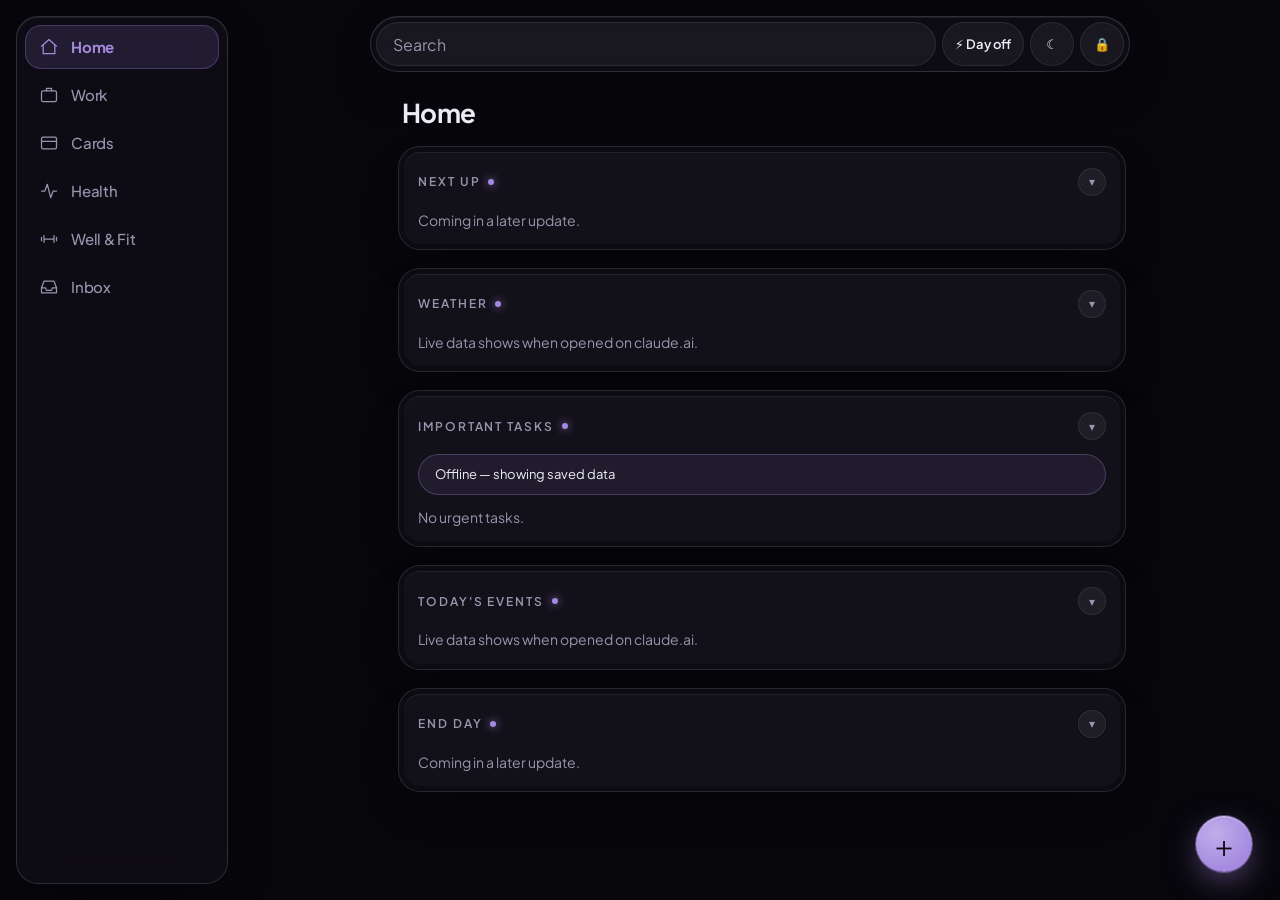
<file: command-center/src/index.html>
<!doctype html>
<html lang="en">
<head>
<meta charset="utf-8">
<meta name="viewport" content="width=device-width, initial-scale=1, viewport-fit=cover">
<title>Command Center</title>
<link rel="preconnect" href="https://fonts.googleapis.com">
<link rel="preconnect" href="https://fonts.gstatic.com" crossorigin>
<link rel="stylesheet" href="https://fonts.googleapis.com/css2?family=Geist+Mono:wght@400;500;600&family=Plus+Jakarta+Sans:wght@400;500;600;700&display=swap">
<meta name="theme-color" content="#07060b">
<link rel="stylesheet" href="./styles.css">
</head>
<body>
<header id="topbar">
  <input id="search" type="search" placeholder="Search" aria-label="Search">
  <button id="shift-toggle" type="button" class="topbtn" aria-pressed="false">⚡ Day off</button>
  <button id="theme-toggle" type="button" class="topbtn" aria-label="Switch to light theme">☾</button>
</header>
<main id="view" tabindex="-1"></main>
<nav id="tabs" aria-label="Sections"></nav>
<button id="fab" type="button" aria-label="Quick add">+</button>
<dialog id="quickadd" aria-label="Quick add"></dialog>
<dialog id="ask" aria-label="Ask Claude"></dialog>
<script type="module" src="./main.js"></script>
</body>
</html>
</file>
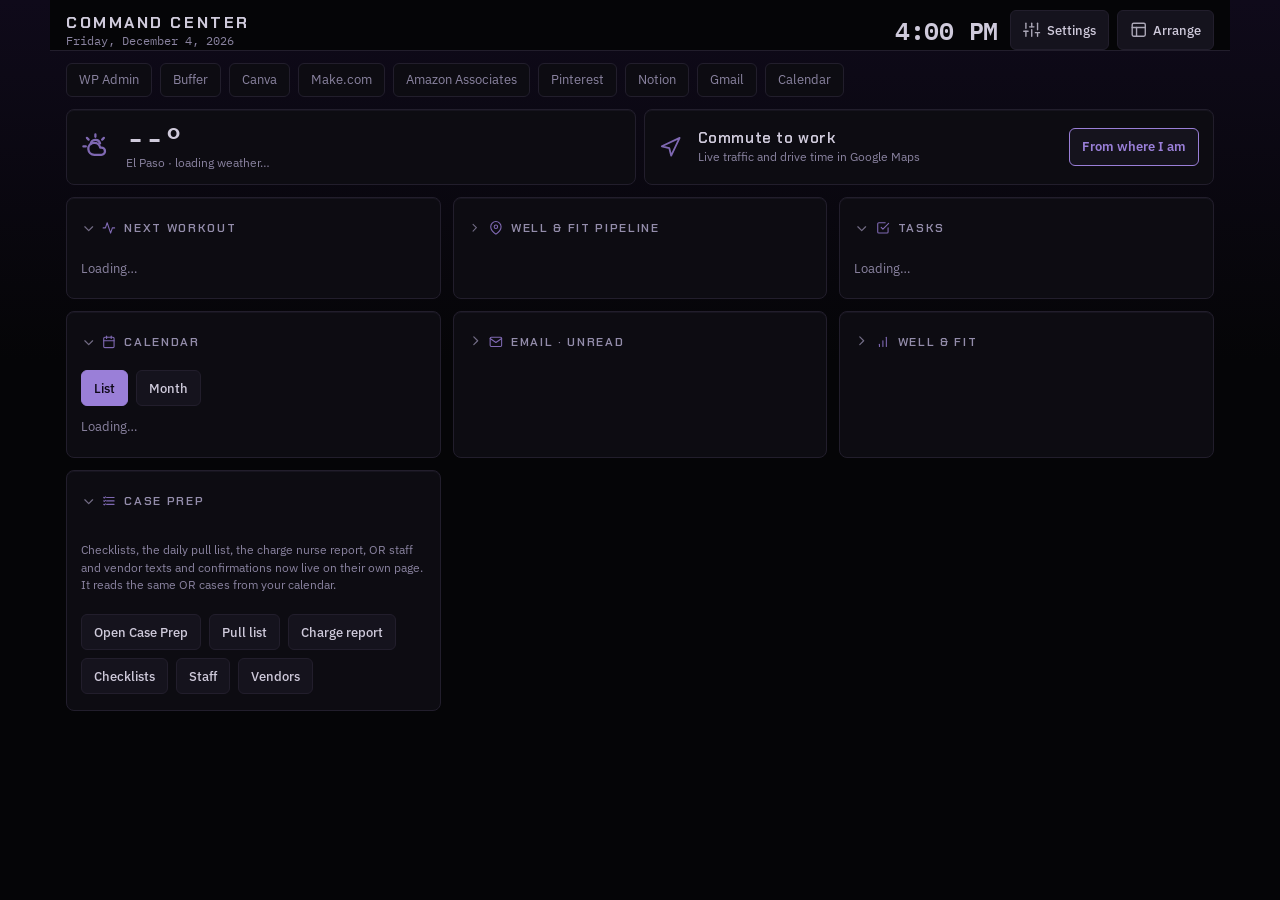
<file: backups/2026-10-03-command-center-v97.html>
<!doctype html><html><head><meta charset=utf8><meta name=viewport content="width=device-width,initial-scale=1,viewport-fit=cover"><style>:root{color-scheme:light;box-sizing:border-box;padding-top:env(safe-area-inset-top,0px);padding-bottom:env(safe-area-inset-bottom,0px)}html{scroll-padding-top:env(safe-area-inset-top,0px)}body{margin:0;padding:0;font:14px -apple-system,BlinkMacSystemFont,sans-serif;background:#faf9f5;color:#141413}img{max-width:100%}[hidden]:not([hidden=until-found i]){display:none!important}</style></head><body>
<title>Mychael Command Center</title>
<link rel="preconnect" href="https://fonts.googleapis.com">
<link rel="preconnect" href="https://fonts.gstatic.com" crossorigin>
<link rel="stylesheet" href="https://fonts.googleapis.com/css2?family=Chakra+Petch:wght@600;700&family=IBM+Plex+Mono:wght@400;500;600&family=IBM+Plex+Sans:wght@400;500;600&display=swap">
<style>
/* Layout: sticky instrument header (clock, date, heartbeat trace) -> shift banner + weather/commute strip -> today's brief -> responsive card grid ordered by day type. Phones get a bottom jump bar. */
:root{--sp-1:4px;--sp-2:8px;--sp-3:12px;--sp-4:16px;--sp-5:24px;--fs-cap:.72rem;--fs-sm:.8rem;--fs-body:.9rem;--fs-title:1.1rem;--fs-disp:1.35rem;
  --bg:#eaf1f0; --panel:#ffffff; --raise:#f3f8f7; --ink:#11201f; --muted:#546f6c; --head:#546f6c;
  --line:#cfdcd9; --line2:#e2ebe9;
  --accent:#0a7a6e; --accent-ink:#ffffff; --accent-soft:#d8efeb;
  --work:#2a6db0; --wf:#0a7a6e; --home:#8f620d; --fit:#b1403a; --gen:#606a76;
  --ok:#0a7a6e; --warn:#9a6200; --bad:#b1403a;
  --sans:"IBM Plex Sans",system-ui,-apple-system,"Segoe UI",sans-serif;
  --mono:"IBM Plex Mono",ui-monospace,Consolas,monospace;
  --disp:"Chakra Petch","IBM Plex Sans",system-ui,sans-serif;
  --glow:none; --r:8px;
}
@media (prefers-color-scheme:dark){:root:not([data-theme="light"]){
  color-scheme:dark;--bg:#0c1413;--panel:#141e1d;--raise:#1a2726;--ink:#e2ecea;--muted:#8ea39f;--head:#8ea39f;--line:#2a3a37;--line2:#1f2c2a;
  --accent:#3fc1b1;--accent-ink:#06100f;--accent-soft:#163532;--work:#6fa6e0;--wf:#3fc1b1;--home:#d9a54f;--fit:#e3776d;--gen:#a3a3b3;--ok:#3fc1b1;--warn:#e0a84a;--bad:#e3776d}}
:root[data-theme="dark"]{
  color-scheme:dark;--bg:#0c1413;--panel:#141e1d;--raise:#1a2726;--ink:#e2ecea;--muted:#8ea39f;--head:#8ea39f;--line:#2a3a37;--line2:#1f2c2a;
  --accent:#3fc1b1;--accent-ink:#06100f;--accent-soft:#163532;--work:#6fa6e0;--wf:#3fc1b1;--home:#d9a54f;--fit:#e3776d;--gen:#a3a3b3;--ok:#3fc1b1;--warn:#e0a84a;--bad:#e3776d}

/* ---- OR Monitor look (default). Overrides the palette on the body, so it is always dark. ---- */
body[data-look="or"]{color-scheme:dark;
  --bg:#050e0e;--panel:#091a1a;--raise:#0e2324;--ink:#d9f0ea;--muted:#7ea89f;--head:#93d9c8;
  --line:#173a3a;--line2:#0f2a2a;
  --accent:#4fe3c1;--accent-ink:#04110f;--accent-soft:rgba(79,227,193,.11);
  --work:#6cc4ff;--wf:#4fe3c1;--home:#ffc857;--fit:#ff8794;--gen:#9fb7b1;--ok:#4fe3c1;--warn:#ffd25e;--bad:#ff6b7f;
  --glow:0 0 14px rgba(79,227,193,.4);
  background:radial-gradient(120% 50% at 50% -8%,#0b2a28 0%,#050e0e 62%) fixed,#050e0e}

/* ---- Black & Purple look (default): near-black neutrals, violet accent, no glow. ---- */
body[data-look="noir"]{color-scheme:dark;
  --bg:#050507;--panel:#0d0c12;--raise:#15131d;--ink:#cfcadb;--muted:#8a83a0;--head:#948dab;
  --line:#221e2c;--line2:#16141d;
  --accent:#9a7fd8;--accent-ink:#0c0716;--accent-soft:rgba(154,127,216,.14);
  --work:#9a7fd8;--wf:#5c9e93;--home:#b08f52;--fit:#b96579;--gen:#847e95;--ok:#5c9e93;--warn:#b8934f;--bad:#c26a75;
  --glow:none;
  background:linear-gradient(180deg,#0f0a1a 0,#050507 360px) fixed,#050507}
body[data-look="noir"] h1{color:var(--ink);letter-spacing:.16em}
body[data-look="noir"] .clock{color:var(--ink)}
body[data-look="noir"] .ic,body[data-look="noir"] .ic *{opacity:.9}
body[data-look="noir"] .ecg{display:none}
body[data-look="noir"] section,body[data-look="noir"] .wx,body[data-look="noir"] .commute{box-shadow:inset 0 1px 0 rgba(200,170,255,.05)}
/* ---- Dark Professional look (default): slate neutrals, steel-blue accent, no glow. ---- */
body[data-look="pro"]{color-scheme:dark;
  --bg:#0a0e14;--panel:#111722;--raise:#182030;--ink:#e4e9f0;--muted:#8794a8;--head:#a3afc0;
  --line:#243044;--line2:#19222f;
  --accent:#6ea8dc;--accent-ink:#08121e;--accent-soft:rgba(110,168,220,.13);
  --work:#6ea8dc;--wf:#62b3a4;--home:#c9a55c;--fit:#d1786f;--gen:#98a3b5;--ok:#62b3a4;--warn:#d4a95a;--bad:#dc7a72;
  --glow:none;
  background:linear-gradient(180deg,#0e1420 0,#0a0e14 340px) fixed,#0a0e14}
body[data-look="pro"] h1{color:var(--ink);letter-spacing:.16em}
body[data-look="pro"] .clock{color:var(--ink)}
body[data-look="pro"] .ecg{display:none}
body[data-look="pro"] section,body[data-look="pro"] .wx,body[data-look="pro"] .commute{box-shadow:inset 0 1px 0 rgba(255,255,255,.04)}

*{box-sizing:border-box}
body{background:var(--bg);color:var(--ink);font-family:var(--sans);font-size:15px;line-height:1.45;-webkit-text-size-adjust:100%}
.wrap{max-width:1180px;margin:0 auto;padding-inline:16px;padding-block:0 32px}
.ic,.ic *{pointer-events:none}
.ic{width:1.15em;height:1.15em;flex:none;stroke:currentColor;fill:none;stroke-width:1.9;stroke-linecap:round;stroke-linejoin:round}

/* header */
.top{position:sticky;top:env(safe-area-inset-top,0px);z-index:30;display:grid;grid-template-columns:minmax(0,1fr) auto auto;align-items:center;gap:var(--sp-1) var(--sp-3);
  margin-inline:-16px;padding:10px 16px 0;background:var(--bg);border-bottom:1px solid var(--line)}
.brand{min-width:0}
h1{font:700 1rem var(--disp);letter-spacing:.14em;text-transform:uppercase;margin:0;color:var(--ink);white-space:nowrap;overflow:hidden;text-overflow:ellipsis}
body[data-look="or"] h1{color:var(--accent)}
.date{font:400 .76rem var(--mono);color:var(--muted)}
.clock{font:600 1.55rem var(--mono);font-variant-numeric:tabular-nums;letter-spacing:-.01em}
body[data-look="or"] .clock{color:var(--accent);text-shadow:var(--glow)}
.hbtns{display:flex;gap:var(--sp-2)}
.ibtn{width:40px;min-height:40px;padding:0}
.ibtn .ic{width:1.3em;height:1.3em}
.ecg{display:none;grid-column:1/-1;height:16px;width:100%;margin:2px 0 0}
body[data-look="or"] .ecg{display:block}
.ecg path{fill:none;stroke:var(--accent);stroke-width:1.6;stroke-dasharray:420;animation:ecgtrace 3.6s linear infinite;filter:drop-shadow(0 0 3px var(--accent))}
@keyframes ecgtrace{from{stroke-dashoffset:420}to{stroke-dashoffset:0}}
@media (prefers-reduced-motion:reduce){.ecg path{animation:none;stroke-dasharray:none}}

/* controls */
button,.btn{font:500 .84rem var(--sans);min-height:36px;padding:0 12px;border-radius:6px;border:1px solid var(--line);background:var(--raise);color:var(--ink);cursor:pointer;display:inline-flex;align-items:center;justify-content:center;gap:var(--sp-2);text-decoration:none}
button:hover,.btn:hover{border-color:var(--accent)}
button.primary{background:var(--accent);color:var(--accent-ink);border-color:var(--accent);font-weight:600}
button:disabled{opacity:.45;cursor:default}
button:focus-visible,input:focus-visible,select:focus-visible,textarea:focus-visible,summary:focus-visible,a:focus-visible{outline:2px solid var(--accent);outline-offset:2px}
.x{border:0;background:none;color:var(--muted);min-width:36px;min-height:36px;padding:0}
.x:hover{color:var(--ink)}
input,select,textarea{font:inherit;font-size:var(--fs-body);min-height:38px;padding:6px 10px;border:1px solid var(--line);border-radius:6px;background:var(--raise);color:var(--ink);min-width:0}
input{flex:1 1 90px}
input[type=checkbox]{min-height:0;width:18px;height:18px;flex:none;padding:0;accent-color:var(--accent)}
select{padding-inline:8px}
textarea{width:100%;min-height:110px;resize:vertical;padding:8px 10px}
::placeholder{color:var(--muted);opacity:.85}
a{color:var(--accent)}
form{display:flex;flex-wrap:wrap;gap:var(--sp-2)}
@media (pointer:coarse){button,.btn,input,select{min-height:44px}input,select,textarea{font-size:16px}input[type=checkbox]{width:22px;height:22px;min-height:0}.x{min-width:44px;min-height:44px}}

/* cards */
.grid{display:grid;gap:var(--sp-3);grid-template-columns:repeat(auto-fit,minmax(min(100%,340px),1fr))}
section{background:var(--panel);border:1px solid var(--line);border-radius:var(--r);padding:14px 14px 16px;display:flex;flex-direction:column;gap:var(--sp-3);min-width:0;scroll-margin-top:96px}
body[data-look="or"] section,body[data-look="or"] .wx,body[data-look="or"] .commute{box-shadow:inset 0 1px 0 rgba(79,227,193,.07)}
section.wide{grid-column:1/-1}
.sh{display:flex;align-items:center;justify-content:space-between;gap:var(--sp-2);min-height:28px}
h2{display:inline-flex;align-items:center;gap:var(--sp-2);font:600 .74rem var(--disp);letter-spacing:.14em;text-transform:uppercase;margin:0;color:var(--head)}
h2 .ic{color:var(--accent)}
.meta{font:400 .72rem var(--mono);color:var(--muted);text-align:right}
.tog{border:0;background:none;padding:0;min-height:32px;cursor:pointer;display:flex;align-items:center;gap:var(--sp-2);color:inherit}
.tog:hover{border:0}
.tog .chev{transition:transform .15s;color:var(--muted);width:1em;height:1em}
.tog[aria-expanded="false"] .chev{transform:rotate(-90deg)}
.sec-body{display:flex;flex-direction:column;gap:var(--sp-3)}
.note{font-size:var(--fs-cap);color:var(--muted)}
details.help>summary,details.more>summary{font-size:var(--fs-sm);color:var(--muted)}
details.help>.note{margin:6px 0 0}
details>summary{cursor:pointer;font-size:var(--fs-sm);color:var(--muted);min-height:32px;display:flex;align-items:center}
details[open]>summary{color:var(--ink)}
.morerow{display:flex;flex-wrap:wrap;gap:var(--sp-2);align-items:center;margin-top:8px}

/* lists */
ul{list-style:none;margin:0;padding:0;display:flex;flex-direction:column}
li.row{display:grid;grid-template-columns:auto minmax(0,1fr) auto;gap:var(--sp-2);align-items:start;padding:10px 0;border-top:1px solid var(--line2)}
li.row:first-child{border-top:0;padding-top:2px}
.t{font:400 .8rem var(--mono);color:var(--muted);font-variant-numeric:tabular-nums;white-space:nowrap;min-width:4.4em;padding-top:2px}
.title{min-width:0;overflow-wrap:anywhere}
.sub{display:block;font-size:var(--fs-sm);color:var(--muted)}
.pill{font:500 .68rem var(--mono);padding:2px 8px;border-radius:99px;border:1px solid currentColor;white-space:nowrap}
.c-work{color:var(--work)}.c-wellandfit{color:var(--wf)}.c-home{color:var(--home)}.c-fitness{color:var(--fit)}.c-general{color:var(--gen)}
.empty,.err{font-size:var(--fs-body);color:var(--muted);padding:6px 0}
.err{color:var(--warn)}
.big{font:600 1.3rem var(--disp);line-height:1.2}
body[data-look="or"] .big{color:var(--warn)}
.stats{display:flex;gap:var(--sp-5);flex-wrap:wrap}
.stat b{display:block;font:600 1.6rem var(--mono);font-variant-numeric:tabular-nums}
.stat span{font-size:var(--fs-cap);color:var(--muted);text-transform:uppercase;letter-spacing:.06em}
.day-h{font:500 .72rem var(--mono);text-transform:uppercase;letter-spacing:.1em;color:var(--accent);padding:12px 0 4px;border-top:1px solid var(--line)}
.day-h:first-child{border-top:0;padding-top:0}
.src{font:400 .62rem var(--mono);color:var(--muted)}
.room{white-space:nowrap;font:500 .72rem var(--mono);background:var(--accent-soft);color:var(--accent);padding:2px 7px;border-radius:4px}
.rep{font:400 .7rem var(--mono);color:var(--accent)}
.links{display:flex;flex-wrap:wrap;gap:var(--sp-2)}
#quick{flex-wrap:nowrap;overflow-x:auto;scrollbar-width:none;-webkit-overflow-scrolling:touch;margin-block:12px 0}
#quick::-webkit-scrollbar{display:none}
#quick a{white-space:nowrap;padding:0 12px;min-height:34px;display:inline-flex;align-items:center;font-size:var(--fs-sm);border:1px solid var(--line);border-radius:6px;text-decoration:none;color:var(--muted);background:var(--panel)}
#quick a:hover{color:var(--ink);border-color:var(--accent)}

/* status strip */
.status{display:grid;grid-template-columns:repeat(auto-fit,minmax(min(100%,320px),1fr));gap:var(--sp-2);margin-block:12px}
.shift{display:flex;align-items:center;gap:var(--sp-2);background:var(--accent-soft);border:1px solid var(--line);border-radius:var(--r);padding:10px 14px;font-weight:600;font-size:var(--fs-body);margin-top:12px}
.shift::before{content:"";width:10px;height:10px;border-radius:50%;background:var(--accent);flex:none;box-shadow:var(--glow)}
.shift[data-state="off"]::before{background:var(--muted);box-shadow:none}
.shift[data-state="rest"]::before{background:var(--home);box-shadow:none}
.wx,.commute{background:var(--panel);border:1px solid var(--line);border-radius:var(--r);padding:12px 14px;display:flex;flex-wrap:wrap;align-items:center;gap:var(--sp-2) var(--sp-4)}
.wx .temp{font:600 2rem var(--mono);font-variant-numeric:tabular-nums;line-height:1}
body[data-look="or"] .wx .temp{color:var(--warn)}
.wx .wxcol{display:flex;flex-direction:column;min-width:0}
.wx .wxalert{flex-basis:100%;color:var(--bad);font-weight:600;font-size:var(--fs-sm)}
.commute{align-content:center}
.commute .cbig{font:600 .95rem var(--disp);letter-spacing:.04em}
.commute .cico{color:var(--accent);width:1.5em;height:1.5em}
.commute a.btn{font-size:var(--fs-sm);font-weight:600;min-height:38px;padding:0 12px;border:1px solid var(--accent);color:var(--accent);border-radius:6px}
.commute a.btn.primary{background:var(--accent);color:var(--accent-ink)}
#cm-btns{display:flex;flex-wrap:wrap;gap:var(--sp-2)}

/* brief */
.brow{display:grid;grid-template-columns:1.6em minmax(0,1fr);gap:var(--sp-2);align-items:start;padding:7px 0;border-top:1px solid var(--line2)}
.brow:first-child{border-top:0}
.bi{color:var(--accent);padding-top:2px}
.reel{background:var(--panel);border:1px dashed var(--accent);border-radius:6px;padding:8px 10px;font-size:var(--fs-sm)}
.stage-tabs{display:flex;flex-wrap:wrap;gap:var(--sp-2)}
.stage-tabs button.on{background:var(--accent);color:var(--accent-ink);border-color:var(--accent)}
.nbody{display:block;font-size:var(--fs-sm);color:var(--muted);white-space:pre-wrap;margin-top:2px}

/* tasks */
.chk{width:22px;height:22px;accent-color:var(--accent);cursor:pointer;margin:0}
.task-done .title{text-decoration:line-through;color:var(--muted)}
.pri{font:600 .64rem var(--mono);padding:1px 6px;border-radius:4px;white-space:nowrap;letter-spacing:.04em}
.pri-high{background:var(--bad);color:var(--accent-ink)}.pri-med{background:var(--warn);color:var(--accent-ink)}.pri-low{border:1px solid var(--line);color:var(--muted)}
.due{font:400 .7rem var(--mono);color:var(--muted)}.due.late{color:var(--bad);font-weight:600}
.tedit{display:flex;flex-wrap:wrap;gap:var(--sp-2);padding:10px 0;border-top:1px solid var(--line2)}
.tbar{display:flex;flex-wrap:wrap;gap:var(--sp-2);align-items:center}
.tbar label{display:flex;align-items:center;gap:var(--sp-2)}
li.row.task-high{border-left:3px solid var(--bad);padding-left:8px}
li.row.task-med{border-left:3px solid var(--warn);padding-left:8px}
li.row:has(.grip){grid-template-columns:auto auto minmax(0,1fr) auto}
li.row:has(.chk){grid-template-columns:auto minmax(0,1fr) auto}
li.row:has(.grip):has(.chk){grid-template-columns:auto auto minmax(0,1fr) auto}
.grip{cursor:grab;touch-action:none;user-select:none;color:var(--muted);font-size:var(--fs-title);padding:0 4px}
li.dragging{opacity:.5;background:var(--accent-soft)}

/* arrange mode */
.mv{display:none;cursor:grab;touch-action:none;user-select:none;font-size:var(--fs-disp);color:var(--accent);padding:0 6px 0 0}
body.arranging .mv{display:inline-block}
body.arranging .grid>section{outline:2px dashed var(--accent);outline-offset:-2px}
body.arranging .grid>section.moving{opacity:.55}
#arrange-bar{display:none;align-items:center;gap:var(--sp-2);flex-wrap:wrap;background:var(--accent-soft);color:var(--accent);border-radius:var(--r);padding:8px 12px;margin-bottom:12px;font-size:var(--fs-body);font-weight:600}
body.arranging #arrange-bar{display:flex}

/* month calendar */
.mcal{display:grid;grid-template-columns:repeat(7,minmax(0,1fr));gap:var(--sp-1)}
.mcal .dh{font:400 .62rem var(--mono);color:var(--muted);text-align:center;padding:2px 0}
.mcal button{border:1px solid transparent;background:var(--raise);border-radius:6px;min-height:46px;padding:3px 2px;display:flex;flex-direction:column;align-items:center;gap:var(--sp-1);color:var(--ink)}
.mcal button.out{opacity:.35}
.mcal button.today{border-color:var(--accent);font-weight:700}
.mcal button.sel{background:var(--accent);color:var(--accent-ink)}
.mcal .n{font-size:var(--fs-sm);font-variant-numeric:tabular-nums}
.mcal .dots{display:flex;gap:var(--sp-1);flex-wrap:wrap;justify-content:center;max-width:100%}
.mcal .dot{width:5px;height:5px;border-radius:50%;background:var(--work)}
.mcal .dot.case{background:var(--bad)}.mcal .dot.task{background:var(--wf)}
.mcal button.sel .dot{background:var(--accent-ink)}
.calnav{display:flex;align-items:center;justify-content:space-between;gap:var(--sp-2)}
.lg{display:inline-block;width:8px;height:8px;border-radius:50%;margin-right:4px}

/* rep dropdown + confirmation chips */
.repdd{flex:1 1 100%;position:relative}
.repdd>summary{list-style:none;cursor:pointer;border:1px solid var(--line);border-radius:6px;background:var(--raise);padding:8px 10px;font-size:var(--fs-sm);display:flex;justify-content:space-between;gap:var(--sp-2);color:var(--ink)}
.repdd>summary::-webkit-details-marker{display:none}
.repdd>summary::after{content:"\25BE";color:var(--muted)}
.repdd[open]>summary::after{content:"\25B4"}
.repdd .ddlist{border:1px solid var(--line);border-top:0;border-radius:0 0 6px 6px;background:var(--panel);padding:8px 10px;display:flex;flex-direction:column;gap:var(--sp-2);max-height:240px;overflow:auto}
.rrow{display:flex;align-items:center;gap:var(--sp-1);min-width:0;max-width:100%;margin-top:6px}
.conf{min-height:32px;padding:3px 10px;border-radius:99px;font-size:var(--fs-sm);line-height:1.25;text-align:left;justify-content:flex-start;flex:0 1 auto;min-width:0;gap:var(--sp-2)}
.conf::before{content:"";width:8px;height:8px;border-radius:50%;background:var(--muted);flex:none}
.conf .cs{font-weight:600}
.conf.ok{border-color:var(--ok)}.conf.ok::before{background:var(--ok)}
.conf.no{border-color:var(--bad)}.conf.no::before{background:var(--bad)}
.conf.sent::before{background:var(--warn)}
.rnote{display:block;font-size:var(--fs-cap);color:var(--muted);font-style:italic;padding:2px 0 0 10px}
.prep{margin-top:6px}.prep>summary{cursor:pointer;font-size:var(--fs-sm);color:var(--accent);font-weight:600;min-height:32px}
.prep label{display:flex;gap:var(--sp-2);align-items:center;font-size:var(--fs-body);padding:5px 0}
.prep label.done span{text-decoration:line-through;color:var(--muted)}
.prep-sec{margin:8px 0 2px}
.prep-sec b{display:block;font:500 .7rem var(--mono);text-transform:uppercase;letter-spacing:.05em;color:var(--muted);margin-bottom:2px}
.psec-in{min-height:52px}

/* vendor send rows */
.rs{display:flex;align-items:center;justify-content:space-between;gap:var(--sp-2);padding:4px 0 4px 10px;margin-top:8px;border-left:2px solid var(--line)}
.rs.done{border-left-color:var(--ok)}
.rs-who{min-width:0;display:flex;flex-direction:column;line-height:1.25}
.rs-who small{color:var(--muted);font-size:var(--fs-cap)}
.rs-act{display:flex;align-items:center;gap:var(--sp-2);flex:none}
.vbtn{display:inline-flex;align-items:center;justify-content:center;min-height:36px;min-width:64px;font-size:var(--fs-sm);font-weight:600;padding:0 14px;border-radius:6px;background:var(--accent);color:var(--accent-ink);text-decoration:none;border:1px solid var(--accent)}
.vbtn.sent{background:none;color:var(--muted);border-color:var(--line)}
.vcopy{min-height:36px;font-size:var(--fs-sm);font-weight:600;padding:0 12px;border-radius:6px;border:1px solid var(--accent);color:var(--accent);background:var(--accent-soft)}
/* iOS marks sms: links visited after a tap even if the app never opens, and applies its own link color, so set every state. */
.vbtn:visited,.vbtn:active,.vbtn:hover,.vbtn:link{color:var(--accent-ink)}
.vbtn.sent:visited,.vbtn.sent:active,.vbtn.sent:hover,.vbtn.sent:link{color:var(--muted)}
.linkbtn{border:0;background:none;color:var(--accent);text-decoration:underline;min-height:32px;padding:0 4px}


/* vendor cards (v76) */
#vend-list{display:flex;flex-direction:column;gap:var(--sp-2)}
.vc{list-style:none;border:1px solid var(--line);border-radius:var(--r);background:var(--raise);overflow:hidden}
.vc-h{display:flex;align-items:flex-start;gap:var(--sp-3);padding:var(--sp-2) var(--sp-3)}
.vc-time{white-space:nowrap;font:600 var(--fs-sm) var(--mono);color:var(--accent);min-width:4.6em;padding-top:1px}
.vc-time.chg{color:var(--warn);min-width:5em}
.vc-t{flex:1;min-width:0;display:flex;flex-direction:column;line-height:1.3}
.vc-t small,.vr-who small{color:var(--muted);font-size:var(--fs-cap)}
.vc-h>.x{flex:none}
.vc-lines{padding:0 var(--sp-3) var(--sp-2);font-size:var(--fs-sm);display:flex;flex-direction:column;gap:2px}
.vc-lines span{color:var(--muted);font-family:var(--mono);margin-right:var(--sp-2)}
.vc-b{border-top:1px solid var(--line)}
.vc-none{display:block;padding:var(--sp-2) var(--sp-3);color:var(--muted);font-size:var(--fs-sm)}
.vr{display:flex;align-items:center;justify-content:space-between;gap:var(--sp-2);padding:var(--sp-2) var(--sp-3);flex-wrap:wrap}
.vr+.vr{border-top:1px dashed var(--line)}
.vr-who{display:flex;flex-direction:column;min-width:0;flex:1 1 8rem;line-height:1.25}
.vr-act{display:flex;align-items:center;gap:var(--sp-1);flex:none}
.vr.done .vr-who{opacity:.6}
.vr .vbtn{min-width:0;gap:6px;padding:0 12px}
.vr .vbtn.sent{color:var(--ok);border-color:var(--ok)}
.vr .vbtn.sent:visited,.vr .vbtn.sent:active,.vr .vbtn.sent:hover,.vr .vbtn.sent:link{color:var(--ok)}
/* calendar/case rep confirmations use the vendor card rows (v79) */
.vcx{display:block;border:1px solid var(--line);border-radius:6px;background:var(--raise);margin-top:var(--sp-2);overflow:hidden;min-width:0}
.vcx .vr{flex-wrap:wrap}.vcx .vr>.cnote-row,.vcx .vr>span[style*="flex:1 1 100%"]{order:9}
.vcx .vr-who{flex:1 1 4rem}
.vr .conf{min-height:34px;border-radius:6px;padding:0 10px;gap:6px;flex:none;white-space:nowrap;font-weight:600}
.vr .conf::before{display:none}
.vr .conf.sent{border-color:var(--warn);color:var(--warn)}
.vr .conf.ok{color:var(--ok)}.vr .conf.no{color:var(--bad)}
/* case prep v80 */
.prep{margin-top:var(--sp-2)}
.prep>summary{display:flex;align-items:center;gap:var(--sp-2);min-height:40px}
.prep-bar{flex:0 0 64px;height:6px;border-radius:3px;background:var(--line);overflow:hidden;display:inline-block}.prep-bar i{display:block;height:100%;background:var(--ok)}
.prep-src{display:flex;justify-content:space-between;align-items:center;gap:var(--sp-2);font-size:var(--fs-sm);color:var(--muted);padding:4px 0}
.prep-assign{display:flex;flex-wrap:wrap;gap:var(--sp-2);align-items:center}.prep-assign select{flex:1 1 180px;min-width:0}
.prep-mini{white-space:nowrap;min-height:34px;padding:0 10px;font-size:var(--fs-sm);border-radius:6px;border:1px solid var(--line);background:none;color:var(--accent);font-weight:600}
.prep-sh{display:flex;justify-content:space-between;align-items:center;gap:var(--sp-2);border-bottom:1px solid var(--line);padding-bottom:2px;margin-bottom:2px}
.prep-sh b{margin:0;min-width:0}
.prep-all{white-space:nowrap;min-height:34px;padding:0 12px;font-size:var(--fs-sm);border-radius:6px;border:1px solid var(--accent);background:var(--accent-soft);color:var(--accent);font-weight:600}
.prow{display:flex;align-items:center;gap:var(--sp-2);min-height:46px;border-bottom:1px dashed var(--line)}
.prow label{flex:1;min-width:0;display:flex;align-items:center;gap:var(--sp-3);min-height:46px;padding:0;font-size:var(--fs-body);cursor:pointer}
.prow input[type=checkbox]{width:24px;height:24px;flex:none;margin:0}
.prow.done label span{text-decoration:line-through;color:var(--muted)}
.prow.skipped{opacity:.6}.prow-t{flex:1;text-decoration:line-through;color:var(--muted);font-size:var(--fs-sm)}
.prep-tag{font-style:normal;font-size:var(--fs-cap);color:var(--muted);margin-left:6px}
.prep-add{display:flex;flex-wrap:wrap;gap:var(--sp-2);margin-top:var(--sp-2)}
.prep-add select{flex:1 1 130px;min-width:0}.prep-add input{flex:2 1 160px;min-width:0}
/* daily pull list */
.pl{display:flex;flex-direction:column;gap:var(--sp-3)}
.pl-bin{border:1px solid var(--line);border-radius:var(--r);background:var(--raise);padding:var(--sp-2) var(--sp-3);display:flex;flex-direction:column;gap:var(--sp-2)}
.pl-bh{display:flex;align-items:flex-start;gap:var(--sp-3)}
.pl-n{font:600 var(--fs-sm) var(--mono);color:var(--accent);white-space:nowrap;min-width:4.2em;padding-top:1px}
.pl-t{flex:1;min-width:0;display:flex;flex-direction:column;line-height:1.3}.pl-t small{color:var(--muted);font-size:var(--fs-cap)}
.pl-c{font:600 var(--fs-sm) var(--mono);color:var(--warn)}.pl-c.ok{color:var(--ok)}
.pl-send{margin-top:var(--sp-3);border-top:1px solid var(--line);padding-top:var(--sp-2)}
.pl-send>summary{cursor:pointer;font-weight:600;min-height:40px;display:flex;align-items:center}
.ps-h{font:600 var(--fs-cap) var(--mono);letter-spacing:.06em;text-transform:uppercase;color:var(--muted);margin:var(--sp-3) 0 var(--sp-1)}
.ps-r{display:flex;flex-wrap:wrap;align-items:center;gap:var(--sp-2);padding:var(--sp-2) 0;border-bottom:1px solid var(--line)}
.ps-r.done{opacity:.6}
.ps-who{flex:1 1 150px;min-width:0;display:flex;flex-direction:column}.ps-who small{color:var(--muted);font-size:var(--fs-cap)}
.ps-r .vd-phone{display:block}
.ps-r button,.ps-r a.btn{min-height:40px;padding:0 var(--sp-3);border:1px solid var(--line);border-radius:var(--r);background:var(--raise);color:var(--fg);font:inherit;font-size:var(--fs-sm);text-decoration:none;display:inline-flex;align-items:center}
.ps-r button.on{border-color:var(--ok);color:var(--ok)}
.pl-sh{cursor:pointer;justify-content:flex-start;min-height:40px;user-select:none}
.pl-sh .prep-all{margin-left:auto}
.pl-chev{width:1.2em;color:var(--muted)}
.pl-cnt{font:500 var(--fs-cap) var(--mono);color:var(--muted);margin-left:var(--sp-2)}
.pl-tools{display:flex;justify-content:flex-end}
.pl-warn{border-left:3px solid var(--warn);padding:2px 0 2px var(--sp-3);display:flex;flex-direction:column;gap:var(--sp-2)}
.pl-un{display:flex;flex-direction:column;gap:var(--sp-1);font-size:var(--fs-sm)}.pl-un small{display:block;color:var(--muted);font-size:var(--fs-cap)}
.pl-sec .prow{flex-wrap:wrap}.pl-chips{display:flex;flex-wrap:wrap;gap:var(--sp-2);font:600 var(--fs-cap) var(--mono)}
.pl-chip{color:var(--warn);white-space:nowrap}.pl-chip.dn{color:var(--ok)}
.pl-x{color:var(--accent);font-family:var(--mono)}
.basechk{flex:1 1 100%;display:flex;align-items:center;gap:var(--sp-3);min-height:40px;font-size:var(--fs-sm)}.basechk input{width:22px;height:22px;flex:none;margin:0}
/* OR staff (v81) */
.staff{margin-top:var(--sp-2)}
.staffdd{margin-top:var(--sp-2);border:1px solid var(--line);border-radius:6px;background:var(--raise)}
.staffdd>summary{cursor:pointer;min-height:40px;display:flex;align-items:center;padding:0 var(--sp-3);font-size:var(--fs-sm);color:var(--accent);font-weight:600;overflow-wrap:anywhere}
.staffdd[open]>summary{border-bottom:1px solid var(--line)}
.staff-grp{padding:var(--sp-2) var(--sp-3)}.staff-grp>b{display:block;font:600 .7rem var(--mono);text-transform:uppercase;letter-spacing:.05em;color:var(--muted);border-bottom:1px solid var(--line);padding-bottom:2px;margin-bottom:2px}
.staff-row{display:flex;align-items:center;gap:var(--sp-3);min-height:44px;border-bottom:1px dashed var(--line);cursor:pointer;font-size:var(--fs-body)}
.staff-row input{width:24px;height:24px;flex:none;margin:0}
.staff-n{flex:1;min-width:0;display:flex;flex-direction:column;line-height:1.25}.staff-n small{color:var(--muted);font-size:var(--fs-cap)}
.staff-row.on .staff-n>span:first-child{color:var(--accent);font-weight:600}.staff-n small{font-weight:400;overflow-wrap:normal}.staff-busy{font-weight:400}
.staff-busy{display:block;font-size:var(--fs-cap);color:var(--warn)}
#staff-form{display:flex;flex-wrap:wrap;gap:var(--sp-2);margin-top:var(--sp-2)}
.pl-staff{display:block;color:var(--accent)}
.cr-staff{display:flex;flex-wrap:wrap;gap:var(--sp-1) var(--sp-3);font-size:var(--fs-sm)}.cr-staff b{font:600 .7rem var(--mono);color:var(--muted);text-transform:uppercase;margin-right:4px}.cr-staff i{color:var(--muted)}
/* vendor directory (v85) */
#vend-reps{list-style:none;margin:0;padding:0;display:flex;flex-direction:column}
.vd-co{display:flex;justify-content:space-between;align-items:baseline;gap:var(--sp-2);margin-top:var(--sp-3);padding:8px var(--sp-3);background:var(--raise);border:1px solid var(--line);border-radius:var(--r) var(--r) 0 0}
.vd-co:first-child{margin-top:0}
.vd-co b{font:600 var(--fs-sm) var(--mono);text-transform:uppercase;letter-spacing:.08em;color:var(--accent)}
.vd-co span{font-size:var(--fs-cap);color:var(--muted)}
.vd{display:flex;align-items:flex-start;gap:var(--sp-2);padding:var(--sp-3);border:1px solid var(--line);border-top:0;background:var(--panel)}
.vd:has(+.vd-co),.vd:last-child{border-radius:0 0 var(--r) var(--r)}
.vd+.vd{border-top:1px solid var(--line2)}
.vd-main{flex:1;min-width:0;display:flex;flex-direction:column;gap:6px}
.vd-top{display:flex;flex-direction:column;gap:1px}
.vd-top b{font-size:var(--fs-body)}
.vd-phone{font:400 var(--fs-sm) var(--mono);font-variant-numeric:tabular-nums;color:var(--muted)}
.vd-f{display:grid;grid-template-columns:5.5rem minmax(0,1fr);gap:var(--sp-2);font-size:var(--fs-sm);line-height:1.35}
.vd-f>span{font:500 .68rem var(--mono);text-transform:uppercase;letter-spacing:.06em;color:var(--muted);padding-top:2px}
.vd-f>div{overflow-wrap:anywhere}
.vd-act{display:flex;flex:none}
.vd-act .x.armed{color:var(--bad);font-weight:600;width:auto;padding:0 8px}
.vd .grip{padding:0;align-self:center}
.vd-edit,.vd-form{display:flex;flex-wrap:wrap;gap:var(--sp-3);padding:var(--sp-3);border:1px solid var(--line);background:var(--raise);border-radius:var(--r)}
.fl{display:flex;flex-direction:column;gap:4px;flex:1 1 130px;min-width:0;font:500 .68rem var(--mono);text-transform:uppercase;letter-spacing:.06em;color:var(--muted)}
.fl.w{flex-basis:100%}
.fl input,.fl textarea{flex:none;width:100%;min-height:40px;font:400 var(--fs-body) var(--sans,inherit);text-transform:none;letter-spacing:0;color:var(--ink)}
/* directory tabs (v86) */
.ptabs{display:grid;grid-template-columns:1fr 1fr;gap:var(--sp-2);margin-bottom:var(--sp-2)}
.ptab{display:flex;align-items:center;justify-content:center;gap:var(--sp-2);min-height:48px;border:1px solid var(--line);border-radius:var(--r);background:var(--raise);color:var(--muted);font-weight:600;font-size:var(--fs-body)}
.ptab .ic{width:1.3em;height:1.3em}
.ptab em{font:500 var(--fs-sm) var(--mono);font-style:normal;opacity:.8}
.ptab[aria-expanded]{}
.ptab.on{background:var(--accent-soft);border-color:var(--accent);color:var(--accent)}
.ppanel{display:flex;flex-direction:column;gap:var(--sp-2)}
/* charge report (v76) */
.cr{border:1px solid var(--line);border-radius:var(--r);background:var(--raise);padding:var(--sp-3);display:flex;flex-direction:column;gap:var(--sp-3);max-height:70vh;overflow:auto}
.cr-head{display:flex;flex-direction:column;line-height:1.3}.cr-head b{font-size:var(--fs-title)}.cr-head span{color:var(--muted);font-size:var(--fs-sm)}
.cr-sum{display:grid;grid-template-columns:repeat(3,1fr);gap:var(--sp-2)}
.cr-sum>div{border:1px solid var(--line);border-radius:6px;padding:var(--sp-2);display:flex;flex-direction:column;align-items:center}
.cr-sum b{font-size:var(--fs-title);font-variant-numeric:tabular-nums}.cr-sum small{color:var(--muted);font-size:var(--fs-cap)}
.cr-sum .ok b{color:var(--ok)}.cr-sum .warn b{color:var(--warn)}
.cr-attn{border-left:3px solid var(--warn);padding:2px 0 2px var(--sp-3)}.cr-attn.ok{border-left-color:var(--ok)}
.cr-attn h4{margin:0 0 4px;font:600 var(--fs-cap) var(--mono);text-transform:uppercase;letter-spacing:.06em;color:var(--warn)}.cr-attn.ok h4{color:var(--ok)}
.cr-attn ul{margin:0;padding-left:1.1em;font-size:var(--fs-sm)}.cr-attn p{margin:0;font-size:var(--fs-sm)}
.cr-case{border-top:1px solid var(--line);padding-top:var(--sp-3);display:flex;flex-direction:column;gap:var(--sp-2)}
.cr-ch{display:flex;gap:var(--sp-3)}.cr-time{white-space:nowrap;font:600 var(--fs-sm) var(--mono);color:var(--accent);min-width:4.6em}
.cr-ct{display:flex;flex-direction:column;line-height:1.3;min-width:0}.cr-ct small{color:var(--muted);font-size:var(--fs-cap)}
.cr-reps{display:flex;flex-wrap:wrap;gap:6px}
.cr-pill{font-size:var(--fs-cap);padding:2px 10px;border-radius:99px;border:1px solid var(--line)}
.cr-pill.ok{border-color:var(--ok);color:var(--ok)}.cr-pill.no{border-color:var(--bad);color:var(--bad)}.cr-pill.wait{border-color:var(--warn);color:var(--warn)}
.cr-none{color:var(--muted);font-size:var(--fs-cap)}
.cr-prep{display:flex;align-items:center;gap:var(--sp-2);font-size:var(--fs-sm)}.cr-prep.bad{color:var(--bad)}
.cr-bar{flex:0 0 80px;height:6px;border-radius:3px;background:var(--line);overflow:hidden}.cr-bar i{display:block;height:100%;background:var(--ok)}
.cr-open{background:var(--bg);border:1px solid var(--line);border-radius:6px;padding:var(--sp-2) var(--sp-3);display:flex;flex-direction:column;gap:var(--sp-2)}
.cr-open h5{margin:0;font:600 .7rem var(--mono);text-transform:uppercase;letter-spacing:.06em;color:var(--warn)}
.cr-sec b{display:flex;justify-content:space-between;gap:var(--sp-2);font:600 .7rem var(--mono);text-transform:uppercase;letter-spacing:.05em;color:var(--muted);border-bottom:1px solid var(--line);padding-bottom:2px;margin-bottom:2px}
.cr-sec b span{font-weight:400;text-transform:none;letter-spacing:0}
.cr-sec ul{list-style:none;margin:0;padding:0;font-size:var(--fs-sm)}
.cr-sec li{display:flex;gap:var(--sp-2);padding:3px 0;line-height:1.3}.cr-sec li i{font-style:normal;color:var(--warn);flex:none}
.cr-sec li.dn{color:var(--muted);text-decoration:line-through}.cr-sec li.dn i{color:var(--ok)}
.cr-prep.ok{color:var(--ok)}
.cr-note{font-size:var(--fs-sm);color:var(--muted);font-style:italic;padding-left:var(--sp-3)}
.cr-foot,.cr-empty{color:var(--muted);font-size:var(--fs-cap)}

/* workout */
#fit-rows{display:flex;flex-direction:column;gap:var(--sp-2)}
.lastlog{font-size:var(--fs-sm);color:var(--muted);background:var(--raise);border-radius:6px;padding:8px 10px;white-space:pre-wrap;overflow-wrap:anywhere}
.exblock{border:1px solid var(--line);border-radius:var(--r);padding:10px;background:var(--raise);display:flex;flex-direction:column;gap:var(--sp-2)}
.exhead{display:flex;align-items:center;gap:var(--sp-2)}
.exhead .ex-name{font-weight:600;flex:1 1 auto;min-width:0;background:var(--panel)}
.ex-mod-panel{display:flex;flex-wrap:wrap;gap:var(--sp-2);padding:6px 0 2px;border-top:1px dashed var(--line)}
.ex-mod-panel button{font-size:var(--fs-sm)}
.setrow{display:grid;grid-template-columns:2.6rem minmax(0,1fr) auto minmax(0,1fr) auto 2rem;gap:var(--sp-2);align-items:center}
.setrow .set-num{font:400 .72rem var(--mono);color:var(--muted);white-space:nowrap}
.setrow .set-x{font-size:var(--fs-sm);color:var(--muted)}
.setrow input:not([type=checkbox]){width:100%;padding:6px}
.setrow label.ck{display:flex;align-items:center;gap:var(--sp-1);font-size:var(--fs-cap);color:var(--muted);white-space:nowrap}
.setrow.set-done{opacity:.6}
.setrow.set-done input{text-decoration:line-through}
.add-set{align-self:flex-start;font-size:var(--fs-sm)}
.exblock.sup{border-left:3px solid var(--accent);background:var(--accent-soft)}
.sup-tag{font:600 .68rem var(--mono);color:var(--accent);text-transform:uppercase;letter-spacing:.06em}
.boxed{display:flex;flex-direction:column;gap:var(--sp-2);border:1px solid var(--accent);border-radius:var(--r);padding:10px 12px;background:var(--accent-soft)}

/* settings */
.set-grid{display:flex;flex-direction:column;gap:var(--sp-2)}
.set-grid details{border:1px solid var(--line);border-radius:var(--r);padding:4px 12px 8px;background:var(--raise)}
.set-grid summary{cursor:pointer;font-weight:600;color:var(--ink)}
.set-body{display:flex;flex-direction:column;gap:var(--sp-2);margin-top:6px}
.set-row{display:flex;flex-wrap:wrap;gap:var(--sp-2);align-items:center}
.set-row label{display:flex;flex-direction:column;gap:var(--sp-1);font-size:var(--fs-sm);color:var(--muted);flex:1 1 150px;min-width:0}
.set-row label.ck{flex-direction:row;align-items:center;gap:var(--sp-2);flex:0 0 auto;color:var(--ink);font-size:var(--fs-body)}
.set-row label input,.set-row label select{width:100%}
.set-row label.ck input{width:18px;flex:none}
.set-list{display:flex;flex-direction:column;gap:var(--sp-2)}
.set-item{display:flex;flex-wrap:wrap;gap:var(--sp-2);align-items:center;border-top:1px solid var(--line2);padding-top:6px}
.set-item input{flex:1 1 120px;min-width:0}
.set-help{font-size:var(--fs-sm);color:var(--muted);margin:0}
.set-saved{font-size:var(--fs-sm);color:var(--accent)}

/* prep library chips */
.lib-sec{border:1px solid var(--line);border-radius:var(--r);padding:8px 10px;background:var(--raise);display:flex;flex-direction:column;gap:var(--sp-2)}
.lib-cur,.lib-pool{display:flex;flex-direction:column;gap:0}
.lib-cur{min-height:1.6em}
/* checklist items are uniform rows, not bubbles */
.lib-chip{display:flex;align-items:center;gap:var(--sp-1);min-height:42px;font-size:var(--fs-body);padding:0 0 0 2px;border:0;border-bottom:1px solid var(--line);border-radius:0;background:none;color:var(--ink);cursor:pointer}
.lib-chip:last-child{border-bottom:0}
.lib-chip .lib-txt{order:-1;flex:1;min-width:0;white-space:normal;overflow-wrap:anywhere}
.lib-chip.on{cursor:default}
.lib-chip:not(.on) .lib-txt::before{content:"+";display:inline-block;width:1.4em;color:var(--accent);font-weight:700}
.lib-chip.on .lib-txt::before{content:"\2022";display:inline-block;width:1.4em;color:var(--muted)}
.lib-chip button{border:0;background:none;padding:0;width:38px;min-height:38px;min-width:38px;flex:none;color:var(--muted);font-size:1rem;border-radius:6px;display:inline-flex;align-items:center;justify-content:center}
.lib-chip button:disabled{opacity:.25}
.lib-chip .lib-ren{min-height:36px;min-width:8rem;flex:1 1 auto}
.lib-chip button.armed{color:var(--bad);font-weight:600}
.lib-addrow{display:flex;gap:var(--sp-2)}

/* bottom jump bar (phones) */
.jump{display:none}
@media (max-width:720px){
  .wrap{padding-bottom:calc(84px + env(safe-area-inset-bottom,0px))}
  .jump{display:grid;grid-template-columns:repeat(5,1fr);position:fixed;left:0;right:0;bottom:0;z-index:40;background:var(--panel);border-top:1px solid var(--line);padding:6px 6px calc(6px + env(safe-area-inset-bottom,0px))}
  .jump button{flex-direction:column;gap:var(--sp-1);min-height:52px;border:0;background:none;color:var(--muted);font-size:var(--fs-cap);padding:0}
  .jump button .ic{width:1.5em;height:1.5em}
  .jump button:active{color:var(--accent)}
  .clock{font-size:var(--fs-disp)}
}
@media (max-width:480px){h1{letter-spacing:.06em;font-size:var(--fs-body)}.clock{font-size:var(--fs-title)}.date{font-size:var(--fs-cap)}.top{gap:var(--sp-1) var(--sp-2)}.hbtns .ibtn{width:36px}}

/* --- v2 refinements --- */
:root{--fs-cap:.76rem}
.tog,.tog h2{text-align:left}
.tog h2{flex:1 1 auto;min-width:0}
details>summary,.help>summary,.more>summary{color:var(--accent);text-decoration:underline;text-decoration-color:color-mix(in srgb,var(--accent) 40%,transparent);text-underline-offset:3px}
details[open]>summary{text-decoration:none}
@media (pointer:coarse){details>summary{min-height:44px}}
.set-grid summary,.repdd>summary,.tog{text-decoration:none}
section.attn{border-left:3px solid var(--accent);box-shadow:0 0 0 1px var(--accent-soft)}
section.attn>.tog h2,section.attn .tog h2{color:var(--accent)}
.empty{font-size:var(--fs-sm);color:var(--muted);padding:4px 0;font-style:normal}
.hbtns .ibtn .lbl{display:none}
@media (min-width:900px){.hbtns .ibtn{width:auto;padding:0 12px;gap:6px}.hbtns .ibtn .lbl{display:inline;font-size:var(--fs-sm)}}
@media (max-width:720px){
  .status{gap:6px;margin-block:8px}
  .wx{padding:8px 12px;gap:2px 12px}.wx .temp{font-size:1.5rem}.wx #wx-ico{font-size:1.4rem!important}
  .wx .wxcol:nth-of-type(2){display:none}
  .commute{display:grid;grid-template-columns:auto minmax(0,1fr) auto;align-items:center;padding:10px 12px;gap:8px 10px;overflow:visible}
  .commute .cico{grid-column:1;grid-row:1}
  .commute>div{grid-column:2;grid-row:1}
  .commute #cm-here{grid-column:3;grid-row:1}
  .commute #cm-sub{display:none}.commute .cbig{font-size:.85rem}
  .commute #cm-btns{grid-column:1/-1;grid-row:2;display:grid;grid-template-columns:1fr 1fr;gap:6px}
  .commute #cm-btns:empty{display:none}
  .commute a.btn{display:flex;align-items:center;justify-content:center;text-align:center;min-width:0;font-size:.8rem;line-height:1.2;padding:6px 8px}
}

.mailgrp{display:flex;flex-direction:column;gap:6px}
.mailgrp+.mailgrp{border-top:1px solid var(--line);padding-top:var(--sp-3)}
.mailhd{display:flex;align-items:center;justify-content:space-between;gap:var(--sp-2);font:600 var(--fs-cap) var(--disp);letter-spacing:.12em;text-transform:uppercase;color:var(--head)}
.mailhd>span:first-child{display:flex;align-items:center;gap:6px}
.pics{margin:6px 0 0;padding-left:1.1em;display:flex;flex-direction:column;gap:2px;font-size:var(--fs-sm)}
.pics li{list-style:disc}
.prep-link{display:inline-flex;margin-top:6px;font-size:var(--fs-sm);color:var(--accent);text-decoration:none;border:1px solid var(--line);border-radius:var(--r);padding:6px 10px}
.cp-links{display:flex;flex-wrap:wrap;gap:var(--sp-2)}
.cp-links .btn{text-decoration:none}
/* --- v3 readability: nothing smaller than 12px --- */
h2,.meta,.src,.room,.rep,.due,.pri,.pill,.day-h,.mcal .dh,.prep-sec b,.staff-grp>b,.cr-sec b,.cr-open h5,.cr-staff b,.vd-f>span,.fl,.sup-tag,.setrow .set-num{font-size:.75rem}
.room,.meta,.day-h{font-size:.8rem}
#wx-ico{display:inline-flex;color:var(--accent)}#wx-ico .ic{width:1em;height:1em}
</style>

<script>document.body.dataset.look=(()=>{try{return localStorage.getItem("look")||"noir"}catch{return "noir"}})();</script>

<svg width="0" height="0" style="position:absolute" aria-hidden="true" focusable="false"><defs>
<symbol id="i-sliders" viewBox="0 0 24 24"><line x1="4" y1="21" x2="4" y2="14"/><line x1="4" y1="10" x2="4" y2="3"/><line x1="12" y1="21" x2="12" y2="12"/><line x1="12" y1="8" x2="12" y2="3"/><line x1="20" y1="21" x2="20" y2="16"/><line x1="20" y1="12" x2="20" y2="3"/><line x1="1" y1="14" x2="7" y2="14"/><line x1="9" y1="8" x2="15" y2="8"/><line x1="17" y1="16" x2="23" y2="16"/></symbol>
<symbol id="i-layout" viewBox="0 0 24 24"><rect x="3" y="3" width="18" height="18" rx="2"/><line x1="3" y1="9" x2="21" y2="9"/><line x1="9" y1="21" x2="9" y2="9"/></symbol>
<symbol id="i-calendar" viewBox="0 0 24 24"><rect x="3" y="4" width="18" height="18" rx="2"/><line x1="16" y1="2" x2="16" y2="6"/><line x1="8" y1="2" x2="8" y2="6"/><line x1="3" y1="10" x2="21" y2="10"/></symbol>
<symbol id="i-check-square" viewBox="0 0 24 24"><polyline points="9 11 12 14 22 4"/><path d="M21 12v7a2 2 0 0 1-2 2H5a2 2 0 0 1-2-2V5a2 2 0 0 1 2-2h11"/></symbol>
<symbol id="i-check" viewBox="0 0 24 24"><polyline points="20 6 9 17 4 12"/></symbol>
<symbol id="i-message" viewBox="0 0 24 24"><path d="M21 15a2 2 0 0 1-2 2H7l-4 4V5a2 2 0 0 1 2-2h14a2 2 0 0 1 2 2z"/></symbol>
<symbol id="i-activity" viewBox="0 0 24 24"><polyline points="22 12 18 12 15 21 9 3 6 12 2 12"/></symbol>
<symbol id="i-briefcase" viewBox="0 0 24 24"><rect x="2" y="7" width="20" height="14" rx="2"/><path d="M16 21V5a2 2 0 0 0-2-2h-4a2 2 0 0 0-2 2v16"/></symbol>
<symbol id="i-users" viewBox="0 0 24 24"><path d="M16 21v-2a4 4 0 0 0-4-4H6a4 4 0 0 0-4 4v2"/><circle cx="9" cy="7" r="4"/><path d="M22 21v-2a4 4 0 0 0-3-3.87"/><path d="M16 3.13a4 4 0 0 1 0 7.75"/></symbol>
<symbol id="i-clipboard" viewBox="0 0 24 24"><path d="M16 4h2a2 2 0 0 1 2 2v14a2 2 0 0 1-2 2H6a2 2 0 0 1-2-2V6a2 2 0 0 1 2-2h2"/><rect x="8" y="2" width="8" height="4" rx="1"/></symbol>
<symbol id="i-mail" viewBox="0 0 24 24"><path d="M4 4h16c1.1 0 2 .9 2 2v12c0 1.1-.9 2-2 2H4c-1.1 0-2-.9-2-2V6c0-1.1.9-2 2-2z"/><polyline points="22,6 12,13 2,6"/></symbol>
<symbol id="i-file" viewBox="0 0 24 24"><path d="M14 2H6a2 2 0 0 0-2 2v16a2 2 0 0 0 2 2h12a2 2 0 0 0 2-2V8z"/><polyline points="14 2 14 8 20 8"/><line x1="16" y1="13" x2="8" y2="13"/><line x1="16" y1="17" x2="8" y2="17"/></symbol>
<symbol id="i-navigation" viewBox="0 0 24 24"><polygon points="3 11 22 2 13 21 11 13 3 11"/></symbol>
<symbol id="i-cloud" viewBox="0 0 24 24"><path d="M18 10h-1.26A8 8 0 1 0 9 20h9a5 5 0 0 0 0-10z"/></symbol>
<symbol id="i-refresh" viewBox="0 0 24 24"><polyline points="23 4 23 10 17 10"/><polyline points="1 20 1 14 7 14"/><path d="M3.51 9a9 9 0 0 1 14.85-3.36L23 10M1 14l4.64 4.36A9 9 0 0 0 20.49 15"/></symbol>
<symbol id="i-clock" viewBox="0 0 24 24"><circle cx="12" cy="12" r="10"/><polyline points="12 6 12 12 16 14"/></symbol>
<symbol id="i-video" viewBox="0 0 24 24"><polygon points="23 7 16 12 23 17 23 7"/><rect x="1" y="5" width="15" height="14" rx="2"/></symbol>
<symbol id="i-pin" viewBox="0 0 24 24"><path d="M21 10c0 7-9 13-9 13s-9-6-9-13a9 9 0 0 1 18 0z"/><circle cx="12" cy="10" r="3"/></symbol>
<symbol id="i-bars" viewBox="0 0 24 24"><line x1="12" y1="20" x2="12" y2="10"/><line x1="18" y1="20" x2="18" y2="4"/><line x1="6" y1="20" x2="6" y2="16"/></symbol>
<symbol id="i-list" viewBox="0 0 24 24"><line x1="8" y1="6" x2="21" y2="6"/><line x1="8" y1="12" x2="21" y2="12"/><line x1="8" y1="18" x2="21" y2="18"/><polyline points="3 6 4 7 6 5"/><polyline points="3 12 4 13 6 11"/><polyline points="3 18 4 19 6 17"/></symbol>
<symbol id="i-inbox" viewBox="0 0 24 24"><polyline points="22 12 16 12 14 15 10 15 8 12 2 12"/><path d="M5.45 5.11L2 12v6a2 2 0 0 0 2 2h16a2 2 0 0 0 2-2v-6l-3.45-6.89A2 2 0 0 0 16.76 4H7.24a2 2 0 0 0-1.79 1.11z"/></symbol>
<symbol id="i-edit" viewBox="0 0 24 24"><path d="M12 20h9"/><path d="M16.5 3.5a2.121 2.121 0 0 1 3 3L7 19l-4 1 1-4L16.5 3.5z"/></symbol>
<symbol id="i-trash" viewBox="0 0 24 24"><polyline points="3 6 5 6 21 6"/><path d="M19 6v14a2 2 0 0 1-2 2H7a2 2 0 0 1-2-2V6m3 0V4a2 2 0 0 1 2-2h4a2 2 0 0 1 2 2v2"/></symbol>
<symbol id="i-undo" viewBox="0 0 24 24"><polyline points="1 4 1 10 7 10"/><path d="M3.51 15a9 9 0 1 0 2.13-9.36L1 10"/></symbol>
<symbol id="i-note" viewBox="0 0 24 24"><path d="M12 20h9"/><path d="M4 4h12l4 4v4"/><path d="M4 4v16h8"/></symbol>
<symbol id="i-x" viewBox="0 0 24 24"><line x1="18" y1="6" x2="6" y2="18"/><line x1="6" y1="6" x2="18" y2="18"/></symbol>
<symbol id="i-chev" viewBox="0 0 24 24"><polyline points="6 9 12 15 18 9"/></symbol>
<symbol id="i-sun" viewBox="0 0 24 24"><circle cx="12" cy="12" r="5"/><line x1="12" y1="1" x2="12" y2="3"/><line x1="12" y1="21" x2="12" y2="23"/><line x1="4.22" y1="4.22" x2="5.64" y2="5.64"/><line x1="18.36" y1="18.36" x2="19.78" y2="19.78"/><line x1="1" y1="12" x2="3" y2="12"/><line x1="21" y1="12" x2="23" y2="12"/><line x1="4.22" y1="19.78" x2="5.64" y2="18.36"/><line x1="18.36" y1="5.64" x2="19.78" y2="4.22"/></symbol>
<symbol id="i-moon" viewBox="0 0 24 24"><path d="M21 12.79A9 9 0 1 1 11.21 3 7 7 0 0 0 21 12.79z"/></symbol>
<symbol id="i-rain" viewBox="0 0 24 24"><line x1="16" y1="13" x2="16" y2="21"/><line x1="8" y1="13" x2="8" y2="21"/><line x1="12" y1="15" x2="12" y2="23"/><path d="M20 16.58A5 5 0 0 0 18 7h-1.26A8 8 0 1 0 4 15.25"/></symbol>
<symbol id="i-storm" viewBox="0 0 24 24"><path d="M19 16.9A5 5 0 0 0 18 7h-1.26a8 8 0 1 0-11.62 9"/><polyline points="13 11 9 17 15 17 11 23"/></symbol>
<symbol id="i-snow" viewBox="0 0 24 24"><path d="M20 17.58A5 5 0 0 0 18 8h-1.26A8 8 0 1 0 4 16.25"/><line x1="8" y1="16" x2="8.01" y2="16"/><line x1="8" y1="20" x2="8.01" y2="20"/><line x1="12" y1="18" x2="12.01" y2="18"/><line x1="12" y1="22" x2="12.01" y2="22"/><line x1="16" y1="16" x2="16.01" y2="16"/><line x1="16" y1="20" x2="16.01" y2="20"/></symbol>
<symbol id="i-fog" viewBox="0 0 24 24"><line x1="3" y1="8" x2="21" y2="8"/><line x1="5" y1="12" x2="19" y2="12"/><line x1="3" y1="16" x2="21" y2="16"/><line x1="7" y1="20" x2="17" y2="20"/></symbol>
<symbol id="i-partly" viewBox="0 0 24 24"><path d="M12 2v2M4.93 4.93l1.41 1.41M2 12h2M19.07 4.93l-1.41 1.41"/><path d="M15.9 9.5A4 4 0 0 0 8.1 10"/><path d="M17 13h-1a5 5 0 1 0-4.9 6H17a3 3 0 0 0 0-6z"/></symbol>
<symbol id="i-dot" viewBox="0 0 24 24"><circle cx="12" cy="12" r="3"/></symbol>
</defs></svg>

<div class="wrap">
<header class="top">
  <div class="brand"><h1>Command Center</h1><div class="date" id="today"></div></div>
  <div class="clock" id="clock">--:--</div>
  <div class="hbtns"><button type="button" class="ibtn" id="settings-btn" title="Settings" aria-label="Settings"><svg class="ic"><use href="#i-sliders"/></svg><span class="lbl">Settings</span></button><button type="button" class="ibtn" id="arrange-btn" title="Move blocks around" aria-label="Arrange blocks"><svg class="ic"><use href="#i-layout"/></svg><span class="lbl">Arrange</span></button></div>
  <svg class="ecg" viewBox="0 0 400 26" preserveAspectRatio="none" aria-hidden="true"><path d="M0 16 H90 L100 16 L108 3 L116 24 L124 16 H210 L220 16 L228 3 L236 24 L244 16 H330 L340 16 L348 3 L356 24 L364 16 H400"/></svg>
</header>

<section id="s-settings" hidden style="margin-top:12px">
  <div class="sh"><h2><svg class="ic"><use href="#i-sliders"/></svg>Settings</h2><button type="button" id="settings-close">Close</button></div>
  <p class="set-help">Everything here saves to your account, so it's the same on your phone and computer. Each group has its own Save button.</p>
  <div class="set-grid" id="set-grid"></div>
</section>

<nav class="links" id="quick" aria-label="Quick launch"></nav>

<div class="shift" id="shift" hidden></div>

<div class="status">
  <div class="wx" id="wx" aria-live="polite">
    <span style="font-size:1.8rem" id="wx-ico" aria-hidden="true"><svg class="ic"><use href="#i-partly"/></svg></span>
    <div class="wxcol"><span class="temp" id="wx-temp">--°</span><span class="note" id="wx-now">El Paso · loading weather…</span></div>
    <div class="wxcol" style="flex:1 1 150px"><b id="wx-day"></b><span class="note" id="wx-more"></span></div>
    <span class="meta" id="wx-meta"></span>
    <div class="wxalert" id="wx-alert" hidden></div>
  </div>
  <div class="commute" id="commute">
    <svg class="ic cico" aria-hidden="true"><use href="#i-navigation"/></svg>
    <div style="flex:1 1 140px;min-width:0"><div class="cbig">Commute to <span id="cm-work">work</span></div><div class="note" id="cm-sub">Live traffic and drive time in Google Maps</div></div>
    <span id="cm-btns"></span>
    <a class="btn" id="cm-here" href="#" target="_blank" rel="noopener">From where I am</a>
  </div>
</div>

<section id="s-brief" class="wide" style="margin-bottom:14px" hidden>
  <div class="sh"><h2><svg class="ic"><use href="#i-list"/></svg>Today's brief</h2><span class="meta" id="brief-meta"></span></div>
  <div class="big" id="brief-head" style="font-size:var(--fs-title)"></div>
  <ul id="brief"></ul>
</section>

<div id="arrange-bar"><span id="arrange-msg">Drag the handle on any block to move it.</span><button type="button" id="arrange-reset">Reset to default</button><button type="button" class="primary" id="arrange-done">Done</button></div>

<div class="grid">
  <section id="s-cases" hidden aria-hidden="true"><!-- removed from view: cases live in the Calendar block -->
    <div class="sh"><h2>Today's OR cases</h2><span class="meta" id="case-count"></span></div>
    <ul id="cases"></ul>
  </section>

  <section id="s-week" hidden aria-hidden="true">
    <div class="sh"><h2 id="week-title"><svg class="ic"><use href="#i-clipboard"/></svg>Upcoming cases</h2><span class="meta" id="week-meta"></span></div>
    <ul id="week"><li class="empty">Loading…</li></ul>
    <details class="help"><summary>How cases get here</summary><p class="note">Any Google Calendar event titled <b>Case: Procedure / OR 4 / Dr. Surgeon</b> shows up here and in the Calendar block. Room and surgeon are optional. No patient info on the calendar.</p></details>
  </section>

  <section id="s-cal">
    <div class="sh"><h2><svg class="ic"><use href="#i-calendar"/></svg>Calendar</h2><span class="meta" id="cal-meta"></span></div>
    <div class="stage-tabs" id="cal-tabs"><button type="button" data-cv="list" class="on">List</button><button type="button" data-cv="month">Month</button></div>
    <ul id="cal"><li class="empty">Loading…</li></ul>
    <div id="cal-month" hidden class="sec-body" style="gap:var(--sp-2)">
      <div class="calnav"><button type="button" id="cm-prev" aria-label="Previous month">‹</button><b id="cm-title"></b><button type="button" id="cm-next" aria-label="Next month">›</button></div>
      <div class="mcal" id="cm-grid"></div>
      <div class="note"><span class="lg" style="background:var(--work)"></span>event &nbsp;<span class="lg" style="background:var(--bad)"></span>OR case &nbsp;<span class="lg" style="background:var(--wf)"></span>task due</div>
      <b id="cm-daytitle" style="font-size:var(--fs-body)"></b>
      <ul id="cm-day"></ul>
    </div>
    <details id="qa-wrap" hidden><summary>+ Quick add to calendar</summary>
      <form id="qa-form" style="margin-top:8px">
        <input id="qa-title" placeholder="What? (e.g. Dentist, Leg day, Lap chole)" aria-label="Event title" required style="flex:1 1 100%">
        <input id="qa-date" type="date" aria-label="Date" style="flex:1 1 130px">
        <input id="qa-time" type="time" aria-label="Start time" style="flex:1 1 100px">
        <select id="qa-dur" aria-label="Length"><option value="30">30 min</option><option value="60" selected>1 hr</option><option value="90">1.5 hr</option><option value="120">2 hr</option><option value="240">4 hr</option><option value="720">12 hr shift</option><option value="allday">All day</option></select>
        <label class="note" style="display:flex;align-items:center;gap:var(--sp-2);flex:1 1 100%;font-size:var(--fs-sm)"><input type="checkbox" id="qa-case"> OR case (saves as "Case: …" so it shows in your cases)</label>
        <input id="qa-room" placeholder="OR # (optional)" aria-label="OR room" hidden style="flex:1 1 90px">
        <input id="qa-surg" placeholder="Surgeon (optional)" aria-label="Surgeon" hidden style="flex:1 1 140px">
        
        <button class="primary" type="submit">Add to calendar</button>
        <span class="meta" id="qa-status" style="flex:1 1 100%;text-align:left"></span>
      </form>
    </details>
  </section>

  <section id="s-fit">
    <div class="sh"><h2><svg class="ic"><use href="#i-activity"/></svg>Next workout</h2><span class="meta" id="fit-meta"></span></div>
    <div id="fit"><div class="empty">Loading…</div></div>
    <div class="reel" id="fit-reel" hidden></div>
    <div class="stats" id="fit-stats" hidden>
      <div class="stat"><b id="fit-week">–</b><span>Workouts this week</span></div>
      <div class="stat"><b id="fit-streak">–</b><span>Last done</span></div>
    </div>
    <div id="fit-log" hidden class="sec-body" style="gap:var(--sp-2)">
      <div class="sh"><span class="note" style="font-size:var(--fs-sm)">Today's log</span><button type="button" id="fit-copy" hidden>Copy last time</button></div>
      <div id="fit-rows"></div>
      <button type="button" id="fit-add" style="align-self:flex-start">+ Add exercise</button>
      <input id="fit-notes" placeholder="Notes (optional): felt strong, cut short, etc." aria-label="Notes">
      <div id="fit-last"></div>
    </div>
    <div style="display:flex;gap:var(--sp-2);flex-wrap:wrap;align-items:center" id="fit-actions" hidden>
      <button class="primary" id="fit-done">Save &amp; mark done → next</button>
      <button id="fit-save">Save draft</button>
      <button id="fit-skip">Skip</button>
      <button id="fit-undo" hidden style="border-color:var(--bad);color:var(--bad)">Undo</button>
      <span class="meta" id="fit-status"></span>
    </div>
    <div id="ig" hidden class="boxed">
      <div class="sh"><b style="font-size:var(--fs-body)">Instagram caption ready</b><button type="button" class="x" id="ig-close" aria-label="Close"><svg class="ic"><use href="#i-x"/></svg></button></div>
      <div class="reel" id="ig-reel"></div>
      <textarea id="ig-text" aria-label="Instagram caption" style="min-height:180px"></textarea>
      <div style="display:flex;gap:var(--sp-2);flex-wrap:wrap;align-items:center">
        <button class="primary" type="button" id="ig-copy">Copy caption</button>
        <button type="button" id="ig-new">Different wording</button>
        <a href="https://www.instagram.com/" target="_blank" rel="noopener" class="note" style="font-size:var(--fs-sm)">Open Instagram →</a>
        <span class="meta" id="ig-status"></span>
      </div>
      <p class="note" style="margin:0">Edit anything above, copy it, then in Instagram pick your gym pic and paste. For more reach: post it as a Reel or a carousel of photos, and reply to every comment in the first hour.</p>
    </div>
    <p class="note" id="fit-tip" hidden>Tip: tell Claude "log arms: curls 3 by 10 at 65, pushdowns 4 by 12 at 50" and it fills this in for you. Or tap your phone keyboard's mic to dictate.</p>
    <details id="fit-hist-wrap" hidden><summary>Recent workouts</summary><ul id="fit-hist" style="margin-top:6px"></ul></details>
  </section>

  <section id="s-tasks">
    <div class="sh"><h2><svg class="ic"><use href="#i-check-square"/></svg>Tasks</h2><span class="meta" id="task-meta"></span></div>
    <div class="tbar" id="task-bar" hidden>
      <label class="note">Sort <select id="task-sort" aria-label="Sort tasks"><option value="manual">My order (drag)</option><option value="pri">Priority</option><option value="due">Due date</option><option value="cat">Category</option><option value="new">Newest</option></select></label>
      <label class="note">Show <select id="task-filter" aria-label="Filter tasks"><option value="all">All</option><option value="work">Work</option><option value="wellandfit">W&amp;F</option><option value="home">Home</option><option value="fitness">Fitness</option><option value="general">General</option><option value="high">High only</option></select></label>
    </div>
    <ul id="tasks"><li class="empty">Loading…</li></ul>
    <form id="task-form" hidden>
      <input id="task-new" placeholder="Add a task…" aria-label="New task" required style="flex:1 1 180px">
      <button class="primary" type="submit">Add</button>
      <details class="more" style="flex:1 1 100%"><summary>Priority, due date, repeat, category</summary>
        <div class="morerow">
          <select id="task-pri" aria-label="Priority"><option value="high">High</option><option value="med" selected>Medium</option><option value="low">Low</option></select>
          <select id="task-cat" aria-label="Category"><option value="work">Work</option><option value="wellandfit">W&amp;F</option><option value="home">Home</option><option value="fitness">Fitness</option><option value="general" selected>General</option></select>
          <input id="task-due" type="date" aria-label="Due date (optional)" style="flex:0 1 150px">
          <select id="task-rep" aria-label="Repeat"><option value="">No repeat</option><option value="d1">Daily</option><option value="w1">Weekly</option><option value="w2">Every 2 weeks</option><option value="m1">Monthly</option><option value="m3">Every 3 months</option><option value="m6">Every 6 months</option><option value="y1">Yearly</option><option value="y2">Every 2 years</option></select>
          <label class="note" style="display:flex;gap:var(--sp-2);align-items:center"><input type="checkbox" id="task-cal"> Add to calendar</label>
        </div>
      </details>
    </form>
    <details id="task-done-wrap" hidden><summary>Recently done</summary><ul id="tasks-done" style="margin-top:6px"></ul></details>
  </section>

  <section id="s-mail">
    <div class="sh"><h2><svg class="ic"><use href="#i-mail"/></svg>Email · unread</h2><span class="meta" id="mail-total"></span></div>
    <div class="mailgrp"><div class="mailhd"><span><svg class="ic"><use href="#i-mail"/></svg>Personal</span><span class="meta" id="mail-meta"></span></div>
      <ul id="mail"><li class="empty">Loading…</li></ul></div>
    <div class="mailgrp"><div class="mailhd"><span><svg class="ic"><use href="#i-inbox"/></svg>Be Well &amp; Fit</span><span class="meta" id="bwf-meta"></span></div>
      <ul id="bwf"><li class="empty">Loading…</li></ul>
      <p class="note">bewellandfit@outlook.com, forwarded to Gmail</p></div>
  </section>

  

  <section id="s-pipe">
    <div class="sh"><button type="button" class="tog" id="pipe-tog" aria-expanded="false" aria-controls="pipe-body"><svg class="ic chev"><use href="#i-chev"/></svg><h2><svg class="ic"><use href="#i-pin"/></svg>Well &amp; Fit pipeline</h2></button><span class="meta" id="pipe-meta"></span></div>
    <div id="pipe-body" hidden class="sec-body">
    <div class="stage-tabs" id="pipe-tabs"></div>
    <ul id="pipe"><li class="empty">Loading…</li></ul>
    <form id="pipe-form" hidden><input id="pipe-title" placeholder="New article idea" aria-label="Article idea" required><button class="primary" type="submit">Add idea</button></form>
    <div id="pin" hidden class="boxed">
      <div class="sh"><b style="font-size:var(--fs-body)">Pinterest pin + Instagram caption</b><button type="button" class="x" id="pin-close" aria-label="Close"><svg class="ic"><use href="#i-x"/></svg></button></div>
      <textarea id="pin-text" aria-label="Pin and caption text" style="min-height:200px"></textarea>
      <div style="display:flex;gap:var(--sp-2);align-items:center"><button class="primary" type="button" id="pin-copy">Copy</button><span class="meta" id="pin-status"></span></div>
    </div>
    <details class="help"><summary>How the pipeline works</summary><p class="note">Ideas → Drafting → Published → Pinned. Change an article's stage from its menu. "Pin it" writes a Pinterest pin and an Instagram caption that point to the article.</p></details>
    </div>
  </section>

  <section id="s-prep">
    <div class="sh"><h2><svg class="ic"><use href="#i-list"/></svg>Case prep</h2><span class="meta" id="cprep-meta"></span></div>
    <p class="note">Checklists, the daily pull list, the charge nurse report, OR staff and vendor texts and confirmations now live on their own page. It reads the same OR cases from your calendar.</p>
    <div class="cp-links">
      <a class="btn primary" href="https://claude.ai/artifact/3RHxi1HCz3Mr8x857KpcZf#cases" target="_blank" rel="noopener">Open Case Prep</a>
      <a class="btn" href="https://claude.ai/artifact/3RHxi1HCz3Mr8x857KpcZf#pull" target="_blank" rel="noopener">Pull list</a>
      <a class="btn" href="https://claude.ai/artifact/3RHxi1HCz3Mr8x857KpcZf#charge" target="_blank" rel="noopener">Charge report</a>
      <a class="btn" href="https://claude.ai/artifact/3RHxi1HCz3Mr8x857KpcZf#library" target="_blank" rel="noopener">Checklists</a>
      <a class="btn" href="https://claude.ai/artifact/3RHxi1HCz3Mr8x857KpcZf#staff" target="_blank" rel="noopener">Staff</a>
      <a class="btn" href="https://claude.ai/artifact/3RHxi1HCz3Mr8x857KpcZf#vendors" target="_blank" rel="noopener">Vendors</a>
    </div>
  </section>

  <section id="s-notes" hidden aria-hidden="true">
    <div class="sh"><h2><svg class="ic"><use href="#i-file"/></svg>Work notes</h2><span class="meta" id="notes-meta"></span></div>
    <input id="notes-q" style="flex:none" placeholder="Search notes (surgeon, procedure, policy…)" aria-label="Search work notes">
    <ul id="notes"><li class="empty">Loading…</li></ul>
    <details id="notes-add-wrap"><summary>+ Add a note</summary>
      <form id="notes-form" style="margin-top:8px">
        <input id="n-title" placeholder="Title (e.g. Dr. Smith preferences)" aria-label="Note title" required>
        <select id="n-tag" aria-label="Category"><option>Surgeon</option><option>Procedure</option><option>Equipment</option><option>Policy</option><option>General</option></select>
        <textarea id="n-body" placeholder="Details: preferred sutures, gloves, setup, tips…" aria-label="Note details" style="min-height:80px"></textarea>
        <button class="primary" type="submit">Save note</button>
      </form>
    </details>
    <p class="note">No patient names, MRNs, DOBs or anything that identifies a patient.</p>
  </section>

  <section id="s-wf">
    <div class="sh"><h2><svg class="ic"><use href="#i-bars"/></svg>Well &amp; Fit</h2><span class="meta" id="wf-meta"></span></div>
    <div class="stats">
      <div class="stat"><b id="wf-since">–</b><span>Days since last post</span></div>
      <div class="stat"><b id="wf-drafting">–</b><span>In drafting</span></div>
    </div>
    <ul id="wf-posts"></ul>
  </section>

</div>
</div>

<nav class="jump" aria-label="Jump to a block">
  <button type="button" data-jump="s-cal"><svg class="ic"><use href="#i-calendar"/></svg>Calendar</button>
  <button type="button" data-jump="s-fit"><svg class="ic"><use href="#i-activity"/></svg>Workout</button>
  <button type="button" data-jump="s-tasks"><svg class="ic"><use href="#i-check-square"/></svg>Tasks</button>
  <button type="button" data-jump="s-mail"><svg class="ic"><use href="#i-mail"/></svg>Email</button>
</nav>

<script>
const TZ="America/Denver", WP_SITE="f588ddbc-04f5-443f-ba57-2dbc0c14bca1", BUFFER_ORG="6aaa22e3ebbfa25be971a96d";
const $=id=>document.getElementById(id);
const IC=(n,c)=>`<svg class="ic${c?" "+c:""}" aria-hidden="true"><use href="#i-${n}"/></svg>`;
const later=fn=>{let q=0;return()=>{if(q)return;q=1;requestAnimationFrame(()=>{q=0;try{fn();}catch(e){console.error(e);}});};};
const esc=s=>String(s??"").replace(/[&<>"]/g,c=>({"&":"&amp;","<":"&lt;",">":"&gt;",'"':"&quot;"}[c]));
const fmtTime=d=>d.toLocaleTimeString("en-US",{timeZone:TZ,hour:"numeric",minute:"2-digit"});
const ymd=d=>d.toLocaleDateString("en-CA",{timeZone:TZ});
function tick(){const n=new Date();$("clock").textContent=fmtTime(n);
  $("today").textContent=n.toLocaleDateString("en-US",{timeZone:TZ,weekday:innerWidth<560?"short":"long",month:innerWidth<560?"short":"long",day:"numeric",year:"numeric"});}
tick();setInterval(tick,15000);

// ---------- connector error copy ----------
function errMsg(e,server){
  const c=e&&e.code;
  if(c==="needs_reauth")return `Reconnect ${server} in claude.ai Settings → Connectors.`;
  if(c==="server_not_connected"||c==="selection_required")return `Add ${server} in claude.ai Settings → Connectors.`;
  if(c==="not_in_manifest")return `${server} isn't allowed for this page. Turn it on from the page's connector settings.`;
  if(c==="server_unavailable")return `${server} didn't respond. It will retry on the next refresh.`;
  if(c==="blocked_by_policy"||c==="approval_required")return `${server} is blocked by policy here.`;
  if(c==="tool_error")return `${server} returned an error: ${e.message||""}`;
  return `${server} couldn't load (${c||"unknown error"}).`;
}
function stampMeta(el,res){const t=res&&res.cache?new Date(res.cache.storedAt):new Date();$(el).textContent="updated "+fmtTime(t);}
function parseLoose(p){ // some connectors append extra JSON after the payload
  if(p&&typeof p==="object")return p;
  if(typeof p!=="string")return null;
  try{return JSON.parse(p)}catch{}
  let depth=0;for(let i=0;i<p.length;i++){if(p[i]==="{")depth++;else if(p[i]==="}"&&--depth===0){try{return JSON.parse(p.slice(0,i+1))}catch{return null}}}
  return null;
}

// ---------- week + shared case list (db entries + calendar "Case:" events) ----------
const addDays=(k,n)=>new Date(Date.parse(k+"T12:00:00Z")+n*864e5).toISOString().slice(0,10);
const dow=k=>(new Date(k+"T12:00:00Z").getUTCDay()+6)%7; // Monday=0 … Sunday=6
const TODAY=ymd(new Date());
// Weekdays: rest of this week (tomorrow → Sunday). Weekend: next Monday → Sunday.
const WEEKEND=dow(TODAY)>=5;
const WEEK_FROM=WEEKEND?addDays(TODAY,7-dow(TODAY)):addDays(TODAY,1);
const WEEK_TO=WEEKEND?addDays(WEEK_FROM,6):addDays(TODAY,6-dow(TODAY));
const dayLabel=k=>new Date(k+"T12:00:00Z").toLocaleDateString("en-US",{timeZone:"UTC",weekday:"long",month:"short",day:"numeric"});
let ALLCASES=[],renderVend=null;
let dbCases=[],calCases=[],calCaseErr=null,calCaseLoaded=false;
function parseCaseEvent(e){
  const m=/^\s*case\b\s*[:\-–·]?\s*/i.exec(e.summary||""); if(!m)return null;
  const s=e.start||{}; const d=s.dateTime?new Date(s.dateTime):null;
  const parts=(e.summary.slice(m[0].length)).split(/\s*[\/|·]\s*/).filter(Boolean);
  let room="",surgeon="";
  parts.slice(1).forEach(x=>{if(/^(or|room)\b/i.test(x))room=x;else surgeon=surgeon||x;});
  return {id:"cal-"+e.id,date:d?ymd(d):s.date,time:d?d.toLocaleTimeString("en-GB",{timeZone:TZ,hour:"2-digit",minute:"2-digit"}):"",
    procedure:parts[0]||"(procedure not set)",room:room||e.location||"",surgeon,fromCal:true,
    reps:(()=>{const m=/\[reps:([^\]]*)\]/.exec(e.description||"");return m?m[1].split(",").map(x=>x.trim()).filter(Boolean):null;})()};
}
const fmt24=t=>{if(!t)return "TBD";const[h,mi]=t.split(":").map(Number);return new Date(Date.UTC(2000,0,1,h,mi)).toLocaleTimeString("en-US",{timeZone:"UTC",hour:"numeric",minute:"2-digit"});};
// Rep confirmations: repConfirm/<caseId__vendorId> = {status:"confirmed"|"declined", ts}. Tap a rep chip to cycle.
const caseReps=()=>[];
const confSummary=()=>({ok:0,tot:0});
const caseRow=c=>`<li class="row"><span class="t">${esc(fmt24(c.time))}</span><span class="title">${esc(c.procedure)}${c.surgeon?`<span class="sub">${esc(c.surgeon)}</span>`:""}${staffBlock(c)}${prepBlock(c)}</span><span>${c.room?`<span class="room">${esc(c.room)}</span>`:""} ${c.fromCal?'<span class="src" title="From Google Calendar">cal</span>':`<button class="x" data-del="${esc(c.id)}" aria-label="Remove case">×</button>`}</span></li>`;
function renderCasesNow(){
  const all=[...dbCases,...calCases].sort((a,b)=>(a.date+(a.time||"99")).localeCompare(b.date+(b.time||"99")));
  ALLCASES=all; if(typeof renderVend==="function")renderVend();
  const today=all.filter(c=>c.date===TODAY);
  B.cases=today.length; B.firstCase=today.length?fmt24(today[0].time):""; renderBrief();
  applyDayMode(today);
  if(window.renderCharge)window.renderCharge();
  if(window.renderPull)window.renderPull();
  $("case-count").textContent=today.length?today.length+" scheduled":"";
  {const cp=$("cprep-meta");if(cp)cp.textContent=today.length?today.length+" case"+(today.length>1?"s":"")+" today":"";}
  $("cases").innerHTML=today.length?today.map(caseRow).join(""):'<li class="empty">No cases today. Add cases with Calendar → + Quick add (tick "OR case").</li>';
  $("week-title").textContent=WEEKEND?"Upcoming cases · next week":"Upcoming cases · rest of week";
  const wk=all.filter(c=>c.date>=WEEK_FROM&&c.date<=WEEK_TO);
  const cs0=confSummary(wk);
  $("week-meta").textContent=wk.length?wk.length+" case"+(wk.length>1?"s":"")+(cs0.tot?` · ${cs0.ok}/${cs0.tot} reps confirmed`:""):"";
  const tmw=all.filter(c=>c.date===addDays(TODAY,1)), ct=confSummary(tmw), pend=ct.tot-ct.ok;
  if(pend>0)B.conf=`${pend} rep${pend>1?"s":""} not confirmed yet for tomorrow`;else delete B.conf;
  if(calCaseErr&&!wk.length){$("week").innerHTML=`<li class="err">${esc(calCaseErr)}</li>`;return;}
  if(!calCaseLoaded&&!wk.length)return;
  if(!wk.length){$("week").innerHTML=`<li class="empty">No cases ${dayLabel(WEEK_FROM)} – ${dayLabel(WEEK_TO)}.</li>`;return;}
  let html="",last="";
  wk.forEach(c=>{if(c.date!==last){html+=`<li class="day-h">${esc(dayLabel(c.date))}</li>`;last=c.date;}html+=caseRow(c);});
  $("week").innerHTML=html;
}

// ---------- Collapsible sections (open/closed remembered per device) ----------
const COLL={};
function makeCollapsible(id,defOpen){
  const sec=$(id); if(!sec)return; const sh=sec.querySelector(".sh"), h2=sh&&sh.querySelector("h2"); if(!h2)return;
  const body=document.createElement("div"); body.id=id+"-body"; body.style.cssText="display:flex;flex-direction:column;gap:var(--sp-2)";
  while(sh.nextSibling)body.appendChild(sh.nextSibling); sec.appendChild(body);
  const btn=document.createElement("button"); btn.type="button"; btn.className="tog"; btn.setAttribute("aria-controls",body.id);
  btn.innerHTML='<span class="chev">'+IC("chev")+'</span>'; h2.replaceWith(btn); btn.appendChild(h2);
  const key="open:"+id; let open=defOpen; try{const v=localStorage.getItem(key); if(v!==null)open=v==="1";}catch{}
  const set=o=>{btn.setAttribute("aria-expanded",o);body.hidden=!o;try{localStorage.setItem(key,o?"1":"0");}catch{}};
  set(open); COLL[id]=set; btn.onclick=()=>set(btn.getAttribute("aria-expanded")!=="true");
}
[["s-brief",true],["s-prep",true],["s-pull",true],["s-week",true],["s-cal",true],["s-fit",true],["s-tasks",true],["s-notes",true],["s-mail",false],["s-bwf",false],["s-wf",false],["s-charge",false]].forEach(([id,o])=>makeCollapsible(id,o));

// ---------- Shift-day mode: work day puts cases + commute first; day off puts fitness + Well & Fit first ----------
let STARTS=[];
let COMMUTE={driveMin:20,earlyMin:10,shiftStart:"06:00",shiftEnd:"14:30"};
// ---------- Block layout: default per day type, or your own saved order (db settings/layout = {work:[ids], off:[ids]}) ----------
const DEF_LAYOUT={work:["s-prep","s-pull","s-week","s-cal","s-notes","s-tasks","s-fit","s-mail","s-bwf","s-pipe","s-wf"],
  off:["s-fit","s-pipe","s-tasks","s-cal","s-week","s-bwf","s-mail","s-wf","s-pull","s-prep","s-notes"]};
let LAYOUT={}, DAYMODE="off", saveLayout=null;
function currentOrder(){const saved=LAYOUT[DAYMODE],def=DEF_LAYOUT[DAYMODE];
  const all=[...document.querySelectorAll(".grid>section")].map(s=>s.id);
  const base=(saved&&saved.length?saved:def).filter(id=>all.includes(id));
  return base.concat(all.filter(id=>!base.includes(id)));}
function applyLayout(){currentOrder().forEach((id,i)=>{const el=$(id);if(el)el.style.order=i;});}
// arrange mode
document.querySelectorAll(".grid>section").forEach(sec=>{const sh=sec.querySelector(".sh");if(sh){const h=document.createElement("span");h.className="mv";h.textContent="⠿";h.setAttribute("aria-label","Drag to move block");sh.prepend(h);}});
$("arrange-btn").onclick=()=>{document.body.classList.toggle("arranging");
  $("arrange-msg").textContent=`Drag the ⠿ on any block to move it. Saving your ${DAYMODE==="work"?"work-day":"day-off"} layout.`;};
$("arrange-done").onclick=()=>document.body.classList.remove("arranging");
$("arrange-reset").onclick=()=>{delete LAYOUT[DAYMODE];applyLayout();if(saveLayout)saveLayout();};
let mv=null;
document.querySelector(".grid").addEventListener("pointerdown",e=>{const h=e.target.closest&&e.target.closest(".mv");if(!h||!document.body.classList.contains("arranging"))return;
  e.preventDefault();h.setPointerCapture(e.pointerId);mv={sec:h.closest("section")};mv.sec.classList.add("moving");});
document.querySelector(".grid").addEventListener("pointermove",e=>{if(!mv)return;
  if(e.clientY<70)window.scrollBy(0,-18);else if(e.clientY>window.innerHeight-70)window.scrollBy(0,18);
  const el=document.elementFromPoint(e.clientX,e.clientY),over=el&&el.closest&&el.closest(".grid>section");if(!over||over===mv.sec)return;
  const order=currentOrder().filter(id=>id!==mv.sec.id);const r=over.getBoundingClientRect();
  const before=(e.clientY<r.top+r.height/2)||(r.width<window.innerWidth*0.6&&e.clientX<r.left+r.width/2&&e.clientY<r.bottom);
  let idx=order.indexOf(over.id)+(before?0:1);order.splice(idx,0,mv.sec.id);LAYOUT[DAYMODE]=order;applyLayout();});
const endMv=()=>{if(!mv)return;mv.sec.classList.remove("moving");mv=null;if(saveLayout)saveLayout();};
document.querySelector(".grid").addEventListener("pointerup",endMv);document.querySelector(".grid").addEventListener("pointercancel",endMv);
applyLayout();

function applyDayMode(today){
  // Work days: Monday–Friday only. Weekends are always off, even with a case on the calendar.
  const work=!!(P().workDays||[])[dow(TODAY)];
  const nowMin=(()=>{const [hh,mm]=new Date().toLocaleTimeString("en-GB",{timeZone:TZ,hour:"2-digit",minute:"2-digit"}).split(":").map(Number);return hh*60+mm;})();
  const [eh,em]=(COMMUTE.shiftEnd||"14:30").split(":").map(Number), offShift=work&&nowMin>=eh*60+em;
  // After the shift ends, switch to the day-off layout (workout + Well & Fit first).
  DAYMODE=work&&!offShift?"work":"off"; applyLayout(); autoFocus();
  $("commute").hidden=!work;
  const first=today.find(c=>c.time);
  if(work){
    const start=COMMUTE.shiftStart||(first&&first.time)||"06:00";
    const[h,m]=start.split(":").map(Number);
    const lb=dm=>{const t=h*60+m-dm-COMMUTE.earlyMin;return fmt24(`${String(Math.floor(((t%1440)+1440)%1440/60)).padStart(2,"0")}:${String(((t%60)+60)%60).padStart(2,"0")}`);};
    const opts=(STARTS.length?STARTS:[{label:"",driveMin:COMMUTE.driveMin}]).map(st=>({label:st.label,time:lb(st.driveMin||COMMUTE.driveMin)}));
    const leave=opts.map(o=>o.label?`${o.time} from ${o.label}`:o.time).join(" · ");
    const before=nowMin<h*60+m, end=fmt24(COMMUTE.shiftEnd||"14:30");
    if(before)B.leave=`Leave by ${leave} (to be in by ${fmt24(start)}, incl. ${COMMUTE.earlyMin} min cushion)`;
    else if(!offShift)B.leave=`On shift until ${end}`;
    else B.leave=`Off since ${end} ✔️ Workout and Well & Fit time`;
    const cases=today.length?`${today.length} case${today.length>1?"s":""}${first?", first at "+fmt24(first.time):""}`:"no cases entered yet";
    $("shift").hidden=false;
    $("shift").dataset.state=offShift?"done":"work";$("shift").textContent=offShift?`Shift done at ${end}. Workout and Well & Fit are up top now.`:`Work day ${fmt24(start)}–${end}: ${cases}.`+(before?` Leave by ${leave}.`:"");
  }else{delete B.leave;$("shift").hidden=false;$("shift").dataset.state="off";$("shift").textContent="Day off: fitness and Well & Fit are up top today.";}
  renderBrief();
}

// ---------- Day focus: when the day type changes (or a new day starts), open the blocks that matter for it and fold the rest.
// Anything you open or close by hand stays that way until the day type changes again.
const FOCUS={work:["s-brief","s-prep","s-week","s-cal","s-tasks","s-mail"],off:["s-brief","s-fit","s-pipe","s-tasks","s-cal","s-wf"]};
function autoFocus(){const tag=TODAY+":"+DAYMODE;let last=null;try{last=localStorage.getItem("focusTag");}catch{}
  if(last===tag)return; try{localStorage.setItem("focusTag",tag);}catch{}
  const on=FOCUS[DAYMODE]||[];
  Object.keys(COLL).forEach(id=>COLL[id](on.includes(id)));
  if(window.setPipeOpen)window.setPipeOpen(on.includes("s-pipe")); else window.PIPE_WANT=on.includes("s-pipe");}

// ---------- Rep memory: learns which reps go with which surgeon + procedure ----------
// repHistory/<caseKey> = {surgeon, procedure, reps:[vendorIds], date}. One doc per case, so edits overwrite instead of double-counting.
window.REPHIST=[];
const nSurg=x=>String(x||"").toLowerCase().replace(/^dr\.?\s*/,"").replace(/[^a-z ]/g,"").trim();
const nProc=x=>String(x||"").toLowerCase().replace(/\b(left|right|bilateral|lt|rt|l|r)\b/g," ").replace(/[^a-z ]/g," ").replace(/\s+/g," ").trim();
function repSuggest(surgeon,procedure){const s=nSurg(surgeon),p=nProc(procedure),out={};if(!s&&!p)return out;
  (window.REPHIST||[]).forEach(h=>{const hs=nSurg(h.surgeon),hp=nProc(h.procedure);
    const sameS=s&&hs&&(hs.includes(s)||s.includes(hs)), sameP=p&&hp&&(hp.includes(p)||p.includes(hp));
    if(!sameS&&!sameP)return;
    (h.reps||[]).forEach(id=>{const o=out[id]=out[id]||{both:0,surg:0,proc:0};if(sameS&&sameP)o.both++;else if(sameS)o.surg++;else o.proc++;});});
  return out;}
function repReason(o,surgeon){if(!o)return "";if(o.both)return `used ${o.both}× for this`;if(o.surg)return `used ${o.surg}× with ${surgeon||"this surgeon"}`;return `used ${o.proc}× for this procedure`;}
// A rep is pre-ticked if history says so (same surgeon+procedure, else same surgeon); falls back to your vendor rules.
function repPick(v,c,hist){const o=hist[v.id];const anyBoth=Object.values(hist).some(x=>x.both),anySurg=Object.values(hist).some(x=>x.surg||x.both);
  if(anyBoth)return !!(o&&o.both); if(anySurg)return !!(o&&(o.surg||o.both)); return window.VMATCH?window.VMATCH(v,c):false;}
function recordReps(key,surgeon,procedure,reps,date){if(!window.DB||!key)return;
  const id=String(key).replace(/[^A-Za-z0-9_-]/g,"_").slice(0,180);
  if(!reps||!reps.length){window.DB.doc("repHistory/"+id).delete().catch(()=>{});return;}
  window.DB.doc("repHistory/"+id).set({surgeon:surgeon||"",procedure:procedure||"",reps,date:date||""}).catch(()=>{});}

const renderCases=later(renderCasesNow);
// ---------- Preferences (Settings panel). settings/prefs in the db; these are the defaults. ----------
const DEF_PREFS={name:"Mychael",look:"noir",workDays:[true,true,true,true,true,false,false],
  wx:{key:"351195",label:"El Paso"},bwf:"bewellandfit@outlook.com",
  quick:[{"label": "WP Admin", "url": "https://wellandfit.us/wp-admin/"}, {"label": "Buffer", "url": "https://publish.buffer.com/"}, {"label": "Canva", "url": "https://www.canva.com/"}, {"label": "Make.com", "url": "https://www.make.com/"}, {"label": "Amazon Associates", "url": "https://affiliate-program.amazon.com/"}, {"label": "Pinterest", "url": "https://www.pinterest.com/wellandfitreviews/"}, {"label": "Notion", "url": "https://www.notion.so/"}, {"label": "Gmail", "url": "https://mail.google.com/"}, {"label": "Calendar", "url": "https://calendar.google.com/"}],
  brief:{weather:true,leave:true,cases:true,events:true,vend:true,sunday:true,changes:true,conf:true,film:true,workout:true,tasks:true,mail:true},
  tpl:{evening:"Hi {rep}, confirming tomorrow {time}: {case}. Please reply to confirm. Thanks! – {me}",
       morning:"Hi {rep}, reminder for today {time}: {case}. Please reply to confirm. Thanks! – {me}",
       week:"Hi {rep}, here are the cases I have with you {weekLabel}:\n{cases}\nPlease reply to confirm. Thanks! – {me}",
       moved:"Hi {rep}, update: the {what} has moved from {old} to {new}. Please reply to confirm. Thanks! – {me}",
       cancelled:"Hi {rep}, heads up: the {what} on {old} has been cancelled. Thanks! – {me}"}};
window.PREFS=JSON.parse(JSON.stringify(DEF_PREFS));
const P=()=>window.PREFS;
const briefOn=k=>(P().brief||{})[k]!==false;
function fillTpl(k,vars){const t=(P().tpl||{})[k]||DEF_PREFS.tpl[k];return t.replace(/\{(\w+)\}/g,(m,x)=>x==="me"?(P().name||""):(vars[x]??m));}
function renderQuick(){$("quick").innerHTML=(P().quick||[]).filter(q=>q.url).map(q=>`<a href="${esc(q.url)}" target="_blank" rel="noopener">${esc(q.label||q.url)}</a>`).join("");}
function applyPrefs(){document.body.dataset.look=P().look||"noir";try{localStorage.setItem("look",P().look||"noir");}catch{}
  renderQuick(); try{renderCases();}catch{} try{renderBrief();}catch{} if(window.renderVendHook)window.renderVendHook(); if(window.restartWeather)window.restartWeather();}
renderQuick();

// ---------- Case change log (for "Changes" rep texts) ----------
// caseChanges/<id> = {kind:"moved"|"cancelled", old:{date,time,procedure,room,surgeon}, new:{…}|null, reps:[ids], ts}
function caseSnap(summary,date,time){const c=parseCaseEvent({id:"x",summary,start:{date}});if(!c)return null;return {date,time:time||"",procedure:c.procedure,room:c.room||"",surgeon:c.surgeon||""};}
function recordChange(kind,oldC,newC,reps){if(!window.DB||!oldC)return;
  if(kind==="moved"&&newC&&oldC.date===newC.date&&oldC.time===newC.time&&oldC.procedure===newC.procedure&&oldC.room===newC.room&&oldC.surgeon===newC.surgeon)return;
  const cid="c"+Date.now().toString(36);
  window.DB.doc("caseChanges/"+cid).set({kind,old:oldC,new:newC||null,reps:reps||[],ts:Date.now()}).catch(()=>{});
  // Also add a task so the change doesn't get forgotten. It ticks itself off once every rep text for it is sent.
  const dl=k=>k?new Date(k+"T12:00:00Z").toLocaleDateString("en-US",{timeZone:"UTC",weekday:"short",month:"numeric",day:"numeric"}):"";
  const what=`${oldC.procedure}${oldC.surgeon?" w/ "+oldC.surgeon:""}`;
  const title=kind==="cancelled"?`Case cancelled: ${what} (${dl(oldC.date)} ${fmt24(oldC.time)}) – text reps`
    :`Case moved: ${what} → ${dl(newC.date)} ${fmt24(newC.time)} – text reps`;
  window.DB.doc("tasks/chgtask-"+cid).set({title,category:"work",priority:"high",due:ymd(new Date()),done:false,order:Date.now(),
    note:"Open Vendor confirmations → Changes to send the update texts.",changeId:cid}).catch(()=>{});}

const CASEPREP_URL="https://claude.ai/artifact/3RHxi1HCz3Mr8x857KpcZf";
// Prep checklists, pull list, charge report and OR staff live on their own page (Case Prep). Cases here just link to it.
const prepBlock=c=>`<a class="prep-link" href="${CASEPREP_URL}#cases" target="_blank" rel="noopener">Prep checklist &amp; staff ›</a>`;
const staffBlock=()=>"";

// ---------- Rep dropdown helpers ----------
function ddLabel(vs){return vs.length?""+vs.map(v=>v.name+(v.company?" ("+v.company+")":"")).join(", "):"Choose reps…";}
function updateDD(dd){if(!dd)return;const ids=[...dd.querySelectorAll("input[data-rep]:checked")].map(i=>i.dataset.rep);
  const vs=ids.map(id=>(window.VENDORS||[]).find(v=>v.id===id)).filter(Boolean);const s=dd.querySelector(".dd-sum");if(s)s.textContent=ddLabel(vs);}
document.addEventListener("change",e=>{const dd=e.target.closest&&e.target.closest(".repdd");if(dd)updateDD(dd);});

// ---------- Today's brief: built live on the page from the other sections ----------
const B={};
const BICON={"🌤":"cloud","🚗":"navigation","🏥":"activity","✔":"check","📅":"calendar","📱":"message","🔄":"refresh","⏳":"clock","🎬":"video","💪":"activity","✅":"check-square","✍":"edit","📧":"mail"};
function renderBriefNow(){
  const items=[];
  if(B.wx&&briefOn("weather"))items.push(["🌤️",B.wx]);
  if(B.leave&&briefOn("leave"))items.push([B.leave.startsWith("Leave")?"🚗":B.leave.startsWith("On shift")?"🏥":"✔️",B.leave]);
  if(B.cases!=null&&briefOn("cases"))items.push(["🏥",B.cases?`${B.cases} OR case${B.cases>1?"s":""} today, first at ${B.firstCase}`:"No OR cases on the books today"]);
  if(B.events&&B.events.length&&briefOn("events"))items.push(["📅",B.events.slice(0,2).join(" · ")+(B.events.length>2?` +${B.events.length-2} more`:"")]);
  if(B.vend&&briefOn("vend"))items.push(["📱",B.vend]);
  if(B.sunday&&briefOn("sunday"))items.push(["📅",B.sunday]);
  if(B.vendChg&&briefOn("changes"))items.push(["🔄",B.vendChg]);
  if(B.conf&&briefOn("conf"))items.push(["⏳",B.conf]);
  if(B.film&&B.workout&&!B.workoutDone&&briefOn("film"))items.push(["🎬","Film: "+B.film]);
  if(B.workout&&briefOn("workout"))items.push(["💪",`${B.workout} day${B.workoutDone?" ✔️ done":""}`]);
  if(B.drafts&&briefOn("drafts"))items.push(["✍️",B.drafts]);
  if(B.tasks&&B.tasks.length&&briefOn("tasks"))items.push(["✅",B.tasks.slice(0,2).join(" · ")]);
  const mail=[B.mail?`${B.mail} unread personal`:"",B.bwf?`${B.bwf} unread Be Well & Fit`:""].filter(Boolean);
  if(mail.length&&briefOn("mail"))items.push(["📧",mail.join(" · ")]);
  if(!items.length)return;
  const h=+new Date().toLocaleString("en-US",{timeZone:TZ,hour:"numeric",hour12:false});
  $("s-brief").hidden=false;
  $("brief-head").textContent=(h<12?"Good morning":h<17?"Good afternoon":"Good evening")+(P().name?", "+P().name+".":".")+(B.cases?` ${B.cases} case${B.cases>1?"s":""} today.`:"")+(B.workout&&!B.workoutDone?` ${B.workout} on deck.`:"");
  $("brief-meta").textContent="live";
  $("brief").innerHTML=items.map(([i,t])=>`<li class="row brow"><span class="bi" aria-hidden="true">${IC(BICON[[...i][0]]||"dot")}</span><span class="title">${esc(t)}</span><span></span></li>`).join("");
}

const renderBrief=later(renderBriefNow);
function renderWfStats(){
  const posts=window.WFPOSTS||[], arts=window.ARTS||[], td=ymd(new Date()), set=(id,v)=>{const el=$(id);if(el)el.textContent=v;};
  if(window.WFPOSTS){
    const pub=posts.filter(p=>p.status==="publish").sort((a,b)=>b.date.localeCompare(a.date));
    const wk=ymd(new Date(Date.now()-7*864e5)), mo=ymd(new Date(Date.now()-30*864e5));
    const oldest=posts.length?posts.map(p=>p.date).sort()[0]:td, capped=posts.length>=30&&oldest>=mo;
    set("wf-week",pub.filter(p=>p.date>=wk).length);
    const n30=pub.filter(p=>p.date>=mo).length; set("wf-30",capped?n30+"+":n30);
    set("wf-since",pub.length?Math.max(0,Math.round((Date.parse(td+"T12:00:00Z")-Date.parse(pub[0].date+"T12:00:00Z"))/864e5)):"–");
    set("wf-draft",posts.filter(p=>p.status==="draft").length);
  }
  if(window.ARTS){set("wf-ideas",arts.filter(a=>a.stage==="idea").length);set("wf-drafting",arts.filter(a=>a.stage==="draft").length);}
  if(window.BUFQ!=null)set("wf-sched",window.BUFQ);
}
// ---------- MCP sections ----------
(async()=>{
  const mcp=await claude.use("mcp"); window.MCP=mcp;
  const EVS={}; let EV_EDIT=null, EV_DEL=null, lastCalRender=null;
  if(!mcp){$("wx-now").textContent="El Paso · weather shows when opened on claude.ai";["cal","mail","week","bwf"].forEach(id=>$(id).innerHTML='<li class="empty">Live data is available when opened on claude.ai.</li>');return;}
  const now=new Date(), start=new Date(ymd(now)+"T00:00:00-06:00"), end=new Date(start.getTime()+2*864e5);

  mcp.watchTool("Google Calendar","list_events",{startTime:start.toISOString(),endTime:end.toISOString(),orderBy:"startTime",pageSize:25,timeZone:TZ},ev=>{
    if(ev.type==="error"){$("cal").innerHTML=`<li class="err">${esc(errMsg(ev.error,"Google Calendar"))}</li>`;return;}
    const p=parseLoose(ev.result.payload)||{}; const items=p.events||p.items||[];
    stampMeta("cal-meta",ev.result);
    if(!items.length){$("cal").innerHTML='<li class="empty">Nothing on the calendar today or tomorrow.</li>';return;}
    const todayKey=ymd(new Date());
    lastCalRender=()=>{$("cal").innerHTML=items.map(e=>{
      const s=e.start||{}; const allDay=!s.dateTime; const d=new Date(s.dateTime||(s.date+"T12:00:00"));
      const day=ymd(d)===todayKey?"Today":"Tmrw";
      EVS[e.id]=e; if(EV_EDIT===e.id)return evEditRow(e);
      const pc=parseCaseEvent(e);
      return `<li class="row"><span class="t">${day} ${allDay?"all day":fmtTime(d)}</span><span class="title">${esc(e.summary||"(no title)")}${e.location?`<span class="sub">${esc(e.location)}</span>`:""}${pc?staffBlock(pc)+prepBlock(pc):""}</span><button class="x" data-evedit="${esc(e.id)}" aria-label="Edit event">${IC("edit")}</button></li>`;
    }).join("");};
    B.events=items.filter(e=>!/^\s*case\b/i.test(e.summary||"")).filter(e=>{const s=e.start||{};return (s.dateTime?ymd(new Date(s.dateTime)):s.date)===todayKey;})
      .map(e=>{const s=e.start||{};return (s.dateTime?fmtTime(new Date(s.dateTime))+" ":"")+(e.summary||"(no title)");}); renderBrief();
    lastCalRender();
  },{refetchInterval:300000});

  // Weather (AccuWeather, El Paso)
  const WX_SERVER="AccuWeather®"; let wxUnsubs=[];
  const wxIcon=(n,day)=>n>=15&&n<=17||n===41||n===42?"storm":n>=12&&n<=14||n===18||n>=39&&n<=40?"rain":n>=19&&n<=29||n>=43?"snow":n===11?"fog":n>=6&&n<=8||n===38?"cloud":n>=3&&n<=5||n>=35&&n<=37?(day?"partly":"cloud"):(day?"sun":"moon");
  let wxKeyNow=null;
  const startWeather=()=>{const key=(P().wx||{}).key||"351195", place=(P().wx||{}).label||"Weather";if(key===wxKeyNow)return;wxKeyNow=key;
  wxUnsubs.forEach(u=>{try{u()}catch{}});wxUnsubs=[];
  wxUnsubs.push(mcp.watchTool(WX_SERVER,"widgets-current-claude",{queryParams:{locationKey:key,unit:"imperial"}},ev=>{
    if(ev.type==="error"){$("wx-now").textContent=errMsg(ev.error,"AccuWeather");return;}
    const p=parseLoose(ev.result.payload)||{}, c=p.currentConditions||{};
    $("wx-temp").textContent=c.temperature||"--°";
    $("wx-ico").innerHTML=IC(wxIcon(c.iconCode,c.isDayTime!==false));
    $("wx-now").textContent=`${place} · ${c.phrase||""} · feels ${c.realFeel||"?"}`;
    const aq=p.currentAirQuality, al=p.alerts||[];
    $("wx-alert").hidden=!(al.length||(aq&&/poor|unhealthy|hazard/i.test(aq.category||"")));
    $("wx-alert").textContent=al.length?"⚠️ "+al.map(a=>a.title||a.description||a.name||"Weather alert").join(" · "):(aq?`😷 Air quality: ${aq.category}. Limit outdoor workouts if you notice symptoms.`:"");
    stampMeta("wx-meta",ev.result);
    B.wxNow=`${c.temperature||""} ${c.phrase||""}`.trim(); B.wxWarn=$("wx-alert").hidden?"":$("wx-alert").textContent;
    B.wx=[B.wxNow&&"Now "+B.wxNow,B.wxDay,B.wxWarn].filter(Boolean).join(" · "); renderBrief();
  },{refetchInterval:1800000}));
  wxUnsubs.push(mcp.watchTool(WX_SERVER,"widgets-todayTonightForecast-claude",{queryParams:{locationKey:key,unit:"imperial",days:2}},ev=>{
    if(ev.type==="error")return;
    const p=parseLoose(ev.result.payload)||{}, f=(p.dailyForecast||[]), t=f[0], m=f[1];
    if(!t)return;
    $("wx-day").textContent=`Today ${t.day.displayTemperature} / ${t.night.displayTemperature} · ${t.day.phrase}`;
    B.wxDay=`high ${t.day.displayTemperature} / low ${t.night.displayTemperature}, rain ${t.day.precip}`;
    B.wx=[B.wxNow&&"Now "+B.wxNow,B.wxDay,B.wxWarn].filter(Boolean).join(" · "); renderBrief();
    $("wx-more").textContent=`Rain ${t.day.precip} · UV ${t.day.extended&&t.day.extended.uv?t.day.extended.uv.category:"?"}`+(m?` · Tomorrow ${m.day.displayTemperature}/${m.night.displayTemperature}, ${m.day.phrase.toLowerCase()}`:"");
  },{refetchInterval:3600000}));};
  startWeather(); window.restartWeather=startWeather;
  // City search for Settings → Weather
  window.wxSearch=async q=>{const r=await mcp.callTool(WX_SERVER,"widgets-search-claude",{queryParams:{query:q}});return (parseLoose(r.payload)||{}).results||[];};

  const weekEnd=new Date(Date.parse(WEEK_TO+"T00:00:00-06:00")+864e5);
  mcp.watchTool("Google Calendar","list_events",{startTime:start.toISOString(),endTime:weekEnd.toISOString(),orderBy:"startTime",pageSize:100,timeZone:TZ},ev=>{
    calCaseLoaded=true;
    if(ev.type==="error"){calCaseErr=errMsg(ev.error,"Google Calendar");calCases=[];renderCases();return;}
    calCaseErr=null;
    const p=parseLoose(ev.result.payload)||{};
    calCases=(p.events||p.items||[]).map(parseCaseEvent).filter(Boolean);
    if(window.REPHIST_LOADED)calCases.forEach(c=>{if(c.reps&&c.reps.length&&!(window.REPHIST||[]).some(h=>h.date===c.date&&h.procedure===c.procedure&&(h.surgeon||"")===(c.surgeon||"")&&String(h.reps)===String(c.reps)))recordReps(c.id,c.surgeon,c.procedure,c.reps,c.date);});
    stampMeta("week-meta",ev.result); renderCases();
  },{refetchInterval:300000});

  const mailList=(el,meta,query,emptyMsg)=>mcp.watchTool("Gmail","search_threads",{query,pageSize:8},ev=>{
    if(ev.type==="error"){$(el).innerHTML=`<li class="err">${esc(errMsg(ev.error,"Gmail"))}</li>`;return;}
    const p=parseLoose(ev.result.payload)||{}; const th=p.threads||[];
    stampMeta(meta,ev.result);
    B[el]=th.length>=8?"8+":th.length; renderBrief(); {const t=(parseInt(B.mail)||0)+(parseInt(B.bwf)||0);$("mail-total").textContent=t?t+" unread":"";}
    if(!th.length){$(el).innerHTML=`<li class="empty">${emptyMsg}</li>`;return;}
    $(el).innerHTML=th.map(t=>{const m=(t.messages||[])[0]||{};const d=new Date(m.date);
      return `<li class="row"><span class="t">${ymd(d)===ymd(new Date())?fmtTime(d):d.toLocaleDateString("en-US",{timeZone:TZ,month:"short",day:"numeric"})}</span><span class="title"><a href="${esc(t.viewUrl||m.viewUrl)}" target="_blank" rel="noopener">${esc(m.subject||"(no subject)")}</a><span class="sub">${esc(m.sender)}</span></span><span></span></li>`;}).join("");
  },{refetchInterval:300000});
  // Edit / delete calendar events (list view + month view day list)
  const tOf=dt=>dt?new Date(dt).toLocaleTimeString("en-GB",{timeZone:TZ,hour:"2-digit",minute:"2-digit"}):"";
  // Rep checkboxes in the event editor (shown for "Case:" events). Current reps come from the event's [reps:…] note.
  const evReps=e=>{const m=/\[reps:([^\]]*)\]/.exec(e.description||"");return m?m[1].split(",").map(x=>x.trim()).filter(Boolean):[];};
  function evRepPicker(e){return "";}
  function evEditRow(e){const st=e.start||{},en=e.end||{},allDay=!st.dateTime,date=allDay?st.date:ymd(new Date(st.dateTime));
    const durMin=allDay||!en.dateTime?60:Math.max(15,Math.round((new Date(en.dateTime)-new Date(st.dateTime))/60000));
    const pc=parseCaseEvent(e);
    const prepEditBlock=!pc?"":`<div style="flex:1 1 100%">${prepBlock(pc)}</div>`;
    return `<li class="tedit" data-evform="${esc(e.id)}">
      <input class="ev-title" value="${esc(e.summary||"")}" aria-label="Title" style="flex:1 1 100%">
      <input class="ev-date" type="date" value="${esc(date)}" aria-label="Date" style="flex:1 1 130px">
      <input class="ev-time" type="time" value="${esc(allDay?"":tOf(st.dateTime))}" aria-label="Start time (blank = all day)" style="flex:1 1 100px">
      <select class="ev-dur" aria-label="Length">${[30,60,90,120,180,240,480,720].map(m=>`<option value="${m}"${m===durMin?" selected":""}>${m<60?m+" min":(m/60)+" hr"}</option>`).join("")}${[30,60,90,120,180,240,480,720].includes(durMin)?"":`<option value="${durMin}" selected>${durMin} min</option>`}</select>
      <input class="ev-loc" value="${esc(e.location||"")}" placeholder="Location (optional)" aria-label="Location" style="flex:1 1 100%">
      ${evRepPicker(e)}
      ${prepEditBlock}
      <button class="primary" type="button" data-evsave="${esc(e.id)}">Save</button><button type="button" data-evcancel="1">Cancel</button>
      <button type="button" data-evdel="${esc(e.id)}" style="margin-left:auto;color:var(--bad)">${EV_DEL===e.id?"Tap again to delete":"Delete"}</button>
      <span class="meta ev-status" style="flex:1 1 100%">Tip: OR cases look like "Case: Procedure / OR 4 / Dr. Surgeon". Blank time = all day.</span></li>`;}
  const reRender=()=>{if(window.renderMonthIfOpen)window.renderMonthIfOpen();if(lastCalRender)lastCalRender();};
  const evClick=async e=>{const d=e.target.dataset||{};
    if(d.evedit){EV_EDIT=d.evedit;EV_DEL=null;reRender();return;}
    if(d.evcancel){EV_EDIT=null;EV_DEL=null;reRender();return;}
    const f=e.target.closest&&e.target.closest(".tedit"), status=m=>{const x=f&&f.querySelector(".ev-status");if(x)x.textContent=m;};
    if(d.evdel){if(EV_DEL!==d.evdel){EV_DEL=d.evdel;e.target.textContent="Tap again to delete";return;}
      const dEv=EVS[d.evdel]||{}, dst=dEv.start||{};
      const dC=/^\s*case\b/i.test(dEv.summary||"")?caseSnap(dEv.summary,dst.dateTime?ymd(new Date(dst.dateTime)):dst.date,tOf(dst.dateTime)):null;
      status("Deleting…");try{await mcp.callTool("Google Calendar","delete_event",{eventId:d.evdel});if(dC)recordChange("cancelled",dC,null,evReps(dEv));EV_EDIT=EV_DEL=null;mcp.invalidate("Google Calendar","list_events").catch(()=>{});}catch(err){status("Couldn't delete: "+errMsg(err,"Google Calendar"));}return;}
    if(d.evsave){const q=c=>f.querySelector(c).value.trim();const title=q(".ev-title"),date=q(".ev-date"),time=q(".ev-time"),dur=+q(".ev-dur"),loc=q(".ev-loc");if(!title||!date)return;
      let input={eventId:d.evsave,summary:title,location:loc,timeZone:TZ};
      if(!time)Object.assign(input,{allDay:true,startTime:`${date}T00:00:00`,endTime:`${addDays(date,1)}T00:00:00`});
      else{const [h,m]=time.split(":").map(Number),end=h*60+m+dur,ed=end>=1440?addDays(date,1):date,em=end%1440;
        Object.assign(input,{allDay:false,startTime:`${date}T${time}:00`,endTime:`${ed}T${String(Math.floor(em/60)).padStart(2,"0")}:${String(em%60).padStart(2,"0")}:00`});}
      const oldEv=EVS[d.evsave]||{}, ost=oldEv.start||{}, oldDate=ost.dateTime?ymd(new Date(ost.dateTime)):ost.date, oldTime=tOf(ost.dateTime);
      const oldC=/^\s*case\b/i.test(oldEv.summary||"")?caseSnap(oldEv.summary,oldDate,oldTime):null, newC=/^\s*case\b/i.test(title)?caseSnap(title,date,time):null;
      const chgReps=f.querySelector(".ev-rep")?[...f.querySelectorAll(".ev-rep:checked")].map(i=>i.value):evReps(oldEv);
      status("Saving…");try{await mcp.callTool("Google Calendar","update_event",input);
        if(oldC)recordChange(newC?"moved":"cancelled",oldC,newC,chgReps);EV_EDIT=null;mcp.invalidate("Google Calendar","list_events").catch(()=>{});status("✓ Saved");}catch(err){status("Couldn't save: "+errMsg(err,"Google Calendar"));}}
  };
  $("cal").addEventListener("click",evClick); $("cm-day").addEventListener("click",evClick);
  window.reCal=()=>{if(lastCalRender)lastCalRender();if(window.renderMonthIfOpen)window.renderMonthIfOpen();};

  // Month view calendar
  let cmMonth=TODAY.slice(0,7), cmSel=TODAY, cmEvents=[], cmUnsub=null, calView="list";
  try{calView=localStorage.getItem("calView")||"list";}catch{}
  const setCalView=v=>{calView=v;try{localStorage.setItem("calView",v);}catch{}
    $("cal-tabs").querySelectorAll("button").forEach(b=>b.classList.toggle("on",b.dataset.cv===v));
    $("cal").hidden=v!=="list"; $("cal-month").hidden=v!=="month"; if(v==="month")loadMonth();};
  $("cal-tabs").addEventListener("click",e=>{const v=e.target.dataset&&e.target.dataset.cv;if(v)setCalView(v);});
  const monthStart=m=>m+"-01", addMonths=(m,n)=>{const d=new Date(m+"-15T12:00:00Z");d.setUTCMonth(d.getUTCMonth()+n);return d.toISOString().slice(0,7);};
  const evKey=e=>{const st=e.start||{};return st.dateTime?ymd(new Date(st.dateTime)):st.date;};
  function loadMonth(){
    if(cmUnsub){cmUnsub();cmUnsub=null;}
    const first=monthStart(cmMonth), gridStart=addDays(first,-dow(first)), gridEnd=addDays(gridStart,42);
    const off=d=>{const x=new Date(d+"T12:00:00Z");const loc=new Date(x.toLocaleString("en-US",{timeZone:TZ}));const utc=new Date(x.toLocaleString("en-US",{timeZone:"UTC"}));const m=Math.round((loc-utc)/60000),a=Math.abs(m);return (m<0?"-":"+")+String(Math.floor(a/60)).padStart(2,"0")+":"+String(a%60).padStart(2,"0");};
    renderMonth();
    cmUnsub=mcp.watchTool("Google Calendar","list_events",{startTime:`${gridStart}T00:00:00${off(gridStart)}`,endTime:`${gridEnd}T00:00:00${off(gridEnd)}`,orderBy:"startTime",pageSize:250,timeZone:TZ},ev=>{
      if(ev.type==="error"){$("cm-day").innerHTML=`<li class="err">${esc(errMsg(ev.error,"Google Calendar"))}</li>`;return;}
      const p=parseLoose(ev.result.payload)||{}; cmEvents=p.events||p.items||[]; renderMonth();},{refetchInterval:600000});
  }
  function renderMonth(){
    const first=monthStart(cmMonth), gridStart=addDays(first,-dow(first));
    $("cm-title").textContent=new Date(first+"T12:00:00Z").toLocaleDateString("en-US",{timeZone:"UTC",month:"long",year:"numeric"});
    const byDay={};cmEvents.forEach(e=>{const k=evKey(e);if(k)(byDay[k]=byDay[k]||[]).push(e);});
    const tasksDue={};(window.TASKS||[]).filter(t=>!t.done&&t.due).forEach(t=>(tasksDue[t.due]=tasksDue[t.due]||[]).push(t));
    let html=["Mon","Tue","Wed","Thu","Fri","Sat","Sun"].map(d=>`<div class="dh">${d}</div>`).join("");
    for(let i=0;i<42;i++){const k=addDays(gridStart,i),evs=byDay[k]||[],tk=tasksDue[k]||[];
      const dots=evs.slice(0,4).map(e=>`<span class="dot${/^\s*case\b/i.test(e.summary||"")?" case":""}"></span>`).join("")+(tk.length?'<span class="dot task"></span>':"");
      html+=`<button type="button" data-day="${k}" class="${k.slice(0,7)!==cmMonth?"out ":""}${k===TODAY?"today ":""}${k===cmSel?"sel":""}" aria-label="${k}, ${evs.length} events"><span class="n">${+k.slice(8)}</span><span class="dots">${dots}</span></button>`;}
    $("cm-grid").innerHTML=html;
    const evs=(byDay[cmSel]||[]), tk=(tasksDue[cmSel]||[]);
    $("cm-daytitle").textContent=new Date(cmSel+"T12:00:00Z").toLocaleDateString("en-US",{timeZone:"UTC",weekday:"long",month:"short",day:"numeric"});
    $("cm-day").innerHTML=(evs.map(e=>{EVS[e.id]=e;if(EV_EDIT===e.id)return evEditRow(e);const st=e.start||{};return `<li class="row"><span class="t">${st.dateTime?fmtTime(new Date(st.dateTime)):"all day"}</span><span class="title">${/^\s*case\b/i.test(e.summary||"")?'<span class="room">OR</span> ':""}${esc(e.summary||"(no title)")}${e.location?`<span class="sub">${esc(e.location)}</span>`:""}${parseCaseEvent(e)?staffBlock(parseCaseEvent(e))+prepBlock(parseCaseEvent(e)):""}</span><button class="x" data-evedit="${esc(e.id)}" aria-label="Edit event">${IC("edit")}</button></li>`;}).join("")
      +tk.map(t=>`<li class="row"><span class="t">task</span><span class="title">✅ ${esc(t.title)}</span><span></span></li>`).join(""))||'<li class="empty">Nothing on this day.</li>';
  }
  window.renderMonthIfOpen=()=>{if(calView==="month")renderMonth();};
  $("cm-grid").addEventListener("click",e=>{const b=e.target.closest&&e.target.closest("[data-day]");if(!b)return;cmSel=b.dataset.day;if(cmSel.slice(0,7)!==cmMonth){cmMonth=cmSel.slice(0,7);loadMonth();}else renderMonth();});
  $("cm-prev").onclick=()=>{cmMonth=addMonths(cmMonth,-1);cmSel=monthStart(cmMonth);loadMonth();};
  $("cm-next").onclick=()=>{cmMonth=addMonths(cmMonth,1);cmSel=monthStart(cmMonth);loadMonth();};
  setCalView(calView);

  // Calendar quick add
  $("qa-wrap").hidden=false; $("qa-date").value=ymd(new Date());
  // Rep picker for OR cases: suggested reps (matched by surgeon / case type) are pre-ticked; tick or untick any.
  let qaTouched={};
  window.renderQaReps=()=>{};
  ["qa-title","qa-surg"].forEach(i=>$(i).addEventListener("input",()=>window.renderQaReps()));
  $("qa-case").onchange=()=>{$("qa-room").hidden=$("qa-surg").hidden=!$("qa-case").checked;qaTouched={};window.renderQaReps();};
  const tzOffset=dateKey=>{const d=new Date(dateKey+"T12:00:00Z");const loc=new Date(d.toLocaleString("en-US",{timeZone:TZ}));const utc=new Date(d.toLocaleString("en-US",{timeZone:"UTC"}));
    const m=Math.round((loc-utc)/60000),sg=m<0?"-":"+",a=Math.abs(m);return `${sg}${String(Math.floor(a/60)).padStart(2,"0")}:${String(a%60).padStart(2,"0")}`;};
  $("qa-form").addEventListener("submit",async e=>{e.preventDefault();
    let title=$("qa-title").value.trim(); if(!title)return;
    if($("qa-case").checked)title="Case: "+[title,$("qa-room").value.trim()&&("OR "+$("qa-room").value.trim().replace(/^or\s*/i,"")),$("qa-surg").value.trim()].filter(Boolean).join(" / ");
    const date=$("qa-date").value||ymd(new Date()), dur=$("qa-dur").value, time=$("qa-time").value;
    let input;
    if(dur==="allday"||!time){input={summary:title,allDay:true,startTime:`${date}T00:00:00${tzOffset(date)}`,endTime:`${addDays(date,1)}T00:00:00${tzOffset(addDays(date,1))}`,timeZone:TZ};}
    else{const st=new Date(`${date}T${time}:00${tzOffset(date)}`),en=new Date(st.getTime()+(+dur)*60000);
      const iso=d=>{const k=ymd(d);return `${k}T${d.toLocaleTimeString("en-GB",{timeZone:TZ,hour:"2-digit",minute:"2-digit"})}:00${tzOffset(k)}`;};
      input={summary:title,startTime:iso(st),endTime:iso(en),timeZone:TZ};}
    $("qa-status").textContent="Adding…";
    try{const res=await mcp.callTool("Google Calendar","create_event",input);
      $("qa-status").textContent=`✓ Added "${title}"`; ["qa-title","qa-time","qa-room","qa-surg"].forEach(i=>$(i).value=""); $("qa-case").checked=false; $("qa-case").onchange();
      mcp.invalidate("Google Calendar","list_events").catch(()=>{});
    }catch(err){$("qa-status").textContent="Couldn't add: "+errMsg(err,"Google Calendar");}
  });

  const BWF=(P().bwf||"bewellandfit@outlook.com").trim();
  mailList("mail","mail-meta",`is:unread in:inbox category:primary -to:${BWF} -deliveredto:${BWF}`,"Inbox zero. Nothing unread in Primary.");
  mailList("bwf","bwf-meta",`is:unread (to:${BWF} OR deliveredto:${BWF})`,"Nothing unread for Be Well &amp; Fit.");

  mcp.watchTool("WP Agent","list_posts",{site_id:WP_SITE,limit:30,status:"any"},ev=>{
    if(ev.type==="error"){$("wf-posts").innerHTML=`<li class="err">${esc(errMsg(ev.error,"WP Agent"))}</li>`;return;}
    const text=typeof ev.result.payload==="string"?ev.result.payload:(ev.result.content||[]).map(c=>c.text||"").join("\n");
    const re=/#(\d+)\s+\*\*(.+?)\*\*\s+—\s+(\w+)\s+·\s+(\d{4}-\d{2}-\d{2})\s*\n\s*(\S+)/g; const posts=[];let m;
    while((m=re.exec(text)))posts.push({id:m[1],title:m[2],status:m[3],date:m[4],url:m[5]});
    stampMeta("wf-meta",ev.result);
    const weekAgo=ymd(new Date(Date.now()-7*864e5));
    window.WFPOSTS=posts; renderWfStats();
    $("wf-posts").innerHTML=posts.slice(0,5).map(p=>`<li class="row"><span class="t">${p.date.slice(5)}</span><span class="title"><a href="${esc(p.url)}" target="_blank" rel="noopener">${esc(p.title)}</a></span><span class="pill ${p.status==="publish"?"c-wellandfit":"c-home"}">${esc(p.status)}</span></li>`).join("")||'<li class="empty">No posts found.</li>';
  },{refetchInterval:900000});

  mcp.watchTool("Buffer","list_posts",{organizationId:BUFFER_ORG,status:["scheduled"],first:50},ev=>{
    if(ev.type==="error"){window.BUFQ="!";renderWfStats();return;}
    const p=parseLoose(ev.result.payload)||{}; window.BUFQ=(p.edges||[]).length; renderWfStats();
  },{refetchInterval:900000});
})();

// ---------- db sections: cases, workouts, task snapshot ----------
(async()=>{
  const db=await claude.use("db");
  if(!db){$("cases").innerHTML='<li class="empty">Case list is available when opened on claude.ai.</li>';$("tasks").innerHTML='<li class="empty">Unavailable here.</li>';$("fit").innerHTML='<div class="empty">Unavailable here.</div>';return;}
  const todayKey=ymd(new Date());

  // Saved block layout
  saveLayout=()=>db.doc("settings/layout").set({work:LAYOUT.work||null,off:LAYOUT.off||null}).catch(()=>{});
  db.doc("settings/layout").onSnapshot(d=>{const l=d&&(d.data?d.data():d);if(mv)return;LAYOUT={};if(l){if(l.work)LAYOUT.work=l.work;if(l.off)LAYOUT.off=l.off;}applyLayout();});

  // Commute links (addresses live in db settings/commute, not in the page)
  const gm=(o,d)=>"https://www.google.com/maps/dir/?api=1&travelmode=driving"+(o?"&origin="+encodeURIComponent(o):"")+"&destination="+encodeURIComponent(d);
  db.doc("settings/commute").onSnapshot(d=>{const c=d&&(d.data?d.data():d);if(!c||!c.work)return;window.COMMUTE_DOC=c;
    COMMUTE={driveMin:c.driveMin||20,earlyMin:c.earlyMin!=null?c.earlyMin:10,shiftStart:c.shiftStart||"06:00",shiftEnd:c.shiftEnd||"14:30"}; renderCases();
    $("cm-work").textContent=c.workLabel||"work"; $("cm-here").href=gm("",c.work);
    // Starting points: c.starts = [{label, addr, driveMin}] (falls back to the single home address)
    STARTS=(c.starts&&c.starts.length)?c.starts:(c.home?[{label:"Home",addr:c.home,driveMin:c.driveMin||20}]:[]);
    const wl=c.workLabel||"work";
    $("cm-btns").innerHTML=STARTS.map((st,i)=>`<a class="btn${i===0?" primary":""}" target="_blank" rel="noopener" href="${esc(gm(st.addr,c.work))}">${esc(st.label)} → ${esc(wl)}</a>`).join("")
      +STARTS.map(st=>`<a class="btn" target="_blank" rel="noopener" href="${esc(gm(c.work,st.addr))}">${esc(wl)} → ${esc(st.label)}</a>`).join("");
  });

  // Cases
  db.collection("cases").where("date",">=",todayKey).onSnapshot(snap=>{
    dbCases=(snap.docs||snap).map(d=>({id:d.id,...(d.data?d.data():d)}));
    renderCases();
  });
  $("week").addEventListener("click",e=>{const id=e.target.dataset&&e.target.dataset.del;if(id)db.doc("cases/"+id).delete().catch(()=>{});});
  $("cases").addEventListener("click",e=>{const id=e.target.dataset&&e.target.dataset.del;if(id)db.doc("cases/"+id).delete().catch(()=>{});});

  // Workouts
  // Log shape (also written by Claude): workoutLogs/<id> = {date:"YYYY-MM-DD", ts, workoutId, workout,
  //   exercises:[{name, sets, reps, weight}], notes, skipped}. Drafts: workoutDrafts/<workoutId> = {exercises, notes, ts}.
  let plan=[],state={index:0},logs=[],drafts={},shownFor="";
  const cur=()=>plan.length?plan[((state.index||0)%plan.length+plan.length)%plan.length]:null;
  const flash=m=>{$("fit-status").textContent=m;setTimeout(()=>{if($("fit-status").textContent===m)$("fit-status").textContent="";},3000);};
  // An exercise now holds a list of sets, each its own weight × reps: {name, sets:[{weight,reps,done}]}.
  // Older logs saved one flat {name,sets:"3",reps,weight} row per exercise — exLine and addExercise both
  // understand that shape too, so past history still displays and old drafts still load.
  const exLine=x=>(x.group?"Superset · ":"")+(Array.isArray(x.sets)&&x.sets.length
    ? `${x.name} — `+x.sets.map(s=>`${s.weight||"?"}×${s.reps||"?"}`).join(", ")
    : `${x.name}${x.sets||x.reps?` — ${x.sets||"?"}×${x.reps||"?"}`:""}${x.weight?` @ ${x.weight}`:""}`);
  const logBody=l=>[...(l.exercises||[]).map(exLine),l.notes||""].filter(Boolean).join("\n");
  const newSet=(x={})=>({weight:x.weight||"",reps:x.reps||"",done:!!x.done});
  function renderSetRow(ex,si,onChange){
    const s=ex.sets[si];
    const row=document.createElement("div");row.className="setrow"+(s.done?" set-done":"");
    row.innerHTML=`<span class="set-num">Set ${si+1}</span><input class="set-w" inputmode="decimal" placeholder="Weight" aria-label="Set ${si+1} weight" value="${esc(s.weight)}"><span class="set-x">×</span><input class="set-r" inputmode="numeric" placeholder="Reps" aria-label="Set ${si+1} reps" value="${esc(s.reps)}"><label class="ck"><input type="checkbox" class="set-ck" ${s.done?"checked":""}> done</label><button type="button" class="x" aria-label="Remove set ${si+1}">×</button>`;
    row.querySelector(".set-w").oninput=e=>{s.weight=e.target.value;};
    row.querySelector(".set-r").oninput=e=>{s.reps=e.target.value;};
    row.querySelector(".set-ck").onchange=e=>{s.done=e.target.checked;row.classList.toggle("set-done",s.done);};
    row.querySelector(".x").onclick=()=>{ex.sets.splice(si,1);if(!ex.sets.length)ex.sets.push(newSet());onChange();};
    return row;
  }
  // Supersets: exercises share a "group" id (a random string) when they're meant to be done back-to-back.
  // Grouping is purely a link between blocks — sets still belong to their own exercise — so it survives
  // reordering, adding/removing sets, and saving/loading the same as everything else.
  function regroupUI(){
    const blocks=[...$("fit-rows").children];
    blocks.forEach(b=>{if(b._updateSupBtn)b._updateSupBtn();
      const ex=b._ex, linked=!!ex.group;
      b.classList.toggle("sup",linked);
      let tag=b.querySelector(".sup-tag");
      if(linked){if(!tag){tag=document.createElement("div");tag.className="sup-tag";b.prepend(tag);}tag.textContent="Superset";}
      else if(tag)tag.remove();
    });
  }
  function renderExBlock(block,ex,onDelete){
    block.innerHTML="";
    const head=document.createElement("div");head.className="exhead";
    head.innerHTML=`<input class="ex-name" placeholder="e.g. Barbell curl" aria-label="Exercise name" value="${esc(ex.name||"")}"><button type="button" class="ex-mod" aria-label="Modify exercise">⋮ Modify</button>`;
    head.querySelector(".ex-name").oninput=e=>{ex.name=e.target.value;};
    const panel=document.createElement("div");panel.className="ex-mod-panel";panel.hidden=true;
    panel.innerHTML=`<button type="button" class="mv-up">↑ Move up</button><button type="button" class="mv-down">↓ Move down</button><button type="button" class="sup-btn"></button><button type="button" class="del-ex">🗑 Delete exercise</button>`;
    head.querySelector(".ex-mod").onclick=()=>{panel.hidden=!panel.hidden;};
    panel.querySelector(".mv-up").onclick=()=>{const prev=block.previousElementSibling;if(prev)$("fit-rows").insertBefore(block,prev);};
    panel.querySelector(".mv-down").onclick=()=>{const next=block.nextElementSibling;if(next)$("fit-rows").insertBefore(next,block);};
    panel.querySelector(".del-ex").onclick=()=>{
      const gid=ex.group; block.remove();
      if(gid){const remaining=[...$("fit-rows").children].filter(b=>b._ex.group===gid);if(remaining.length===1)remaining[0]._ex.group=null;}
      onDelete(); regroupUI();
    };
    const supBtn=panel.querySelector(".sup-btn");
    const updateSupBtn=()=>{
      if(ex.group){supBtn.textContent="Remove from superset";supBtn.disabled=false;}
      else{supBtn.textContent="Superset with next exercise";supBtn.disabled=!block.nextElementSibling;}
    };
    supBtn.onclick=()=>{
      if(ex.group){
        const gid=ex.group; ex.group=null;
        const remaining=[...$("fit-rows").children].filter(b=>b._ex.group===gid);
        if(remaining.length===1)remaining[0]._ex.group=null;
      }else{
        const next=block.nextElementSibling; if(!next)return;
        const gid=ex.group||next._ex.group||("sg"+Date.now().toString(36));
        ex.group=gid; next._ex.group=gid;
      }
      regroupUI();
    };
    block._updateSupBtn=updateSupBtn; updateSupBtn();
    const list=document.createElement("div");list.className="set-list";
    const redraw=()=>{renderExBlock(block,ex,onDelete);regroupUI();};
    (ex.sets&&ex.sets.length?ex.sets:(ex.sets=[newSet()])).forEach((s,si)=>list.appendChild(renderSetRow(ex,si,redraw)));
    const addBtn=document.createElement("button");addBtn.type="button";addBtn.className="add-set";addBtn.textContent="+ Add set";
    addBtn.onclick=()=>{const prev=ex.sets[ex.sets.length-1];ex.sets.push(newSet(prev?{weight:prev.weight}:{}));redraw();const ws=block.querySelectorAll(".set-w");ws[ws.length-1]&&ws[ws.length-1].focus();};
    block.append(head,panel,list,addBtn);
  }
  function addExercise(x={}){
    let sets;
    if(x.sets&&Array.isArray(x.sets)&&x.sets.length)sets=x.sets.map(s=>newSet(s));
    else if(x.sets&&!Array.isArray(x.sets)){const n=parseInt(x.sets,10)||1;sets=Array.from({length:n},()=>newSet({weight:x.weight,reps:x.reps}));}
    else sets=[newSet()];
    const ex={name:x.name||"",sets,group:x.group||null};
    const block=document.createElement("div");block.className="exblock";block._ex=ex;
    renderExBlock(block,ex,()=>{if(!$("fit-rows").children.length)addExercise();});
    $("fit-rows").appendChild(block);
    regroupUI();
    return block;
  }
  const readRows=()=>[...$("fit-rows").children].map(b=>b._ex).filter(ex=>ex.name&&ex.name.trim())
    .map(ex=>({name:ex.name.trim(),group:ex.group||null,sets:ex.sets.filter(s=>s.weight||s.reps).map(s=>({weight:s.weight,reps:s.reps,done:!!s.done}))}));
  const fillRows=list=>{$("fit-rows").innerHTML="";(list&&list.length?list:[{}]).forEach(addExercise);regroupUI();};
  const lastFor=w=>logs.filter(l=>l.workoutId===w.id&&!l.skipped).sort((a,b)=>b.ts-a.ts)[0];
  const renderFit=()=>{
    const w=cur();
    if(!w){$("fit").innerHTML='<div class="empty">No workout rotation yet. Ask Claude to set up your split.</div>';["fit-actions","fit-log","fit-stats","fit-tip"].forEach(i=>$(i).hidden=true);return;}
    const i=plan.indexOf(w);
    B.workout=state.lastDone===todayKey?(plan[(i-1+plan.length)%plan.length].name):w.name; B.workoutDone=state.lastDone===todayKey; renderBrief();
    $("fit-meta").textContent=`day ${i+1} of ${plan.length}`;
    $("fit").innerHTML=`<div class="big">${esc(w.name)}</div>${w.detail?`<div class="sub" style="margin-top:4px">${esc(w.detail)}</div>`:""}<div class="sub" style="margin-top:6px">Then: ${esc(plan[(i+1)%plan.length].name)}</div>`;
    ["fit-actions","fit-log","fit-stats","fit-tip"].forEach(id=>$(id).hidden=false);
    try{renderFilm(w);}catch{} // film ideas load a moment later on first paint
    const monday=addDays(todayKey,-dow(todayKey));
    $("fit-week").textContent=logs.filter(l=>!l.skipped&&l.date>=monday).length;
    $("fit-streak").textContent=state.lastDone?(state.lastDone===todayKey?"Today":state.lastDone.slice(5)):"—";
    // Fill the form when the workout changes or a draft arrives (e.g. Claude logged it), without clobbering typing.
    const d=drafts[w.id], key=w.id+"|"+(d?d.ts:0);
    if(shownFor!==key&&(shownFor.split("|")[0]!==w.id||!document.activeElement||!$("s-fit").contains(document.activeElement))){
      shownFor=key; fillRows(d&&d.exercises); $("fit-notes").value=(d&&d.notes)||"";
    }
    const prev=lastFor(w);
    $("fit-copy").hidden=!(prev&&prev.exercises&&prev.exercises.length);
    $("fit-last").innerHTML=prev?`<div class="note" style="margin-bottom:4px">Last ${esc(w.name)} · ${esc(prev.date)}</div><div class="lastlog">${esc(logBody(prev)||"(nothing logged)")}</div>`:"";
    const recent=[...logs].sort((a,b)=>b.ts-a.ts).slice(0,10);
    $("fit-hist-wrap").hidden=!recent.length;
    $("fit-hist").innerHTML=recent.map(l=>`<li class="row"><span class="t">${esc((l.date||"").slice(5))}</span><span class="title">${esc(l.workout)}${logBody(l)?`<span class="sub" style="white-space:pre-wrap">${esc(logBody(l))}</span>`:""}</span><span style="white-space:nowrap"><span class="pill c-fitness">${l.skipped?"skipped":"done"}</span> <button class="x" data-histdel="${esc(l.id)}" aria-label="Remove this workout from history" title="Remove from recent workouts">×</button></span></li>`).join("");
  };
  // Recent workouts: tapping the × on any row permanently deletes that log entry from history.
  $("fit-hist").addEventListener("click",e=>{const id=e.target.dataset&&e.target.dataset.histdel;if(id)db.doc("workoutLogs/"+id).delete().catch(()=>{});});
  db.collection("workouts").onSnapshot(snap=>{plan=(snap.docs||snap).map(d=>({id:d.id,...(d.data?d.data():d)})).sort((a,b)=>(a.order||0)-(b.order||0));renderFit();});
  db.doc("state/fitness").onSnapshot(d=>{state=(d&&(d.data?d.data():d))||{index:0};renderFit();});
  db.collection("workoutLogs").onSnapshot(snap=>{logs=(snap.docs||snap).map(d=>({id:d.id,...(d.data?d.data():d)}));renderFit();});
  db.collection("workoutDrafts").onSnapshot(snap=>{drafts={};(snap.docs||snap).forEach(d=>{drafts[d.id]=d.data?d.data():d;});renderFit();});
  $("fit-add").onclick=()=>{const b=addExercise();regroupUI();b.querySelector(".ex-name").focus();};
  $("fit-copy").onclick=()=>{const w=cur(),p=w&&lastFor(w);if(p)fillRows(p.exercises.map(x=>({...x})));};
  // ---- Instagram caption (copy & paste) ----
  // Engagement-first captions: hook (the line shown before "more") → saveable workout → one tip →
  // a question people can answer in a comment → follow CTA → 5 targeted hashtags (Instagram's current cap).
  const IG={
    w1:{name:"Arm",hooks:["Skinny arms? You're probably skipping this 👇","The arm workout that finally made my sleeves tight 💪","Stop doing endless curls. Do this instead 👇"],
        tips:["Triceps are 2/3 of your arm. Train them as hard as biceps.","Slow the lowering to 3 seconds. Same weight, way more growth.","Keep elbows pinned. If they drift, the weight is too heavy."],
        qs:["What's your go-to arm exercise? 👇","Biceps or triceps: which do you train first?","How many arm days a week are you doing?"],
        tags:"#armday #armworkout #bicepsworkout #gymmotivation #fitnessjourney"},
    w2:{name:"Leg (quads)",hooks:["Quad day. The one everyone \"forgets\" 😅👇","If your legs shake walking downstairs, you did it right 🦵","Build quads without destroying your knees 👇"],
        tips:["Heels slightly raised = deeper squat and more quad.","Full range beats heavy half reps every time.","Pause 1 second at the bottom. Humbling, and it works."],
        qs:["Squats or leg press? Settle it 👇","What's the hardest leg exercise you do?","Be honest: how often do you skip leg day?"],
        tags:"#legday #quadworkout #legworkout #gymmotivation #fitnessjourney"},
    w3:{name:"Chest",hooks:["Bench isn't enough for a full chest. Here's what I do 👇","Chest day, done right 💪 (save this)","Flat chest? Try this order 👇"],
        tips:["Start with incline. Upper chest is what most people are missing.","Shoulder blades back and down. Your shoulders will thank you.","Squeeze at the top of every fly like you're hugging a tree."],
        qs:["What's your bench PR? 👇","Dumbbells or barbell for chest?","Incline or flat: which do you start with?"],
        tags:"#chestday #chestworkout #benchpress #gymmotivation #fitnessjourney"},
    w4:{name:"Back",hooks:["Want a V-taper? Train your back like this 👇","Back day = the most underrated day in the gym","Your back makes you look big from every angle 👇"],
        tips:["Pull with your elbows, not your hands. Lats light up.","Pause and squeeze at the top of every row.","Straps are fine. Don't let your grip limit your back."],
        qs:["Rows or pulldowns: what's your favorite? 👇","Deadlifts on back day: yes or no?","What's your best back exercise?"],
        tags:"#backday #backworkout #vtaper #gymmotivation #fitnessjourney"},
    w5:{name:"Glutes & hammies",hooks:["Glutes and hamstrings: the day that builds real strength 🍑👇","Your lower back hurts? Train this 👇","The posterior chain workout I swear by (save it)"],
        tips:["Hinge at the hips and push them back. Feel the hamstring stretch.","Squeeze glutes hard at the top of every hip thrust.","Strong hamstrings protect your knees. Don't skip them."],
        qs:["RDLs or hip thrusts: which one wins? 👇","What's your favorite glute exercise?","Do you train hamstrings separately from quads?"],
        tags:"#gluteworkout #hamstrings #legday #gymmotivation #fitnessjourney"},
    w6:{name:"Shoulder",hooks:["Broad shoulders make everything look better. Here's how 👇","Shoulder day: the secret to looking wide 💪","Stop only pressing. Your side delts need this 👇"],
        tips:["Lateral raises: lead with the elbows and go lighter than you think.","Rear delts fix posture AND make you look 3D. Train them.","Control the lowering. Shoulders grow from time under tension."],
        qs:["What's your go-to shoulder move? 👇","Dumbbell or machine lateral raises?","Do you train rear delts? Be honest."],
        tags:"#shoulderday #shoulderworkout #delts #gymmotivation #fitnessjourney"}};
  const PICS={
    w1:["Side-on mirror shot mid-curl, elbow pinned, at the peak squeeze","Post-set pump flex under overhead gym lighting","Close-up of hands on the dumbbell or cable handle"],
    w2:["Side-angle mirror shot at the bottom of a squat","Wide shot of the leg press with the plates stacked","Walking-out shot, gym bag on shoulder, legs in frame"],
    w3:["Behind-the-bar shot of a loaded bench setup","Side angle mid-press on the incline dumbbells","Mirror shot after your last set, pump and shirt fit"],
    w4:["Back view at the cable row or pulldown with lats flared","Close-up of chalked hands on the bar","Mirror shot from behind after the last set, relaxed lat spread"],
    w5:["Side view of the RDL hinge with the bar at mid-shin","Wide shot of the hip thrust bench and bar setup","Mirror shot of glutes and legs in gym shorts"],
    w6:["Front mirror shot with dumbbells at the top of a lateral raise","Rear-delt fly from behind at the cable station","Side-on shoulder pump shot in natural gym light"]};
  const REELS={
    w1:["Slow-mo of your last set of pushdowns. On-screen text: \"The tricep move I never skip\"","3 arm exercises in 15 seconds (5s each). Text: \"Save this arm day 📌\"","Before/after pump shot. Text: \"Arm day in 30 seconds\""],
    w2:["Side angle of a deep squat rep. Text: \"How deep do YOU squat?\"","Walking out of the gym after leg day. Text: \"Legs = gone\" (trending audio)","Quick cuts of each exercise. Text: \"Quad day, full workout 👇 (in caption)\""],
    w3:["Close-up of an incline press rep. Text: \"Start chest day with THIS\"","Form check: fly with the squeeze. Text: \"Hug the tree 🌳\"","POV walking to the bench. Text: \"Chest day hits different\""],
    w4:["Back shot during a pulldown (lats visible). Text: \"Pull with your elbows\"","Row with a 1-sec pause. Text: \"The pause is the secret\"","Flex check at the end. Text: \"Back day progress, week X\""],
    w5:["Side view of an RDL showing the hinge. Text: \"Feel the stretch, not your back\"","Hip thrust top squeeze. Text: \"Squeeze or it doesn't count\"","3 posterior chain moves in 15s. Text: \"Save for glute day 📌\""],
    w6:["Lateral raise from the front. Text: \"Lighter than you think\"","Rear delt flys. Text: \"The 3D shoulder secret\"","Mirror shot after. Text: \"Shoulder day pump 💪\""]};
  // Film idea BEFORE the workout (stable per day; "Another idea" cycles). Same pick shows in the caption box after.
  let filmShift=0;
  const filmIdx=()=>{const d=+todayKey.replace(/-/g,"");return d+filmShift;};
  function renderFilm(w){const r=REELS[w.id]; if(!r||state.lastDone===todayKey){$("fit-reel").hidden=true;return;}
    $("fit-reel").hidden=false;
    const pk=PICS[w.id]||[];
    $("fit-reel").innerHTML=`${IC("video")} <b>Film today:</b> ${esc(pickFrom(r,filmIdx()))}<br><span class="note">7–15 sec, vertical. Set your phone up before that set.</span> <button type="button" id="film-next" style="margin-top:6px">Another idea</button>`+(pk.length?`<div style="margin-top:10px"><b>Photo ideas</b><ul class="pics">${pk.map(x=>`<li>${esc(x)}</li>`).join("")}</ul><span class="note">Shoot 5–8, keep 3–5 for a carousel: best shot first, workout list last.</span></div>`:"");
    $("film-next").onclick=()=>{filmShift++;renderFilm(w);};
    B.film=pickFrom(r,filmIdx()); renderBrief();}
  const IG_FOLLOW=["Follow for the next day in my rotation 🔁","Follow along: arms → quads → chest → back → glutes/hammies → shoulders 🔁","Save 📌 for your next session, and share with your gym buddy 👊"];
  let igPick=0,igLog=null;
  const pickFrom=(a,n)=>a[((n%a.length)+a.length)%a.length];
  function igCaption(l,n){
    const g=IG[l.workoutId]||{name:l.workout||"Workout",hooks:[(l.workout||"Workout")+" day ✅"],tips:[""],qs:["What did you train today? 👇"],tags:"#gymmotivation #fitnessjourney #workout"};
    const ex=(l.exercises||[]).map(x=>"▪️ "+exLine(x)).join("\n");
    return [
      pickFrom(g.hooks,n),
      ex?`Today's ${g.name.toLowerCase()} session (save this 📌):\n${ex}`:"",
      pickFrom(g.tips,n+1)?"💡 "+pickFrom(g.tips,n+1):"",
      l.notes||"",
      pickFrom(g.qs,n+2),
      pickFrom(IG_FOLLOW,n),
      g.tags
    ].filter(Boolean).join("\n\n");
  }
  function showIg(l){igLog=l;igPick=Math.floor(Math.random()*24);$("ig-text").value=igCaption(l,igPick);
    const r=REELS[l.workoutId]; $("ig-reel").innerHTML=r?`🎬 <b>Your Reel:</b> ${esc(pickFrom(r,filmIdx()))}<br><span class="note">7–15 sec, vertical, add trending audio. Paste the caption below.</span>`:"";$("ig").hidden=false;$("ig").scrollIntoView({behavior:"smooth",block:"nearest"});}
  $("ig-new").onclick=()=>{if(igLog){$("ig-text").value=igCaption(igLog,++igPick);const r=REELS[igLog.workoutId];if(r)$("ig-reel").innerHTML=`🎬 <b>Reel idea:</b> ${esc(pickFrom(r,igPick))}<br><span class="note">7–15 sec, vertical, add trending audio. Paste the caption below.</span>`;}};
  $("ig-close").onclick=()=>{$("ig").hidden=true;};
  $("ig-copy").onclick=async()=>{
    const t=$("ig-text").value; let ok=false;
    try{await navigator.clipboard.writeText(t);ok=true;}catch{}
    if(!ok){try{$("ig-text").select();ok=document.execCommand("copy");}catch{}}
    $("ig-status").textContent=ok?"Copied ✓":"Select the text and copy it manually";
  };

  // Undo: remembers the one most recent "Save & mark done" or "Skip" so a wrong tap can be reversed.
  // Cleared once you act on the workout it applies to (log another, save a draft, or edit fields) so it
  // never reverts something stale.
  let lastAction=null;
  const hideUndo=()=>{lastAction=null;$("fit-undo").hidden=true;};
  const advance=async done=>{
    const w=cur(); if(!w)return;
    const prevState={...state}; const logId=todayKey+"-"+Date.now().toString(36);
    try{
      const exercises=done?readRows():[], notes=$("fit-notes").value.trim();
      const entry={date:todayKey,ts:Date.now(),workoutId:w.id,workout:w.name,exercises,notes,skipped:!done};
      await db.doc("workoutLogs/"+logId).set(entry);
      if(done)showIg(entry);
      await db.doc("workoutDrafts/"+w.id).delete().catch(()=>{});
      await db.doc("state/fitness").set({index:(state.index||0)+1,lastDone:done?todayKey:(state.lastDone||null)});
      shownFor="";
      lastAction={logId,prevState,workoutId:w.id,exercises,notes};
      $("fit-undo").hidden=false;
    }catch(err){flash("Couldn't save: "+(err.message||err.code));}
  };
  $("fit-done").onclick=()=>advance(true); $("fit-skip").onclick=()=>advance(false);
  $("fit-undo").onclick=async()=>{
    if(!lastAction)return; const a=lastAction;
    try{
      await db.doc("workoutLogs/"+a.logId).delete();
      await db.doc("state/fitness").set(a.prevState);
      // Put back whatever was logged as a draft, so nothing you typed is lost.
      if(a.exercises&&a.exercises.length)await db.doc("workoutDrafts/"+a.workoutId).set({exercises:a.exercises,notes:a.notes,ts:Date.now()});
      $("ig").hidden=true; hideUndo(); shownFor="";
      flash("Undone — back to that workout");
    }catch(err){flash("Couldn't undo: "+(err.message||err.code));}
  };
  $("fit-save").onclick=async()=>{const w=cur();if(!w)return;const ts=Date.now();hideUndo();
    try{await db.doc("workoutDrafts/"+w.id).set({exercises:readRows(),notes:$("fit-notes").value,ts});shownFor=w.id+"|"+ts;flash("Draft saved");}catch(err){flash("Couldn't save: "+(err.message||err.code));}};

  // Well & Fit pipeline: articles/<id> = {title, stage, url, notes, ts}
  const STAGES=[["idea","Ideas"],["draft","Drafting"],["published","Published"],["pinned","Pinned"]];
  let arts=[],stageView="idea",pinFor=null;
  const renderPipe=()=>{
    $("pipe-tabs").innerHTML=STAGES.map(([k,l])=>`<button type="button" data-stage="${k}" class="${k===stageView?"on":""}">${l} ${arts.filter(a=>a.stage===k).length}</button>`).join("");
    const list=arts.filter(a=>a.stage===stageView).sort((a,b)=>b.ts-a.ts);
    $("pipe-meta").textContent=arts.length?arts.length+" article"+(arts.length>1?"s":""):"";
    $("pipe").innerHTML=list.length?list.map(a=>`<li class="row"><span></span><span class="title">${a.url?`<a href="${esc(a.url)}" target="_blank" rel="noopener">${esc(a.title)}</a>`:esc(a.title)}${a.notes?`<span class="sub">${esc(a.notes)}</span>`:""}${a.stage==="draft"&&a.draftRequested?'<span class="sub">Queued for drafting</span>':""}</span><span style="display:flex;gap:var(--sp-2);align-items:center"><select data-move="${esc(a.id)}" aria-label="Stage">${STAGES.map(([k,l])=>`<option value="${k}"${k===a.stage?" selected":""}>${l}</option>`).join("")}</select>${a.stage==="published"||a.stage==="pinned"?`<button type="button" data-pin="${esc(a.id)}">Pin it</button>`:""}<button class="x" data-adel="${esc(a.id)}" aria-label="Delete">×</button></span></li>`).join(""):'<li class="empty">Nothing here yet.</li>';
  };
  db.collection("articles").onSnapshot(snap=>{arts=(snap.docs||snap).map(d=>({id:d.id,...(d.data?d.data():d)}));window.ARTS=arts;B.drafts=arts.filter(a=>a.stage==="draft"&&a.draftRequested).length?arts.filter(a=>a.stage==="draft"&&a.draftRequested).length+" article"+(arts.filter(a=>a.stage==="draft"&&a.draftRequested).length>1?"s":"")+" queued for drafting. Tell Claude: draft the queued articles":"";renderBrief();renderWfStats();renderPipe();});
  $("pipe-form").hidden=false;
  const setPipeOpen=open=>{$("pipe-tog").setAttribute("aria-expanded",open);$("pipe-body").hidden=!open;try{localStorage.setItem("pipeOpen",open?"1":"0");}catch{}};
  let pipeOpen=false;try{pipeOpen=localStorage.getItem("pipeOpen")==="1";}catch{}
  if(window.PIPE_WANT!=null)pipeOpen=window.PIPE_WANT;
  setPipeOpen(pipeOpen); window.setPipeOpen=setPipeOpen;
  $("pipe-tog").onclick=()=>setPipeOpen($("pipe-tog").getAttribute("aria-expanded")!=="true");
  $("pipe-tabs").addEventListener("click",e=>{const k=e.target.dataset&&e.target.dataset.stage;if(k){stageView=k;renderPipe();}});
  $("pipe").addEventListener("change",async e=>{const id=e.target.dataset&&e.target.dataset.move;if(!id)return;
    const a=arts.find(x=>x.id===id),to=e.target.value,patch={stage:to};
    if(to==="draft"&&a&&a.stage!=="draft")patch.draftRequested=Date.now();
    db.doc("articles/"+id).update(patch).then(()=>{if(patch.draftRequested){stageView="draft";renderPipe();$("pipe-meta").textContent="Queued for drafting";}}).catch(()=>{});});
  $("pipe").addEventListener("click",e=>{
    const d=e.target.dataset||{};
    if(d.adel){db.doc("articles/"+d.adel).delete().catch(()=>{});return;}
    if(d.pin){const a=arts.find(x=>x.id===d.pin);if(!a)return;pinFor=a;
      const link=a.url||"https://wellandfit.us/";
      $("pin-text").value=`PINTEREST\nTitle: ${a.title}\nDescription: ${a.title}: what actually works, what to skip, and my honest picks. Tap to read the full guide on Well & Fit. #fitness #healthyliving #wellness\nLink: ${link}${a.url?"":"  ← paste the article's link here"}\n\nINSTAGRAM\nNew on the blog 👇 ${a.title}\n\nI broke down what's worth your money (and what isn't). Link in bio 🔗\n\nWhat do you want me to review next? Drop it below 👇\n\n#fitnessjourney #gymmotivation #wellness #fitnesstips #healthylifestyle`;
      $("pin").hidden=false;$("pin").scrollIntoView({behavior:"smooth",block:"nearest"});
      if(a.stage==="published")db.doc("articles/"+a.id).update({stage:"pinned"}).catch(()=>{});}
  });
  $("pin-close").onclick=()=>{$("pin").hidden=true;};
  $("pin-copy").onclick=async()=>{let ok=false;try{await navigator.clipboard.writeText($("pin-text").value);ok=true;}catch{}
    if(!ok){try{$("pin-text").select();ok=document.execCommand("copy");}catch{}} $("pin-status").textContent=ok?"Copied ✓":"Select and copy manually";};
  $("pipe-form").addEventListener("submit",e=>{e.preventDefault();const t=$("pipe-title").value.trim();if(!t)return;
    db.doc("articles/a"+Date.now().toString(36)).set({title:t,stage:"idea",url:"",notes:"",ts:Date.now()}).then(()=>{$("pipe-title").value="";stageView="idea";renderPipe();}).catch(()=>{});});

  // Work notes: worknotes/<id> = {title, tag, body, ts}
  let notes=[];
  const renderNotes=()=>{const q=$("notes-q").value.trim().toLowerCase();
    const list=notes.filter(n=>!q||(n.title+" "+n.tag+" "+n.body).toLowerCase().includes(q)).sort((a,b)=>(a.tag+a.title).localeCompare(b.tag+b.title));
    $("notes-meta").textContent=notes.length?notes.length+" notes":"";
    $("notes").innerHTML=list.length?list.map(n=>`<li class="row"><span class="pill c-work">${esc(n.tag)}</span><span class="title"><b>${esc(n.title)}</b>${n.body?`<span class="nbody">${esc(n.body)}</span>`:""}</span><button class="x" data-ndel="${esc(n.id)}" aria-label="Delete note">×</button></li>`).join(""):`<li class="empty">${q?"No matching notes.":"No notes yet. Add surgeon preferences, setups, or tips below, or tell Claude to add one."}</li>`;};
  db.collection("worknotes").onSnapshot(snap=>{notes=(snap.docs||snap).map(d=>({id:d.id,...(d.data?d.data():d)}));renderNotes();});
  $("notes-q").addEventListener("input",renderNotes);
  $("notes").addEventListener("click",e=>{const id=e.target.dataset&&e.target.dataset.ndel;if(id)db.doc("worknotes/"+id).delete().catch(()=>{});});
  $("notes-form").addEventListener("submit",e=>{e.preventDefault();const t=$("n-title").value.trim();if(!t)return;
    db.doc("worknotes/n"+Date.now().toString(36)).set({title:t,tag:$("n-tag").value,body:$("n-body").value.trim(),ts:Date.now()}).then(()=>{$("n-title").value="";$("n-body").value="";$("notes-add-wrap").open=false;}).catch(()=>{});});

  // Tasks: tasks/<id> = {title, category, priority(high|med|low), due(YYYY-MM-DD), note, done, doneAt, someday, order}
  let tasks=[],editing=null;
  const PRI={high:0,med:1,low:2}, PRIL={high:"HIGH",med:"MED",low:"LOW"};
  const REPL={d1:"daily",w1:"weekly",w2:"every 2 wks",m1:"monthly",m3:"every 3 mo",m6:"every 6 mo",y1:"yearly",y2:"every 2 yrs"};
  const nextDue=(from,r)=>{const n=+r.slice(1),u=r[0];const d=new Date(from+"T12:00:00Z");
    if(u==="d")d.setUTCDate(d.getUTCDate()+n);else if(u==="w")d.setUTCDate(d.getUTCDate()+7*n);else if(u==="m")d.setUTCMonth(d.getUTCMonth()+n);else d.setUTCFullYear(d.getUTCFullYear()+n);
    return d.toISOString().slice(0,10);};
  const addTaskToCal=async t=>{if(!window.MCP||!t.due)return false;
    try{await window.MCP.callTool("Google Calendar","create_event",{summary:"✅ "+t.title,allDay:true,startTime:t.due+"T00:00:00",endTime:addDays(t.due,1)+"T00:00:00",timeZone:TZ,description:"Task from Command Center"});
      window.MCP.invalidate("Google Calendar","list_events").catch(()=>{});return true;}catch(e){alertTask("Couldn't add to calendar: "+errMsg(e,"Google Calendar"));return false;}};
  const alertTask=m=>{$("task-meta").textContent=m;};
  const prefs=(()=>{try{return JSON.parse(localStorage.getItem("taskPrefs")||"{}");}catch{return{};}})();
  $("task-sort").value=prefs.sort||"pri"; $("task-filter").value=prefs.filter||"all";
  const savePrefs=()=>{try{localStorage.setItem("taskPrefs",JSON.stringify({sort:$("task-sort").value,filter:$("task-filter").value}));}catch{}};
  const catPill=c=>`<span class="pill c-${esc(c||"general")}">${esc(({wellandfit:"W&F",work:"Work",home:"Home",fitness:"Fitness",general:"General"})[c]||c||"General")}</span>`;
  const dueTag=t=>{if(!t.due||t.done)return"";const late=t.due<todayKey,today=t.due===todayKey;
    return ` <span class="due${late?" late":""}">${today?"due today":(late?"overdue · ":"due ")+new Date(t.due+"T12:00:00Z").toLocaleDateString("en-US",{timeZone:"UTC",month:"short",day:"numeric"})}</span>`;};
  const taskRow=t=>editing===t.id?editRow(t):`<li class="row${t.done?" task-done":""}${!t.done?((t.priority||"med")==="high"?" task-high":(t.priority||"med")==="med"?" task-med":""):""}" data-row="${esc(t.id)}">${$("task-sort").value==="manual"&&!t.done?'<span class="grip" aria-label="Drag to reorder">⠿</span>':""}<input type="checkbox" class="chk" data-tid="${esc(t.id)}" ${t.done?"checked":""} aria-label="Mark ${esc(t.title)} done"><span class="title"><span class="pri pri-${esc(t.priority||"med")}">${PRIL[t.priority]||"MED"}</span> ${catPill(t.category)} ${esc(t.title)}${dueTag(t)}${t.note?`<span class="sub">${esc(t.note)}</span>`:""}${t.repeat?` <span class="rep">Repeats ${REPL[t.repeat]||""}</span>`:""}${t.calAdded?' <span class="rep">📅</span>':""}${t.someday?'<span class="sub">someday</span>':""}</span><span style="white-space:nowrap">${!t.done&&t.due&&!t.calAdded?`<button class="x" data-tcal="${esc(t.id)}" aria-label="Add to calendar" title="Add to calendar">${IC("calendar")}</button>`:""}<button class="x" data-tedit="${esc(t.id)}" aria-label="Edit task">${IC("edit")}</button><button class="x" data-tdel="${esc(t.id)}" aria-label="Delete task">×</button></span></li>`;
  const opt=(v,l,cur)=>`<option value="${v}"${v===cur?" selected":""}>${l}</option>`;
  const editRow=t=>`<li class="tedit" data-form="${esc(t.id)}">
    <input class="e-title" value="${esc(t.title)}" aria-label="Task" style="flex:1 1 100%">
    <select class="e-pri" aria-label="Priority">${opt("high","High",t.priority||"med")}${opt("med","Medium",t.priority||"med")}${opt("low","Low",t.priority||"med")}</select>
    <select class="e-cat" aria-label="Category">${[["work","Work"],["wellandfit","W&F"],["home","Home"],["fitness","Fitness"],["general","General"]].map(([v,l])=>opt(v,l,t.category||"general")).join("")}</select>
    <input class="e-due" type="date" value="${esc(t.due||"")}" aria-label="Due date" style="flex:0 1 140px">
    <select class="e-rep" aria-label="Repeat">${[["","No repeat"],...Object.entries(REPL)].map(([v,l])=>opt(v,l,t.repeat||"")).join("")}</select>
    <label class="note" style="display:flex;gap:var(--sp-1);align-items:center"><input type="checkbox" class="e-some" style="flex:none;width:auto" ${t.someday?"checked":""}> Someday</label>
    <input class="e-note" value="${esc(t.note||"")}" placeholder="Note (optional)" aria-label="Note" style="flex:1 1 100%">
    <button class="primary" type="button" data-tsave="${esc(t.id)}">Save</button><button type="button" data-tcancel="1">Cancel</button></li>`;
  const sorters={
    pri:(a,b)=>(!!a.someday-!!b.someday)||(PRI[a.priority||"med"]-PRI[b.priority||"med"])||((a.due||"9999")<(b.due||"9999")?-1:(a.due||"9999")>(b.due||"9999")?1:0)||((a.order||0)-(b.order||0)),
    due:(a,b)=>((a.due||"9999")<(b.due||"9999")?-1:(a.due||"9999")>(b.due||"9999")?1:0)||(PRI[a.priority||"med"]-PRI[b.priority||"med"]),
    cat:(a,b)=>(a.category||"general").localeCompare(b.category||"general")||(PRI[a.priority||"med"]-PRI[b.priority||"med"]),
    new:(a,b)=>(b.order||0)-(a.order||0),
    manual:(a,b)=>(a.order||0)-(b.order||0)};
  const renderTasks=()=>{
    const f=$("task-filter").value, sort=sorters[$("task-sort").value]||sorters.pri;
    const allOpen=tasks.filter(t=>!t.done);
    const open=allOpen.filter(t=>f==="all"||(f==="high"?t.priority==="high":(t.category||"general")===f)).sort(sort);
    const done=tasks.filter(t=>t.done).sort((a,b)=>(b.doneAt||0)-(a.doneAt||0)).slice(0,10);
    const hi=allOpen.filter(t=>t.priority==="high").length, late=allOpen.filter(t=>t.due&&t.due<todayKey).length;
    $("task-meta").textContent=allOpen.length+" open"+(hi?` · ${hi} high`:"")+(late?` · ${late} overdue`:"");
    $("tasks").innerHTML=open.length?open.map(taskRow).join(""):`<li class="empty">${allOpen.length?"Nothing matches this filter.":"All clear. Nothing open. 🎉"}</li>`;
    $("task-done-wrap").hidden=!done.length; $("tasks-done").innerHTML=done.map(taskRow).join("");
    B.tasks=allOpen.filter(t=>!t.someday).sort(sorters.pri).map(t=>(t.priority==="high"?"High: ":"")+t.title); renderBrief();
  };
  db.collection("tasks").onSnapshot(snap=>{tasks=(snap.docs||snap).map(d=>({id:d.id,...(d.data?d.data():d)}));window.TASKS=tasks;if(window.renderMonthIfOpen)window.renderMonthIfOpen();if(!editing||!tasks.some(t=>t.id===editing))editing=null;renderTasks();});
  $("task-form").hidden=false; $("task-bar").hidden=false;
  ["task-sort","task-filter"].forEach(i=>$(i).addEventListener("change",()=>{savePrefs();renderTasks();}));
  $("s-tasks").addEventListener("change",e=>{const id=e.target.dataset&&e.target.dataset.tid;if(!id)return;
    const done=e.target.checked, t=tasks.find(x=>x.id===id);
    db.doc("tasks/"+id).update({done,doneAt:done?Date.now():null}).catch(()=>{e.target.checked=!done;});
    if(done&&t&&t.repeat&&!t.nextMade){const due=nextDue(t.due||todayKey,t.repeat);
      const nt={title:t.title,category:t.category||"general",priority:t.priority||"med",due,repeat:t.repeat,note:t.note||"",someday:!!t.someday,done:false,order:t.order||Date.now(),calAdded:false};
      db.doc("tasks/"+id).update({nextMade:true}).catch(()=>{});
      const nid="t"+Date.now().toString(36);
      db.doc("tasks/"+nid).set(nt).then(async()=>{alertTask(`Repeats Next one due ${due}`);if(t.calAdded&&await addTaskToCal(nt))db.doc("tasks/"+nid).update({calAdded:true}).catch(()=>{});}).catch(()=>{});}
  });
  $("s-tasks").addEventListener("click",e=>{const d=e.target.dataset||{};
    if(d.tdel){db.doc("tasks/"+d.tdel).delete().catch(()=>{});return;}
    if(d.tcal){const t=tasks.find(x=>x.id===d.tcal);if(t)addTaskToCal(t).then(ok=>{if(ok){db.doc("tasks/"+t.id).update({calAdded:true}).catch(()=>{});alertTask("📅 Added to calendar");}});return;}
    if(d.tedit){editing=d.tedit;renderTasks();const f=document.querySelector(`[data-form="${CSS.escape(d.tedit)}"] .e-title`);if(f)f.focus();return;}
    if(d.tcancel){editing=null;renderTasks();return;}
    if(d.tsave){const f=e.target.closest(".tedit"),q=c=>f.querySelector(c);const title=q(".e-title").value.trim();if(!title)return;
      db.doc("tasks/"+d.tsave).update({title,priority:q(".e-pri").value,category:q(".e-cat").value,due:q(".e-due").value||null,someday:q(".e-some").checked,repeat:q(".e-rep").value||null,note:q(".e-note").value.trim()})
        .then(()=>{editing=null;renderTasks();}).catch(()=>{});}
  });
  $("task-form").addEventListener("submit",e=>{e.preventDefault();const t=$("task-new").value.trim();if(!t)return;
    const rep=$("task-rep").value||null; let due=$("task-due").value||null; if(rep&&!due)due=todayKey;
    const nt={title:t,category:$("task-cat").value,priority:$("task-pri").value,due,repeat:rep,done:false,order:Date.now(),note:"",calAdded:false}, id="t"+Date.now().toString(36);
    const wantCal=$("task-cal").checked&&due;
    db.doc("tasks/"+id).set(nt).then(async()=>{$("task-new").value="";$("task-due").value="";$("task-rep").value="";$("task-cal").checked=false;
      if(wantCal&&await addTaskToCal(nt)){db.doc("tasks/"+id).update({calAdded:true}).catch(()=>{});alertTask("📅 Added to calendar");}}).catch(()=>{});});

  // Drag to reorder (My order mode). Works with mouse and touch.
  let drag=null;
  $("tasks").addEventListener("pointerdown",e=>{const g=e.target.closest&&e.target.closest(".grip");if(!g)return;e.preventDefault();
    const li=g.closest("li");drag={li};li.classList.add("dragging");g.setPointerCapture(e.pointerId);});
  $("tasks").addEventListener("pointermove",e=>{if(!drag)return;const el=document.elementFromPoint(e.clientX,e.clientY),over=el&&el.closest&&el.closest("#tasks li[data-row]");
    if(!over||over===drag.li)return;const r=over.getBoundingClientRect();over.parentNode.insertBefore(drag.li,e.clientY<r.top+r.height/2?over:over.nextSibling);});
  const endDrag=()=>{if(!drag)return;drag.li.classList.remove("dragging");const ids=[...$("tasks").querySelectorAll("li[data-row]")].map(l=>l.dataset.row);drag=null;
    ids.forEach((id,i)=>{const t=tasks.find(x=>x.id===id);if(t&&t.order!==(i+1)*10)db.doc("tasks/"+id).update({order:(i+1)*10}).catch(()=>{});});};
  $("tasks").addEventListener("pointerup",endDrag);$("tasks").addEventListener("pointercancel",endDrag);

  // =================== SETTINGS PANEL ===================
  db.doc("settings/prefs").onSnapshot(d=>{const x=(d&&(d.data?d.data():d))||{};
    window.PREFS={...JSON.parse(JSON.stringify(DEF_PREFS)),...x,brief:{...DEF_PREFS.brief,...(x.brief||{})},tpl:{...DEF_PREFS.tpl,...(x.tpl||{})},wx:{...DEF_PREFS.wx,...(x.wx||{})}};
    applyPrefs();});
  const saveUserPrefs=patch=>db.doc("settings/prefs").set({...(()=>{const c={...P()};return c;})(),...patch});
  const saveCommute=patch=>db.doc("settings/commute").set({...(window.COMMUTE_DOC||{}),...patch});
  const ST_DAYS=["Mon","Tue","Wed","Thu","Fri","Sat","Sun"];
  const BRIEF_LABELS={weather:"Weather",leave:"Leave by / shift status",cases:"Today's cases",events:"Other appointments",film:"What to film",workout:"Today's workout",tasks:"Top tasks",mail:"Unread email"};
  const TPL_LABELS={evening:"Evening before",morning:"Morning of",week:"Week ahead",moved:"Case moved",cancelled:"Case cancelled"};
  const TPL_HELP={evening:"{rep} {time} {case} {procedure} {room} {surgeon} {me}",morning:"{rep} {time} {case} {procedure} {room} {surgeon} {me}",week:"{rep} {weekLabel} {cases} {me}",moved:"{rep} {what} {old} {new} {me}",cancelled:"{rep} {what} {old} {me}"};
  const stDone=(btn,msg="✓ Saved")=>{const sp=btn.parentNode.querySelector(".set-saved");if(sp){sp.textContent=msg;setTimeout(()=>sp.textContent="",2500);}};
  const stListRows=(items,fields)=>items.map((it,i)=>`<div class="set-item" data-i="${i}">${fields.map(f=>`<input data-f="${f.k}" value="${esc(it[f.k]??"")}" placeholder="${esc(f.ph)}" aria-label="${esc(f.ph)}"${f.type?` type="${f.type}"`:""}${f.w?` style="flex:0 1 ${f.w}"`:""}>`).join("")}<button type="button" class="x" data-up="${i}" aria-label="Move up">↑</button><button type="button" class="x" data-down="${i}" aria-label="Move down">↓</button><button type="button" class="x" data-rm="${i}" aria-label="Remove">×</button></div>`).join("");
  const stReadRows=(box,fields)=>[...box.querySelectorAll(".set-item")].map(r=>{const o={};fields.forEach(f=>{const v=r.querySelector(`[data-f="${f.k}"]`).value.trim();o[f.k]=f.type==="number"?(+v||0):v;});return o;});
  const stListEdit=(box,fields)=>{box.addEventListener("click",e=>{const d=e.target.dataset||{};let rows=stReadRows(box,fields);
    if(d.rm!=null){rows.splice(+d.rm,1);}else if(d.up!=null&&+d.up>0){const i=+d.up;[rows[i-1],rows[i]]=[rows[i],rows[i-1]];}else if(d.down!=null&&+d.down<rows.length-1){const i=+d.down;[rows[i+1],rows[i]]=[rows[i],rows[i+1]];}else return;
    box.innerHTML=stListRows(rows,fields);});};
  const START_F=[{k:"label",ph:"Name (e.g. Kinross)",w:"110px"},{k:"addr",ph:"Full address"},{k:"driveMin",ph:"Drive min",type:"number",w:"80px"}];
  const QUICK_F=[{k:"label",ph:"Label",w:"130px"},{k:"url",ph:"https://…"}];
  const WO_F=[{k:"name",ph:"Workout (e.g. Arms)",w:"150px"},{k:"detail",ph:"Detail (optional)"}];
  function renderSettings(){const p=P(),c=window.COMMUTE_DOC||{};
    const wasOpen=[...$("set-grid").querySelectorAll("details")].map(d=>d.open), hadAny=wasOpen.length>0;
    $("set-grid").innerHTML=`
    <details open><summary>Look & name</summary><div class="set-body">
      <div class="set-row"><label>Your name (used in greetings and text sign-offs)<input id="st-name" value="${esc(p.name||"")}"></label>
      <label>Look<select id="st-look"><option value="noir"${(p.look||"noir")==="noir"?" selected":""}>Black and Purple (near-black, violet)</option><option value="pro"${p.look==="pro"?" selected":""}>Dark Professional (slate and steel blue)</option><option value="or"${p.look==="or"?" selected":""}>OR Monitor (dark, teal glow)</option><option value="classic"${p.look==="classic"?" selected":""}>Classic (follows phone light/dark)</option></select></label></div>
      <div class="set-row"><button class="primary" type="button" id="st-save-look">Save</button><span class="set-saved"></span></div></div></details>
    <details><summary>Work schedule</summary><div class="set-body">
      <div class="set-row">${ST_DAYS.map((d,i)=>`<label class="ck"><input type="checkbox" data-wd="${i}"${(p.workDays||[])[i]?" checked":""}> ${d}</label>`).join("")}</div>
      <div class="set-row"><label>Shift starts<input type="time" id="st-start" value="${esc(c.shiftStart||"06:00")}"></label><label>Shift ends<input type="time" id="st-end" value="${esc(c.shiftEnd||"14:30")}"></label><label>Cushion before shift (min)<input type="number" id="st-cush" value="${esc(c.earlyMin??10)}"></label></div>
      <p class="set-help">Work days get the work layout, leave-by time and commute buttons. After your shift ends the page switches to the day-off layout.</p>
      <div class="set-row"><button class="primary" type="button" id="st-save-sched">Save</button><span class="set-saved"></span></div></div></details>
    <details><summary>Commute</summary><div class="set-body">
      <div class="set-row"><label>Work name<input id="st-wl" value="${esc(c.workLabel||"")}"></label><label style="flex:2 1 220px">Work address<input id="st-wa" value="${esc(c.work||"")}"></label></div>
      <p class="set-help">Places you leave from. Drive minutes set each leave-by time.</p>
      <div class="set-list" id="st-starts">${stListRows(c.starts||[],START_F)}</div>
      <div class="set-row"><button type="button" id="st-add-start">+ Add a place</button></div>
      <div class="set-row"><button class="primary" type="button" id="st-save-comm">Save</button><span class="set-saved"></span></div></div></details>
    <details><summary>Weather location</summary><div class="set-body">
      <p class="set-help">Now showing: <b id="st-wx-cur">${esc((p.wx||{}).label||"")}</b></p>
      <div class="set-row"><label>Search a city or zip<input id="st-wx-q" placeholder="e.g. Las Cruces or 79912"></label><button type="button" id="st-wx-go">Search</button></div>
      <div class="set-list" id="st-wx-res"></div></div></details>
    <details><summary>Workout rotation</summary><div class="set-body">
      <p class="set-help">Your rotation, in order. It repeats from the top after the last one.</p>
      <div class="set-list" id="st-wo">${stListRows(plan.map(w=>({name:w.name,detail:w.detail||""})),WO_F)}</div>
      <div class="set-row"><button type="button" id="st-add-wo">+ Add a workout</button></div>
      <div class="set-row"><label>Next workout is<select id="st-wo-next">${plan.map((w,i)=>`<option value="${i}"${((state.index||0)%Math.max(plan.length,1))===i?" selected":""}>${esc(w.name)}</option>`).join("")}</select></label></div>
      <div class="set-row"><button class="primary" type="button" id="st-save-wo">Save</button><span class="set-saved"></span></div></div></details>
    <details><summary>Quick launch links</summary><div class="set-body">
      <div class="set-list" id="st-quick">${stListRows(p.quick||[],QUICK_F)}</div>
      <div class="set-row"><button type="button" id="st-add-quick">+ Add a link</button></div>
      <div class="set-row"><button class="primary" type="button" id="st-save-quick">Save</button><span class="set-saved"></span></div></div></details>
    <details><summary>Today's brief</summary><div class="set-body">
      <p class="set-help">Choose which lines show up in Today's brief.</p>
      <div class="set-row">${Object.keys(BRIEF_LABELS).map(k=>`<label class="ck"><input type="checkbox" data-brief="${k}"${(p.brief||{})[k]!==false?" checked":""}> ${BRIEF_LABELS[k]}</label>`).join("")}</div>
      <div class="set-row"><button class="primary" type="button" id="st-save-brief">Save</button><span class="set-saved"></span></div></div></details>
    <details><summary>Email</summary><div class="set-body">
      <div class="set-row"><label>Business email forwarded to Gmail (Be Well &amp; Fit inbox)<input id="st-bwf" type="email" value="${esc(p.bwf||"")}"></label></div>
      <p class="set-help">Takes effect the next time you open the page.</p>
      <div class="set-row"><button class="primary" type="button" id="st-save-bwf">Save</button><span class="set-saved"></span></div></div></details>
    <p class="set-help">Reps, prep checklists, tasks, work notes and cases are edited right in their own blocks. The ⠿ Arrange button moves blocks around.</p>`;
    if(hadAny)[...$("set-grid").querySelectorAll("details")].forEach((d,i)=>{d.open=!!wasOpen[i];});
    stListEdit($("st-starts"),START_F); stListEdit($("st-quick"),QUICK_F); stListEdit($("st-wo"),WO_F);
    $("st-add-start").onclick=()=>{const r=stReadRows($("st-starts"),START_F);r.push({label:"",addr:"",driveMin:20});$("st-starts").innerHTML=stListRows(r,START_F);};
    $("st-add-quick").onclick=()=>{const r=stReadRows($("st-quick"),QUICK_F);r.push({label:"",url:""});$("st-quick").innerHTML=stListRows(r,QUICK_F);};
    $("st-add-wo").onclick=()=>{const r=stReadRows($("st-wo"),WO_F);r.push({name:"",detail:""});$("st-wo").innerHTML=stListRows(r,WO_F);};
    $("st-save-look").onclick=e=>saveUserPrefs({name:$("st-name").value.trim(),look:$("st-look").value}).then(()=>stDone(e.target));
    $("st-save-sched").onclick=e=>Promise.all([saveUserPrefs({workDays:ST_DAYS.map((_,i)=>!!document.querySelector(`[data-wd="${i}"]`).checked)}),
      saveCommute({shiftStart:$("st-start").value||"06:00",shiftEnd:$("st-end").value||"14:30",earlyMin:+$("st-cush").value||0})]).then(()=>stDone(e.target));
    $("st-save-comm").onclick=e=>{const starts=stReadRows($("st-starts"),START_F).filter(x=>x.addr);saveCommute({workLabel:$("st-wl").value.trim(),work:$("st-wa").value.trim(),starts}).then(()=>stDone(e.target));};
    $("st-wx-go").onclick=async()=>{const q=$("st-wx-q").value.trim();if(!q)return;$("st-wx-res").innerHTML='<span class="set-help">Searching…</span>';
      try{const r=window.wxSearch?await window.wxSearch(q):[];$("st-wx-res").innerHTML=r.length?r.slice(0,6).map(x=>`<button type="button" data-wxk="${esc(x.locationKey)}" data-wxn="${esc(x.name)}" style="text-align:left">${esc(x.name)}</button>`).join(""):'<span class="set-help">No places found. Try a zip code.</span>';}
      catch(err){$("st-wx-res").innerHTML=`<span class="set-help">Couldn't search: ${esc(errMsg(err,"AccuWeather"))}</span>`;}};
    $("st-wx-res").onclick=e=>{const b=e.target.closest("[data-wxk]");if(!b)return;saveUserPrefs({wx:{key:b.dataset.wxk,label:b.dataset.wxn.replace(/,.*$/,"")}}).then(()=>{$("st-wx-cur").textContent=b.dataset.wxn;$("st-wx-res").innerHTML='<span class="set-saved">✓ Saved. Weather is updating.</span>';});};
    $("st-save-wo").onclick=async e=>{const rows=stReadRows($("st-wo"),WO_F).filter(x=>x.name);if(!rows.length)return;
      const keep=new Set();for(let i=0;i<rows.length;i++){const id=(plan[i]&&plan[i].id)||("w"+Date.now().toString(36)+i);keep.add(id);await db.doc("workouts/"+id).set({name:rows[i].name,detail:rows[i].detail||"",order:i+1});}
      for(const w of plan)if(!keep.has(w.id))await db.doc("workouts/"+w.id).delete().catch(()=>{});
      const nx=Math.min(+$("st-wo-next").value||0,rows.length-1);await db.doc("state/fitness").set({...state,index:nx});stDone(e.target);setTimeout(renderSettings,400);};
    $("st-save-quick").onclick=e=>saveUserPrefs({quick:stReadRows($("st-quick"),QUICK_F).filter(x=>x.url)}).then(()=>stDone(e.target));
    $("st-save-brief").onclick=e=>{const b={};document.querySelectorAll("[data-brief]").forEach(x=>b[x.dataset.brief]=x.checked);saveUserPrefs({brief:b}).then(()=>stDone(e.target));};
    $("st-save-bwf").onclick=e=>saveUserPrefs({bwf:$("st-bwf").value.trim()}).then(()=>stDone(e.target));
  }
  $("settings-btn").onclick=()=>{const s=$("s-settings");s.hidden=!s.hidden;if(!s.hidden){renderSettings();s.scrollIntoView({behavior:"smooth",block:"start"});}};
  $("settings-close").onclick=()=>{$("s-settings").hidden=true;};
})();
function alertLine(msg){const li=document.createElement("li");li.className="err";li.textContent=msg;$("cases").prepend(li);}

document.querySelectorAll("[data-jump]").forEach(b=>b.addEventListener("click",()=>{const t=$(b.dataset.jump);if(!t)return;
  const body=$(b.dataset.jump+"-body"),tg=t.querySelector(".tog");if(body&&body.hidden&&tg)tg.click();t.scrollIntoView({behavior:"smooth",block:"start"});}));

</script>

</body></html>
</file>
<file: command-center/src/styles.css>
/* Design tokens. Dark is the default; [data-theme=light] overrides.
   Direction: "Ethereal Glass" (dark) / "Soft Structuralism" (light). */
:root {
  --badge-bg: #c81e1e;
  --badge-text: #ffffff;
  --bg: #07060b;
  --surface: #121019;
  --shell: #0c0b12;
  --text: #efedf7;
  --muted: #9a94ae;
  --accent: #a58ae0;
  --on-accent: #0b0814;
  --work: #2dd4bf;
  --cards: #b794f6;
  --health: #a3e635;
  --wf: #fb7185;
  --inbox: #60a5fa;
  --alert: #f87171;
  --done: #4ade80;
  --line: rgba(255, 255, 255, 0.08);
  --line-strong: rgba(255, 255, 255, 0.14);
  --hi: rgba(255, 255, 255, 0.07);
  --glass: rgba(18, 16, 26, 0.62);
  --glow-a: rgba(154, 127, 216, 0.16);
  --glow-b: rgba(96, 165, 250, 0.07);
  --shadow: 0 18px 50px -20px rgba(0, 0, 0, 0.55);
  --chip: rgba(255, 255, 255, 0.05);
  --font-num: "Geist Mono", "JetBrains Mono", ui-monospace, SFMono-Regular, Menlo, Consolas, monospace;
  --font-ui: "Plus Jakarta Sans", ui-sans-serif, system-ui, -apple-system, "Segoe UI", sans-serif;
  --tap: 44px;
  --ease: cubic-bezier(0.32, 0.72, 0, 1);
  --r-out: 22px;
  --r-in: 16px;
  --bez: 5px;
}
[data-theme=light] {
  --badge-bg: #b91c1c;
  --badge-text: #ffffff;
  --bg: #eceef3;
  --surface: #ffffff;
  --shell: #f5f6f9;
  --text: #17161f;
  --muted: #5d5872;
  --accent: #6b4fb8;
  --on-accent: #ffffff;
  --work: #0f766e;
  --cards: #7c3aed;
  --health: #4d7c0f;
  --wf: #be123c;
  --inbox: #1d4ed8;
  --alert: #b91c1c;
  --done: #15803d;
  --line: rgba(20, 20, 40, 0.07);
  --line-strong: rgba(20, 20, 40, 0.12);
  --hi: rgba(255, 255, 255, 0.9);
  --glass: rgba(255, 255, 255, 0.66);
  --glow-a: rgba(107, 79, 184, 0.10);
  --glow-b: rgba(29, 78, 216, 0.05);
  --shadow: 0 20px 44px -24px rgba(40, 36, 70, 0.22);
  --chip: rgba(20, 20, 40, 0.04);
}

* { box-sizing: border-box; }
html, body { margin: 0; }
html { background: var(--bg); -webkit-text-size-adjust: 100%; }
body {
  background: var(--bg);
  color: var(--text);
  font: 16px/1.45 var(--font-ui);
  -webkit-font-smoothing: antialiased;
  min-height: 100dvh;
  overflow-x: hidden;
  padding-top: calc(76px + env(safe-area-inset-top));
  padding-bottom: calc(var(--tap) + 48px + env(safe-area-inset-bottom));
}
/* Fixed ambient glow (no scroll repaint) */
body::before {
  content: ""; position: fixed; inset: 0; z-index: -1; pointer-events: none;
  background:
    radial-gradient(60% 40% at 85% -5%, var(--glow-a), transparent 70%),
    radial-gradient(50% 35% at -10% 105%, var(--glow-b), transparent 70%);
}
button, input { font-family: inherit; }
.num { font-family: var(--font-num); font-weight: 500; letter-spacing: -0.02em; font-variant-numeric: tabular-nums; }
#view { padding: 4px 16px 16px; max-width: 760px; margin: 0 auto; outline: none; }

/* Floating glass top bar */
#topbar {
  position: fixed; z-index: 20; top: calc(10px + env(safe-area-inset-top)); left: 10px; right: 10px;
  display: flex; align-items: center; gap: 6px; padding: 5px;
  background: var(--glass); border: 1px solid var(--line-strong); border-radius: 999px;
  -webkit-backdrop-filter: blur(22px) saturate(1.4); backdrop-filter: blur(22px) saturate(1.4);
  box-shadow: var(--shadow), inset 0 1px 0 var(--hi);
}
#topbar #search {
  flex: 1; min-width: 0; min-height: var(--tap); padding: 0 16px; font-size: 16px;
  color: var(--text); background: var(--chip); border: 1px solid var(--line); border-radius: 999px; outline: none;
  transition: border-color .4s var(--ease), background .4s var(--ease);
}
#topbar #search::placeholder { color: var(--muted); }
#topbar #search:focus { border-color: color-mix(in srgb, var(--accent) 55%, transparent); }
.topbtn {
  flex: none; min-height: var(--tap); min-width: var(--tap); padding: 0 12px; font-size: 13px; font-weight: 600;
  background: var(--chip); color: var(--text); border: 1px solid var(--line); border-radius: 999px; cursor: pointer;
  white-space: nowrap; transition: transform .45s var(--ease), background .45s var(--ease), border-color .45s var(--ease);
}
.topbtn[aria-pressed="true"] { background: color-mix(in srgb, var(--accent) 18%, transparent); border-color: color-mix(in srgb, var(--accent) 45%, transparent); }
#search-results {
  position: absolute; left: 0; right: 0; top: calc(100% + 8px); max-height: 50vh; overflow: auto; z-index: 5;
  background: var(--surface); border: 1px solid var(--line-strong); border-radius: var(--r-in);
  box-shadow: var(--shadow), inset 0 1px 0 var(--hi); padding: 4px;
}
#search-results:empty { display: none; }
.search-hit { padding: 12px 14px; min-height: var(--tap); font-size: 14px; border-radius: 12px; }
.search-hit + .search-hit { border-top: 1px solid var(--line); }
.search-coll { font-size: 12px; color: var(--muted); text-transform: uppercase; letter-spacing: .12em; margin-right: 6px; }

/* Floating glass tab bar */
#tabs {
  position: fixed; z-index: 20; left: 10px; right: 10px; bottom: calc(10px + env(safe-area-inset-bottom));
  display: flex; gap: 0; padding: 5px 4px; min-height: calc(var(--tap) + 10px);
  background: var(--glass); border: 1px solid var(--line-strong); border-radius: 28px;
  -webkit-backdrop-filter: blur(22px) saturate(1.4); backdrop-filter: blur(22px) saturate(1.4);
  box-shadow: var(--shadow), inset 0 1px 0 var(--hi);
}
.tab {
  position: relative; flex: 1; min-width: 0; min-height: 50px; display: flex; flex-direction: column; align-items: center;
  justify-content: center; gap: 3px; padding: 5px 0; letter-spacing: -0.015em; border: 0; border-radius: 22px; background: none;
  color: var(--muted); font: inherit; font-size: 12px; font-weight: 500; cursor: pointer; white-space: nowrap;
  transition: color .45s var(--ease), background .45s var(--ease), transform .45s var(--ease);
}
.tab span { overflow: hidden; text-overflow: ellipsis; max-width: 100%; }
.tab svg { width: 22px; height: 22px; stroke-width: 1.5; }
.tab[aria-current="page"] {
  color: var(--tab-accent, var(--accent)); font-weight: 700;
  background: color-mix(in srgb, var(--tab-accent, var(--accent)) 14%, transparent);
  box-shadow: inset 0 0 0 1px color-mix(in srgb, var(--tab-accent, var(--accent)) 28%, transparent);
}
.tab:focus-visible, .topbtn:focus-visible, .lay-btn:focus-visible, .pg-hd:focus-visible, #fab:focus-visible,
dialog button:focus-visible { outline: 2px solid var(--tab-accent, var(--accent)); outline-offset: 2px; }

/* Tab badges: red = needs attention */
.badge { position: absolute; top: 2px; left: calc(50% + 5px); min-width: 18px; height: 18px; padding: 0 5px; border-radius: 9px;
  background: var(--badge-bg); color: var(--badge-text); font-family: var(--font-num); font-size: 12px; font-weight: 600; line-height: 18px; text-align: center;
  box-shadow: 0 0 0 2px var(--bg); }
.badge[hidden] { display: none; }

/* FAB: glowing accent orb */
#fab {
  position: fixed; z-index: 21; right: 18px; bottom: calc(var(--tap) + 34px + env(safe-area-inset-bottom));
  width: 56px; height: 56px; border: 0; border-radius: 50%; cursor: pointer;
  background: radial-gradient(circle at 35% 30%, color-mix(in srgb, var(--accent) 70%, #fff), var(--accent) 70%);
  color: var(--on-accent); font: 300 30px/1 var(--font-ui);
  box-shadow: 0 0 0 1px color-mix(in srgb, var(--accent) 50%, transparent), 0 10px 34px -6px color-mix(in srgb, var(--accent) 65%, transparent), inset 0 1px 1px rgba(255,255,255,.45);
  transition: transform .5s var(--ease), box-shadow .5s var(--ease);
}

/* Press feedback */
.tab:active, .topbtn:active, .lay-btn:active, .qa-chip:active, .ask-chip:active, .qa-actions button:active, .ask-actions button:active, .pg-hd:active { transform: scale(0.98); }
#fab:active { transform: scale(0.94); }

@media (min-width: 900px) {
  body { padding-bottom: 32px; padding-left: 244px; padding-top: 84px; }
  #topbar { left: 244px; right: 24px; top: 16px; max-width: 760px; margin: 0 auto; }
  #tabs {
    top: 16px; bottom: 16px; left: 16px; right: auto; width: 212px; flex-direction: column; gap: 4px;
    border-radius: var(--r-out); padding: 8px;
  }
  .tab { flex: none; flex-direction: row; justify-content: flex-start; gap: 12px; padding: 10px 14px; font-size: 15px; border-radius: 16px; min-height: var(--tap); }
  .tab svg { width: 20px; height: 20px; }
  .badge { position: static; margin-left: auto; box-shadow: none; }
  #fab { bottom: 28px; right: 28px; }
}

/* Page shells */
.pg-title { font-size: 26px; font-weight: 700; letter-spacing: -0.025em; margin: 6px 4px 14px; }
/* Double bezel on one element: inner core = section, outer shell = spread rings. */
.pg-sec {
  position: relative; background: var(--surface); border-radius: var(--r-in);
  padding: 8px 14px 14px; margin: calc(var(--bez) + 1px) calc(var(--bez) + 1px) calc(var(--bez) * 2 + 14px);
  box-shadow:
    inset 0 1px 0 var(--hi),
    0 0 0 var(--bez) var(--shell),
    0 0 0 calc(var(--bez) + 1px) var(--line-strong),
    var(--shadow);
  animation: cc-up .7s var(--ease) both;
}
.pg-home .pg-sec:nth-child(2) { animation-delay: .05s; }
.pg-home .pg-sec:nth-child(3) { animation-delay: .1s; }
.pg-home .pg-sec:nth-child(4) { animation-delay: .15s; }
.pg-home .pg-sec:nth-child(n+5) { animation-delay: .2s; }
@keyframes cc-up { from { opacity: 0; transform: translateY(10px); } to { opacity: 1; transform: none; } }

.pg-sec h2 { margin: 0 0 6px; }
.pg-h { margin: 0 0 6px; }
.pg-hd {
  display: flex; align-items: center; gap: 8px; width: 100%; min-height: var(--tap); padding: 0; background: none; border: 0;
  color: var(--muted); font: inherit; font-size: 12px; font-weight: 600; text-transform: uppercase; letter-spacing: .16em;
  text-align: left; cursor: pointer; transition: color .4s var(--ease), transform .4s var(--ease);
}
.pg-hd::before {
  content: ""; flex: none; width: 6px; height: 6px; border-radius: 50%; order: 2;
  background: var(--tab-accent, var(--accent)); box-shadow: 0 0 10px var(--tab-accent, var(--accent));
}
.pg-ind { order: 3; margin-left: auto; display: inline-flex; justify-content: center; width: 28px; height: 28px; align-items: center;
  border-radius: 50%; background: var(--chip); border: 1px solid var(--line); color: var(--muted); font-size: 12px; letter-spacing: 0;
  transition: background .4s var(--ease); }
.pg-hd:hover { color: var(--text); }
.pg-hd { flex-wrap: nowrap; }
.pg-hd > .pg-ind { order: 3; }
.pg-body { animation: cc-fade .5s var(--ease) both; }
@keyframes cc-fade { from { opacity: 0; transform: translateY(-4px); } to { opacity: 1; transform: none; } }
.lay-collapsed > .pg-body { display: none; }
.lay-collapsed > .pg-h { margin-bottom: 0; }
.lay-collapsed { padding-bottom: 8px; }

.pg-empty, .pg-meta { color: var(--muted); font-size: 14px; margin: 0; }
.pg-offline {
  color: var(--text); font-size: 13px; margin: 0 0 12px; padding: 10px 16px; border-radius: 999px;
  background: color-mix(in srgb, var(--accent) 10%, transparent); border: 1px solid color-mix(in srgb, var(--accent) 30%, transparent);
}
.pg-err { color: var(--alert); font-size: 14px; margin: 0; }
.pg-error {
  color: var(--text); font-size: 14px; margin: 8px 0 12px; padding: 14px 16px; border-radius: var(--r-in);
  background: color-mix(in srgb, var(--alert) 12%, var(--surface)); border: 1px solid color-mix(in srgb, var(--alert) 40%, transparent);
  box-shadow: inset 3px 0 0 var(--alert);
}
.pg-attn-text { color: var(--alert); font-size: 14px; margin: 4px 0 0; }
.pg-list { list-style: none; margin: 0; padding: 0; }
.pg-row { display: flex; flex-wrap: wrap; gap: 4px 10px; align-items: baseline; min-height: var(--tap); padding: 11px 0; border-top: 1px solid var(--line); }
.pg-row:first-child { border-top: 0; }
.pg-attn { border-left: 2px solid var(--alert); padding-left: 10px; margin-left: -2px; }
.pg-time { min-width: 5.5em; color: var(--muted); font-size: 14px; }
.pg-big { font-size: 34px; font-weight: 400; letter-spacing: -0.04em; line-height: 1.1; }
.pg-sec a { color: var(--accent); text-underline-offset: 3px; text-decoration-thickness: 1px; }
.pg-sec input:not([type=checkbox]):not([type=radio]), .pg-sec select, .pg-sec textarea {
  font: inherit; font-size: 16px; color: var(--text); background: var(--chip); border: 1px solid var(--line-strong); border-radius: 12px; min-height: var(--tap); padding: 0 12px;
}
.pg-sec button:not(.pg-hd):not(.lay-btn) {
  font: inherit; font-size: 14px; font-weight: 600; min-height: var(--tap); padding: 0 16px; border-radius: 999px; cursor: pointer;
  color: var(--text); background: var(--chip); border: 1px solid var(--line-strong);
  transition: transform .45s var(--ease), background .45s var(--ease);
}
.pg-sec button:not(.pg-hd):not(.lay-btn):active { transform: scale(0.98); }
.pg-sec input[type=checkbox] { width: 20px; height: 20px; accent-color: var(--accent); }
.pg-home { display: flex; flex-direction: column; }
/* Workday: next up, events, tasks first. Day off: next up, weather, tasks, events. */
body[data-shift="work"] .pg-home [data-section="next"] { order: 0; }
body[data-shift="work"] .pg-home [data-section="events"] { order: 1; }
body[data-shift="work"] .pg-home [data-section="tasks"] { order: 2; }
body[data-shift="work"] .pg-home [data-section="weather"] { order: 3; }
body[data-shift="off"] .pg-home [data-section="weather"] { order: 1; }
body[data-shift="off"] .pg-home [data-section="tasks"] { order: 2; }
body[data-shift="off"] .pg-home [data-section="events"] { order: 3; }
.pg-home [data-section="endday"] { order: 9; }

/* Block layout controls */
.lay-ctl { display: flex; gap: 6px; justify-content: flex-end; margin: 6px 0 2px; }
.lay-btn {
  min-width: var(--tap); min-height: var(--tap); padding: 0 12px; font-size: 14px; font-weight: 600; cursor: pointer;
  background: var(--chip); color: var(--text); border: 1px solid var(--line-strong); border-radius: 999px;
  transition: transform .45s var(--ease), opacity .45s var(--ease);
}
.lay-btn:disabled { opacity: 0.4; cursor: default; }
.lay-unlocked .pg-sec { box-shadow: inset 0 1px 0 var(--hi), 0 0 0 var(--bez) var(--shell), 0 0 0 calc(var(--bez) + 1px) color-mix(in srgb, var(--accent) 35%, transparent), var(--shadow); }
.lay-unlocked .lay-hidden { background: transparent; box-shadow: inset 0 0 0 1px var(--line-strong), 0 0 0 var(--bez) transparent; outline: 1px dashed var(--line-strong); outline-offset: calc(var(--bez) + 1px); }
.lay-unlocked .lay-hidden .pg-hd { color: var(--muted); }
.lay-unlocked .lay-hidden > .pg-body { display: none; }

/* Glass sheets: quick add + ask */
#quickadd, #ask {
  border: 1px solid var(--line-strong); border-radius: 26px; padding: 20px; color: var(--text);
  background: var(--glass); -webkit-backdrop-filter: blur(28px) saturate(1.5); backdrop-filter: blur(28px) saturate(1.5);
  box-shadow: 0 30px 80px -20px rgba(0,0,0,.5), inset 0 1px 0 var(--hi);
  width: calc(100% - 24px); max-width: 28rem;
}
#quickadd:not([data-theme]), #ask { background: color-mix(in srgb, var(--surface) 86%, transparent); }
#ask { max-width: 32rem; }
#quickadd[open], #ask[open] { animation: cc-sheet .5s var(--ease) both; }
@keyframes cc-sheet { from { opacity: 0; transform: translateY(16px) scale(.98); } to { opacity: 1; transform: none; } }
#quickadd::backdrop, #ask::backdrop { background: rgba(4, 3, 8, 0.55); }
[data-theme=light] #quickadd::backdrop, [data-theme=light] #ask::backdrop { background: rgba(40, 40, 60, 0.22); }
.qa-form, .ask-form { display: flex; flex-direction: column; gap: 14px; }
.ask-form h2 { font-size: 12px; font-weight: 600; text-transform: uppercase; letter-spacing: .16em; color: var(--muted); margin: 0; }
.qa-form input, .ask-input {
  min-height: 50px; font-size: 16px; padding: 0 18px; color: var(--text);
  background: var(--chip); border: 1px solid var(--line-strong); border-radius: 999px; outline: none;
  transition: border-color .4s var(--ease);
}
.qa-form input:focus, .ask-input:focus { border-color: color-mix(in srgb, var(--accent) 60%, transparent); }
.qa-form input::placeholder, .ask-input::placeholder { color: var(--muted); }
.qa-chips, .qa-actions, .ask-prompts, .ask-actions { display: flex; flex-wrap: wrap; gap: 8px; }
.qa-chip, .qa-actions button, .ask-chip, .ask-actions button {
  min-height: var(--tap); min-width: var(--tap); padding: 0 16px; font-size: 14px; font-weight: 600; cursor: pointer;
  color: var(--text); background: var(--chip); border: 1px solid var(--line-strong); border-radius: 999px;
  transition: transform .45s var(--ease), background .45s var(--ease), border-color .45s var(--ease);
}
.ask-chip { text-align: left; padding: 8px 16px; }
.qa-chip[aria-pressed="true"] {
  color: var(--accent); background: color-mix(in srgb, var(--accent) 16%, transparent);
  border-color: color-mix(in srgb, var(--accent) 50%, transparent);
}
.qa-actions, .ask-actions { justify-content: flex-end; }
#qa-save, .ask-send { background: var(--accent); color: var(--on-accent); border-color: transparent;
  box-shadow: 0 8px 24px -8px color-mix(in srgb, var(--accent) 70%, transparent); }
.qa-meta, .qa-status { font-size: 12px; color: var(--muted); margin: 0; min-height: 1em; }
.ask-out { white-space: pre-wrap; font-size: 14px; max-height: 50vh; overflow: auto; }
.ask-out:not(:empty) { padding: 14px 16px; border-radius: var(--r-in); background: var(--chip); border: 1px solid var(--line); }

@media (prefers-reduced-motion: reduce) {
  *, *::before, *::after { animation: none !important; transition: none !important; }
}

/* Per-area tint for section eyebrow dots, from the active tab (CSS only) */
body:has(.tab[data-route="work"][aria-current="page"]) #view { --tab-accent: var(--work); }
body:has(.tab[data-route="cards"][aria-current="page"]) #view { --tab-accent: var(--cards); }
body:has(.tab[data-route="health"][aria-current="page"]) #view { --tab-accent: var(--health); }
body:has(.tab[data-route="wf"][aria-current="page"]) #view { --tab-accent: var(--wf); }
body:has(.tab[data-route="inbox"][aria-current="page"]) #view { --tab-accent: var(--inbox); }
</file>
